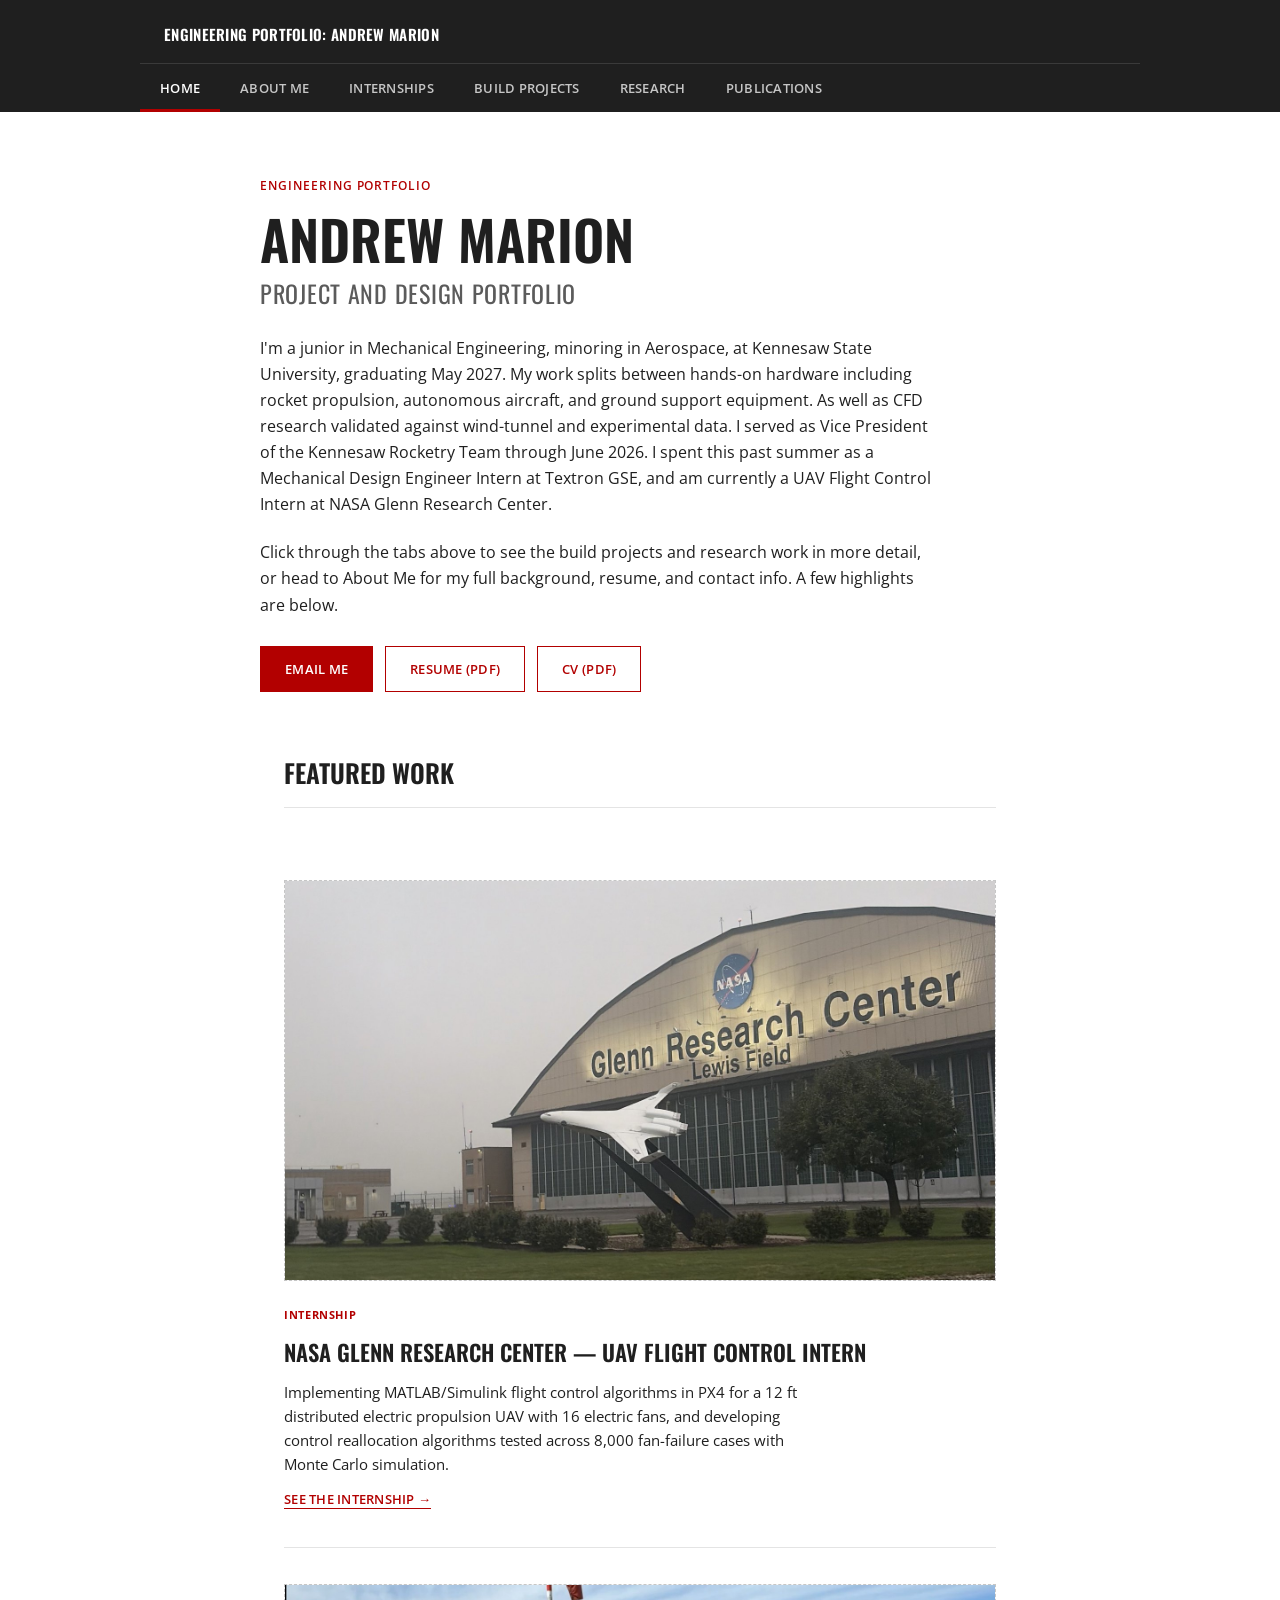
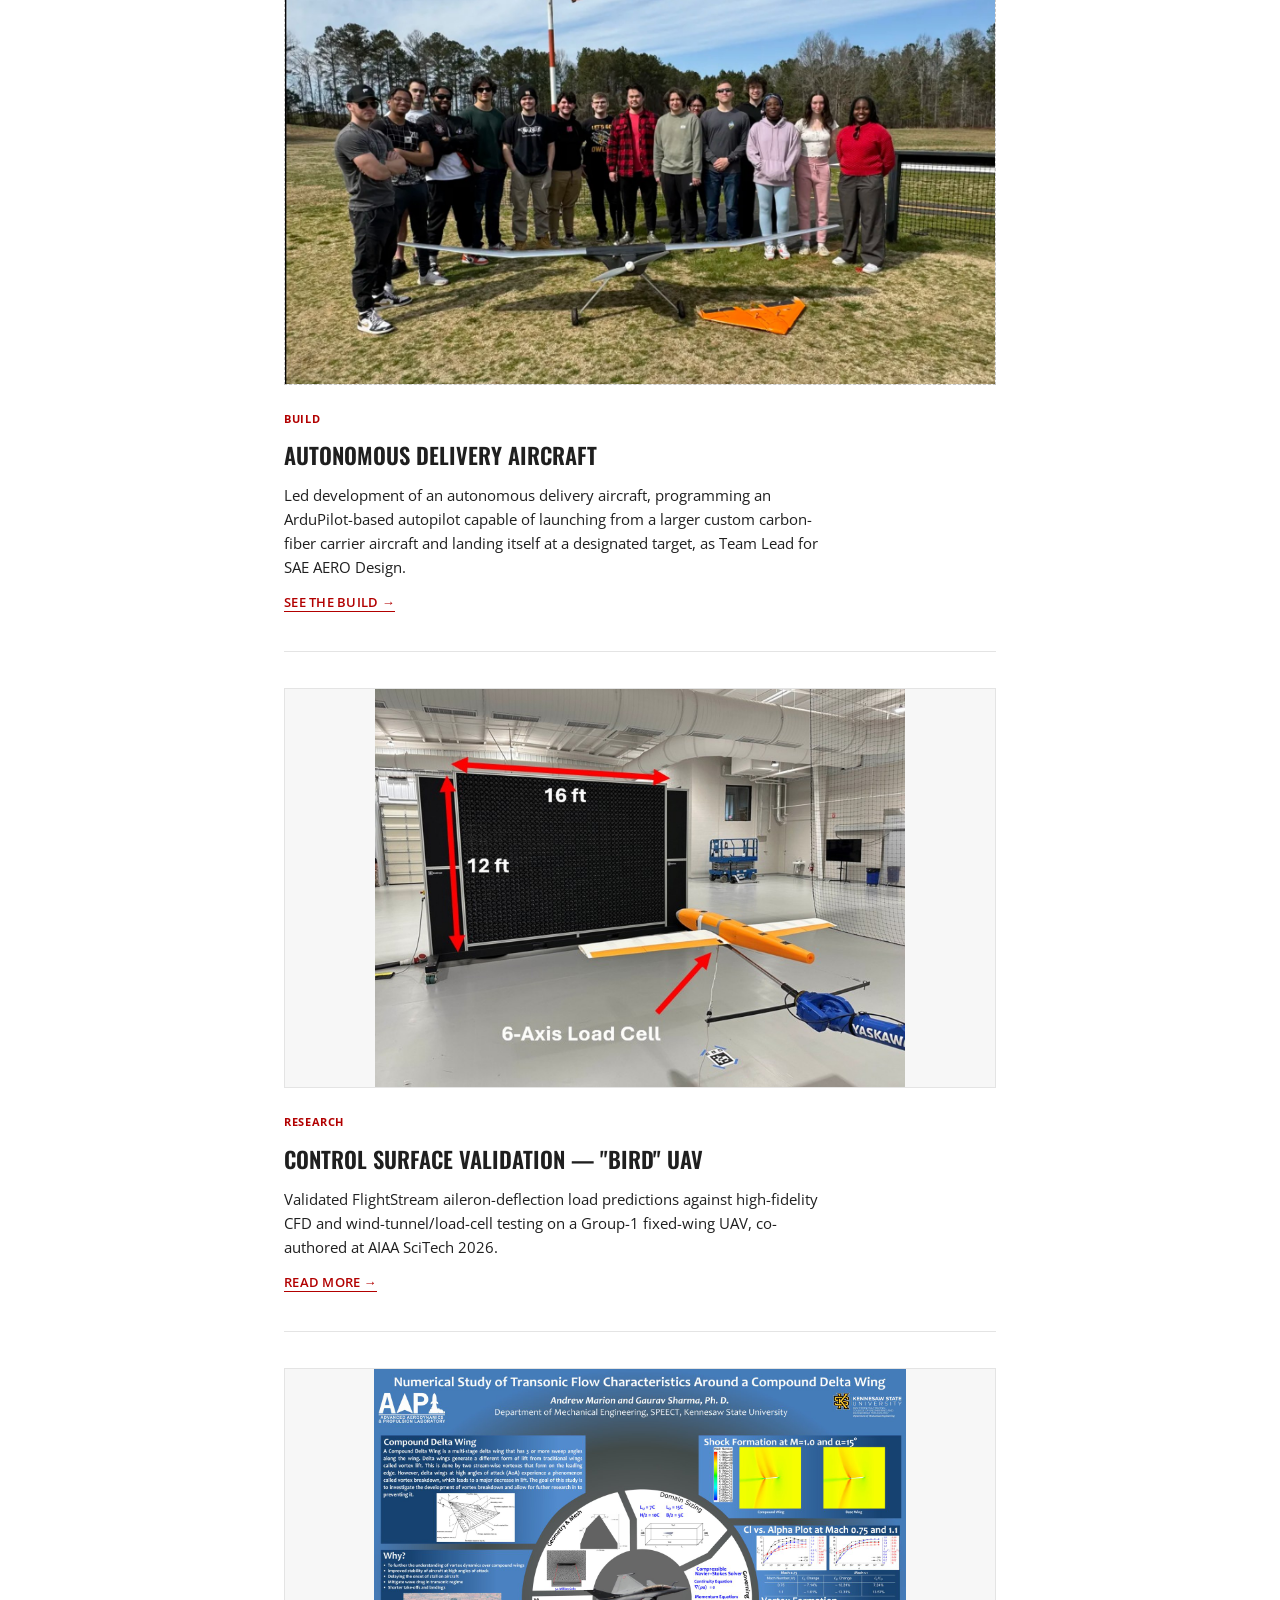
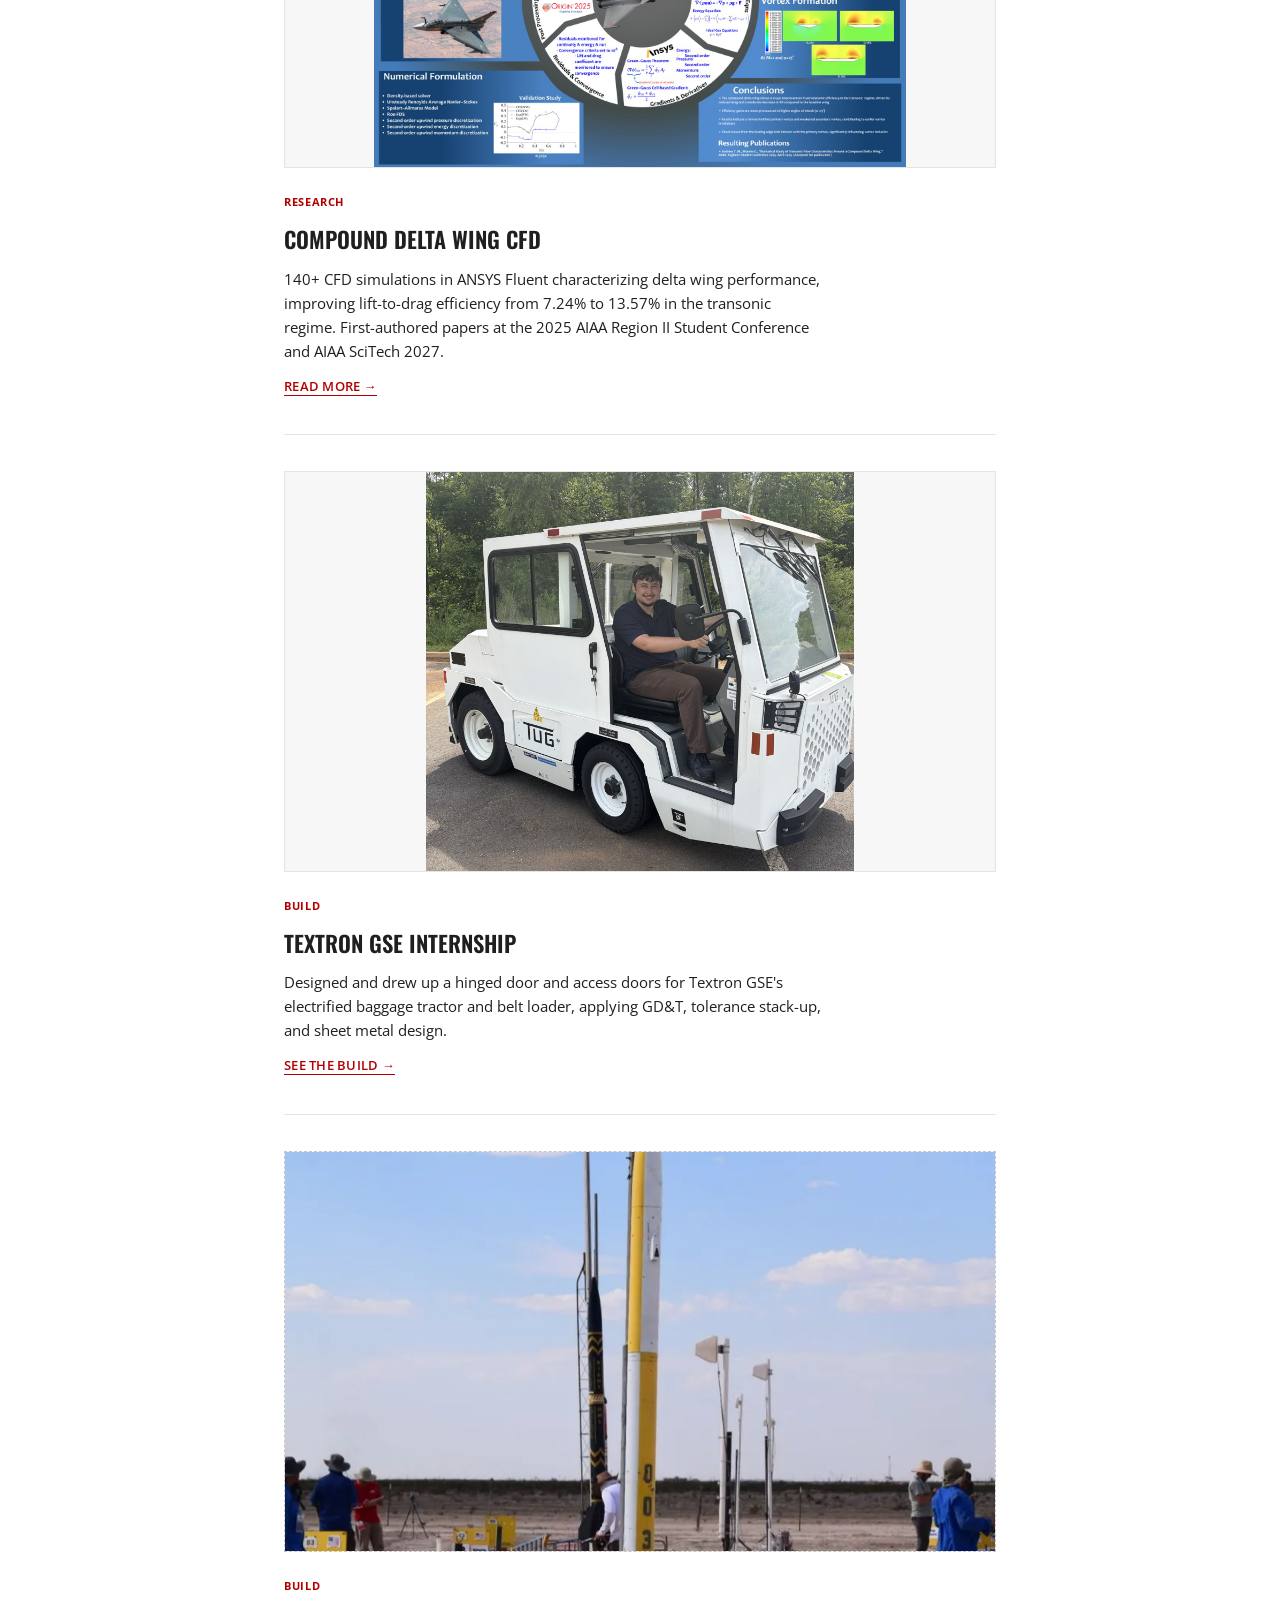
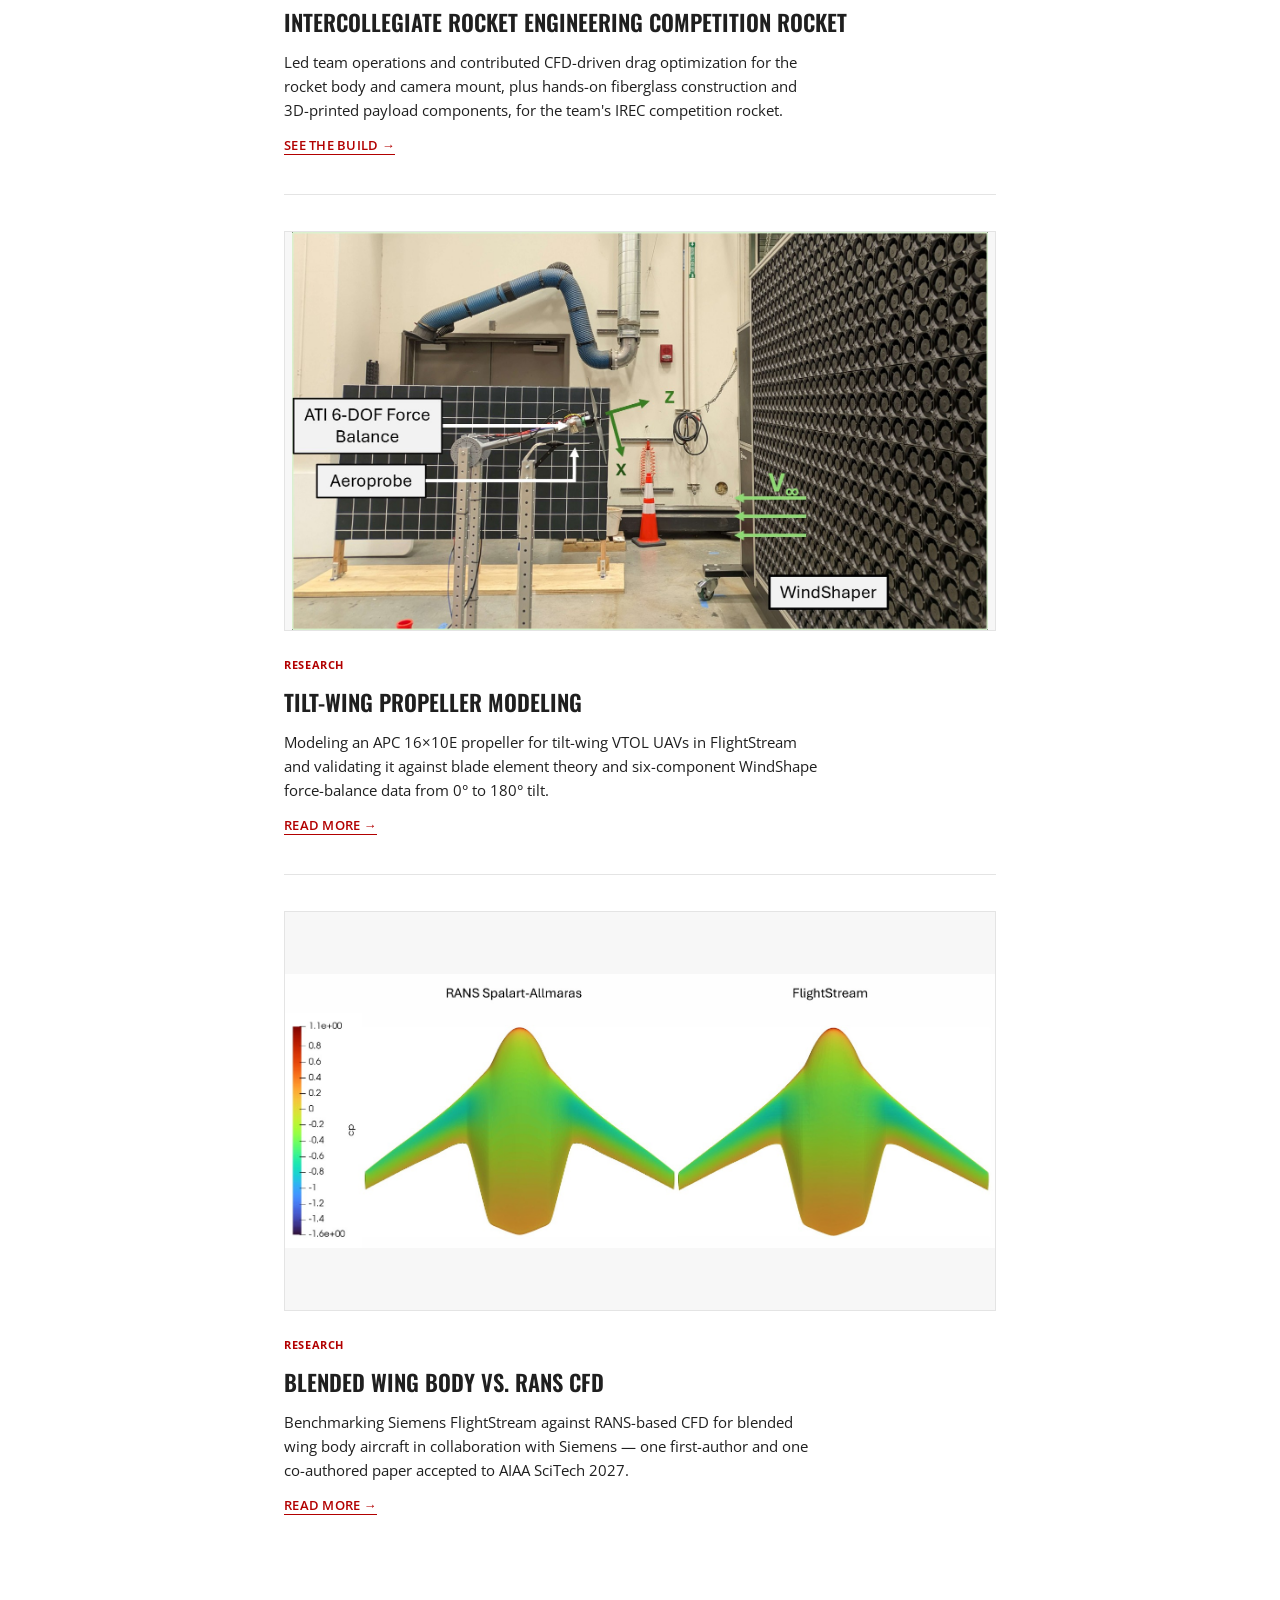
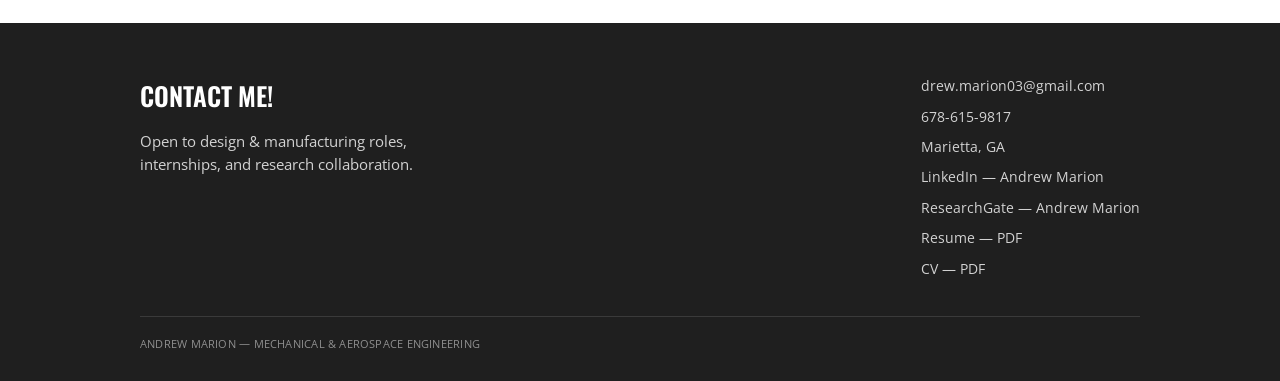
<file: index.html>
<!DOCTYPE html>
<html lang="en">
<head>
<meta charset="UTF-8">
<meta name="viewport" content="width=device-width, initial-scale=1.0">
<title>Home — Andrew Marion | Engineering Portfolio</title>
<meta name="description" content="Andrew Marion — mechanical and aerospace engineering student at Kennesaw State University. Build projects, CFD research, internships including NASA Glenn, and AIAA publications.">
<meta property="og:title" content="Home — Andrew Marion | Engineering Portfolio">
<meta property="og:description" content="Andrew Marion — mechanical and aerospace engineering student at Kennesaw State University. Build projects, CFD research, internships including NASA Glenn, and AIAA publications.">
<meta property="og:type" content="website">
<meta property="og:image" content="apple-touch-icon.png">
<link rel="preconnect" href="https://fonts.googleapis.com">
<link rel="preconnect" href="https://fonts.gstatic.com" crossorigin>
<link href="https://fonts.googleapis.com/css2?family=Oswald:wght@400;500;600;700&family=Open+Sans:ital,wght@0,400;0,600;0,700;1,400&display=swap" rel="stylesheet">
<link rel="icon" href="favicon.svg?v=2" type="image/svg+xml">
<link rel="icon" href="favicon-32.png?v=2" sizes="32x32" type="image/png">
<link rel="apple-touch-icon" href="apple-touch-icon.png?v=2">
<link rel="stylesheet" href="style.css">
</head>
<body>

<header>
  <div class="site-title-row">
    <a href="index.html" class="site-title">Engineering Portfolio: Andrew Marion</a>
  </div>
  <nav>
    <a href="index.html" class="active">Home</a>
    <a href="about.html">About Me</a>
    <a href="internships.html">Internships</a>
    <a href="build.html">Build Projects</a>
    <a href="research.html">Research</a>
    <a href="publications.html">Publications</a>
  </nav>
</header>

<section class="page-hero">
  <div class="page-hero-inner">
    <div class="eyebrow">Engineering Portfolio</div>
    <h1>Andrew Marion</h1>
    <div class="subtitle">Project and Design Portfolio</div>
    <p>I'm a junior in Mechanical Engineering, minoring in Aerospace, at Kennesaw State University, graduating May 2027. My work splits between hands-on hardware including rocket propulsion, autonomous aircraft, and ground support equipment. As well as CFD research validated against wind-tunnel and experimental data. I served as Vice President of the Kennesaw Rocketry Team through June 2026. I spent this past summer as a Mechanical Design Engineer Intern at Textron GSE, and am currently a UAV Flight Control Intern at NASA Glenn Research Center.</p>
    <p>Click through the tabs above to see the build projects and research work in more detail, or head to About Me for my full background, resume, and contact info. A few highlights are below.</p>
    <a class="btn" href="mailto:drew.marion03@gmail.com">Email me</a>
    <a class="btn btn-outline" href="Andrew_Marion_Resume.pdf" target="_blank" rel="noopener">Resume (PDF)</a>
    <a class="btn btn-outline" href="Andrew_Marion_CV.pdf" target="_blank" rel="noopener">CV (PDF)</a>
  </div>
</section>

<div class="feed">
  <h2 class="reveal">Featured Work</h2>

  <div class="feed-item reveal">
    <a class="feed-photo" href="internships.html#nasa-grc">
      <img src="img/nasa-glenn-hangar.jpg" alt="NASA Glenn Research Center hangar at Lewis Field with a blended wing body model mounted out front">
    </a>
    <div class="feed-text">
      <span class="tag build">Internship</span>
      <h3><a href="internships.html#nasa-grc">NASA Glenn Research Center — UAV Flight Control Intern</a></h3>
      <p>Implementing MATLAB/Simulink flight control algorithms in PX4 for a 12 ft distributed electric propulsion UAV with 16 electric fans, and developing control reallocation algorithms tested across 8,000 fan-failure cases with Monte Carlo simulation.</p>
      <a class="more" href="internships.html#nasa-grc">See the internship →</a>
    </div>
  </div>

  <div class="feed-item reveal">
    <a class="feed-photo" href="build.html#pada">
      <img src="img/pada-team-photo.jpg" alt="SAE AERO Design team with the Powered Autonomous Delivery Aircraft (PADA) carrier and detachable flying wing">
    </a>
    <div class="feed-text">
      <span class="tag build">Build</span>
      <h3><a href="build.html#pada">Autonomous Delivery Aircraft</a></h3>
      <p>Led development of an autonomous delivery aircraft, programming an ArduPilot-based autopilot capable of launching from a larger custom carbon-fiber carrier aircraft and landing itself at a designated target, as Team Lead for SAE AERO Design.</p>
      <a class="more" href="build.html#pada">See the build →</a>
    </div>
  </div>

  <div class="feed-item reveal">
    <a class="feed-photo" href="research.html#bird">
      <img src="img/bird-uav-load-cell-test.jpg" style="object-fit:contain" alt="S2F-BD213 Bird UAV mounted on a 6-axis load cell during WindShape wind-tunnel control surface validation testing">
    </a>
    <div class="feed-text">
      <span class="tag">Research</span>
      <h3><a href="research.html#bird">Control Surface Validation — "Bird" UAV</a></h3>
      <p>Validated FlightStream aileron-deflection load predictions against high-fidelity CFD and wind-tunnel/load-cell testing on a Group-1 fixed-wing UAV, co-authored at AIAA SciTech 2026.</p>
      <a class="more" href="research.html#bird">Read more →</a>
    </div>
  </div>

  <div class="feed-item reveal">
    <a class="feed-photo" href="research.html#delta">
      <img src="img/compound-delta-wing-poster.jpg" style="object-fit:contain" alt="Conference poster: Numerical Study of Transonic Flow Characteristics Around a Compound Delta Wing">
    </a>
    <div class="feed-text">
      <span class="tag">Research</span>
      <h3><a href="research.html#delta">Compound Delta Wing CFD</a></h3>
      <p>140+ CFD simulations in ANSYS Fluent characterizing delta wing performance, improving lift-to-drag efficiency from 7.24% to 13.57% in the transonic regime. First-authored papers at the 2025 AIAA Region II Student Conference and AIAA SciTech 2027.</p>
      <a class="more" href="research.html#delta">Read more →</a>
    </div>
  </div>

  <div class="feed-item reveal">
    <a class="feed-photo" href="internships.html#textron">
      <img src="img/textron-tug-tractor.jpg" style="object-fit:contain" alt="Andrew Marion seated in a Textron TUG electric baggage tractor at Textron GSE, Cartersville, GA">
    </a>
    <div class="feed-text">
      <span class="tag build">Build</span>
      <h3><a href="internships.html#textron">Textron GSE Internship</a></h3>
      <p>Designed and drew up a hinged door and access doors for Textron GSE's electrified baggage tractor and belt loader, applying GD&amp;T, tolerance stack-up, and sheet metal design.</p>
      <a class="more" href="internships.html#textron">See the build →</a>
    </div>
  </div>

  <div class="feed-item reveal">
    <a class="feed-photo" href="build.html#irec">
      <img src="img/irec-rocket-launchpad.jpg" alt="Kennesaw Rocketry Team competition rocket on the launch pad at an intercollegiate rocket engineering competition">
    </a>
    <div class="feed-text">
      <span class="tag build">Build</span>
      <h3><a href="build.html#irec">Intercollegiate Rocket Engineering Competition Rocket</a></h3>
      <p>Led team operations and contributed CFD-driven drag optimization for the rocket body and camera mount, plus hands-on fiberglass construction and 3D-printed payload components, for the team's IREC competition rocket.</p>
      <a class="more" href="build.html#irec">See the build →</a>
    </div>
  </div>

  <div class="feed-item reveal">
    <a class="feed-photo" href="research.html#propeller">
      <img src="img/propeller-windshape-setup.jpg" style="object-fit:contain" alt="Isolated propeller test setup at the WindShape fan-array facility, with a six-axis force balance and aeroprobe">
    </a>
    <div class="feed-text">
      <span class="tag">Research</span>
      <h3><a href="research.html#propeller">Tilt-Wing Propeller Modeling</a></h3>
      <p>Modeling an APC 16×10E propeller for tilt-wing VTOL UAVs in FlightStream and validating it against blade element theory and six-component WindShape force-balance data from 0° to 180° tilt.</p>
      <a class="more" href="research.html#propeller">Read more →</a>
    </div>
  </div>

  <div class="feed-item reveal">
    <a class="feed-photo" href="research.html#bwb">
      <img src="img/bwb-rans-flightstream.jpg" style="object-fit:contain" alt="RANS Spalart-Allmaras vs FlightStream pressure coefficient comparison on blended wing body aircraft">
    </a>
    <div class="feed-text">
      <span class="tag">Research</span>
      <h3><a href="research.html#bwb">Blended Wing Body vs. RANS CFD</a></h3>
      <p>Benchmarking Siemens FlightStream against RANS-based CFD for blended wing body aircraft in collaboration with Siemens — one first-author and one co-authored paper accepted to AIAA SciTech 2027.</p>
      <a class="more" href="research.html#bwb">Read more →</a>
    </div>
  </div>
</div>

<footer>
  <div class="foot-grid">
    <div>
      <h3>Contact me!</h3>
      <p style="max-width:34ch; font-size:14.5px; margin-top:6px;">Open to design &amp; manufacturing roles, internships, and research collaboration.</p>
    </div>
    <div class="contact-list">
      <a href="mailto:drew.marion03@gmail.com">drew.marion03@gmail.com</a>
      <a href="tel:+16786159817">678-615-9817</a>
      <span>Marietta, GA</span>
      <a href="https://www.linkedin.com/in/andrew-marion/" target="_blank" rel="noopener">LinkedIn — Andrew Marion</a>
      <a href="https://www.researchgate.net/profile/Andrew-Marion" target="_blank" rel="noopener">ResearchGate — Andrew Marion</a>
      <a href="Andrew_Marion_Resume.pdf" target="_blank" rel="noopener">Resume — PDF</a>
      <a href="Andrew_Marion_CV.pdf" target="_blank" rel="noopener">CV — PDF</a>
    </div>
  </div>
  <div class="foot-bottom">
    <span>Andrew Marion — Mechanical &amp; Aerospace Engineering</span>
  </div>
</footer>

<script>
  const io = new IntersectionObserver((entries)=>{
    entries.forEach(e=>{ if(e.isIntersecting){ e.target.classList.add('in'); io.unobserve(e.target);} });
  }, {threshold:0.1});
  document.querySelectorAll('.reveal').forEach(el=>io.observe(el));
</script>
</body>
</html>
</file>
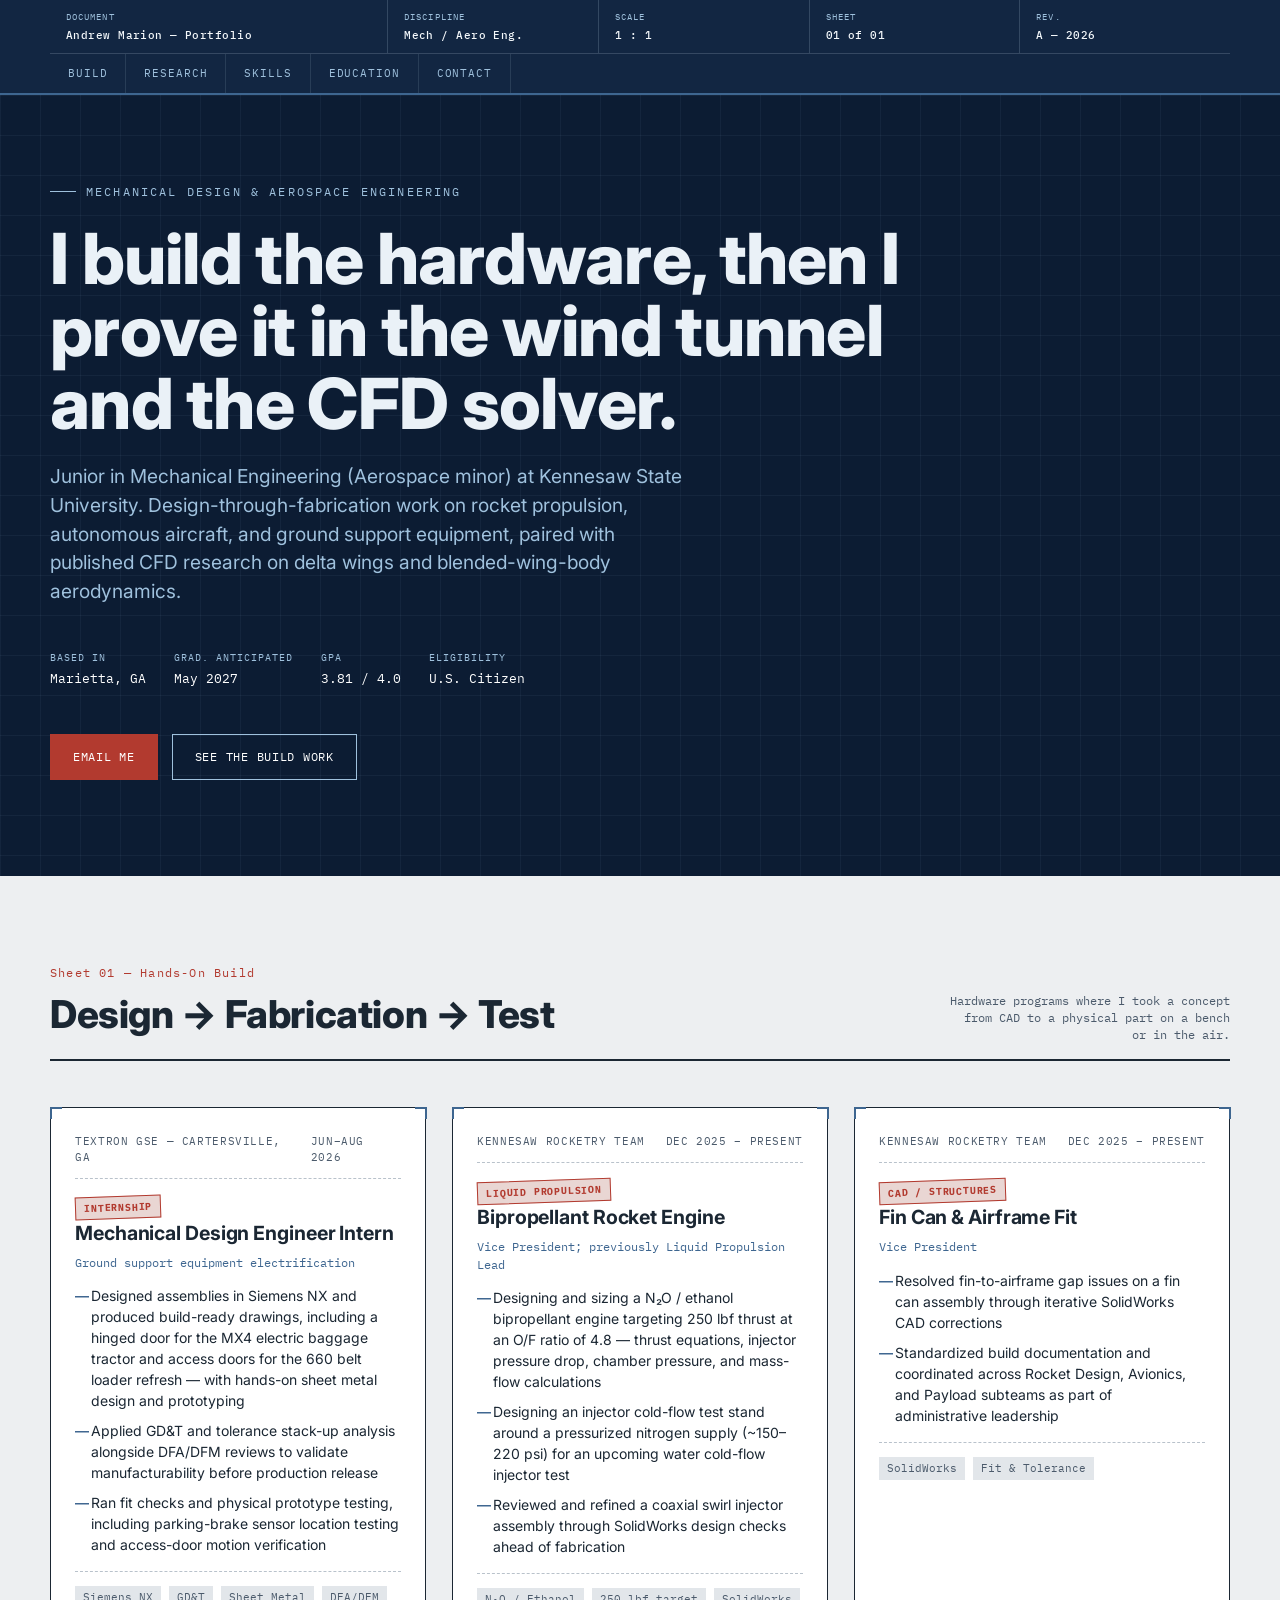
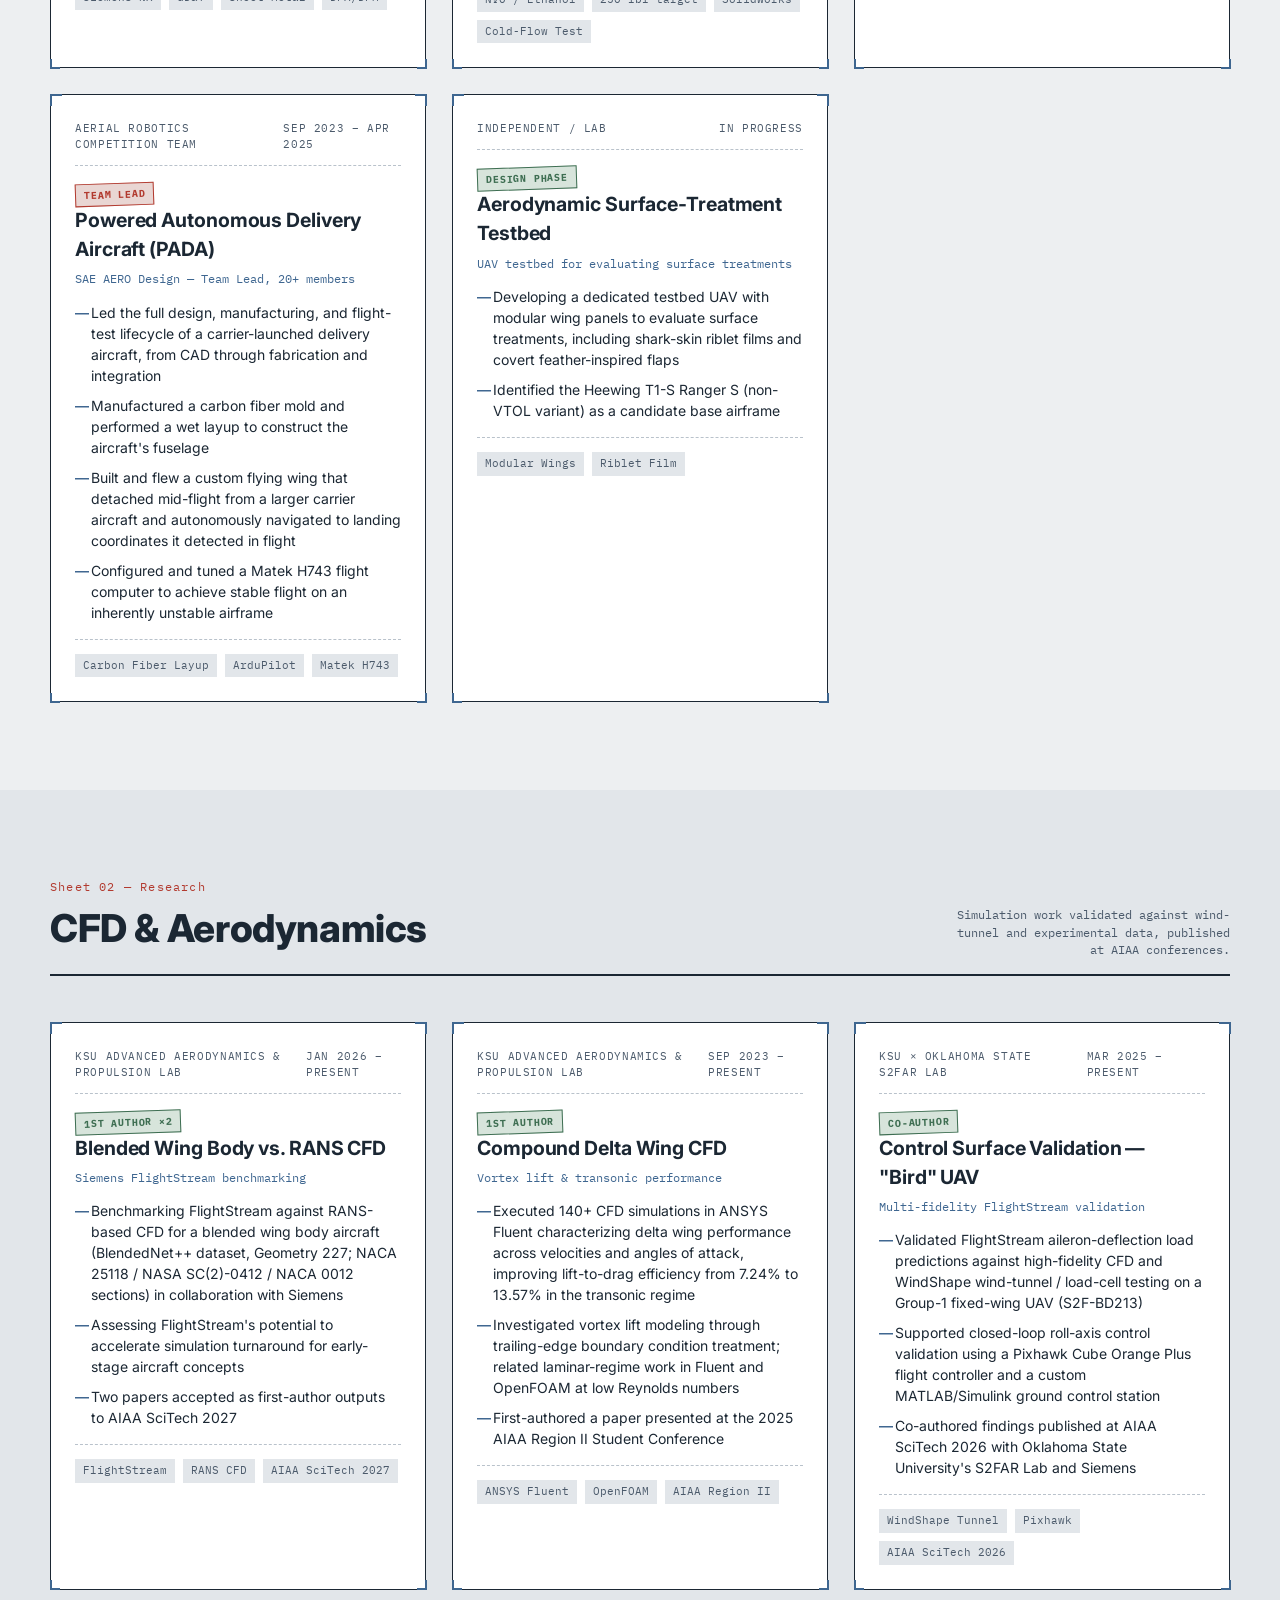
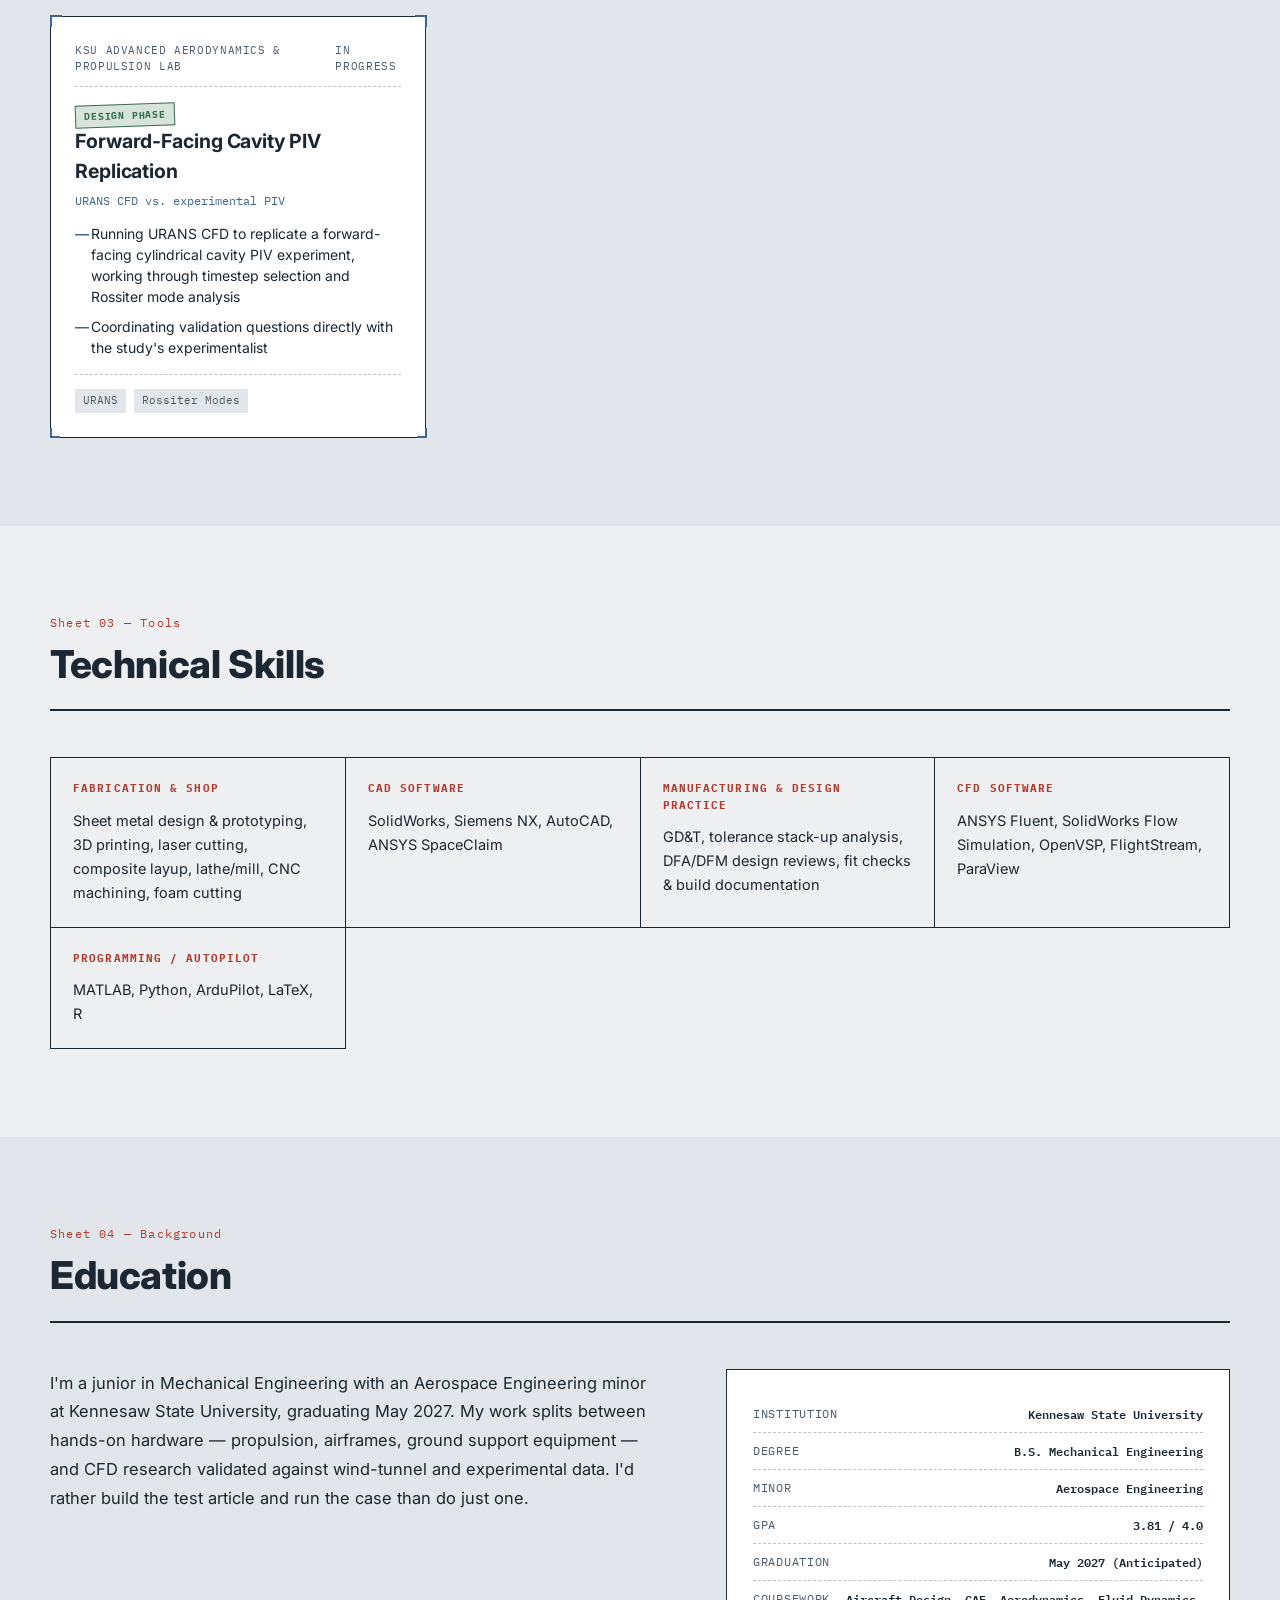
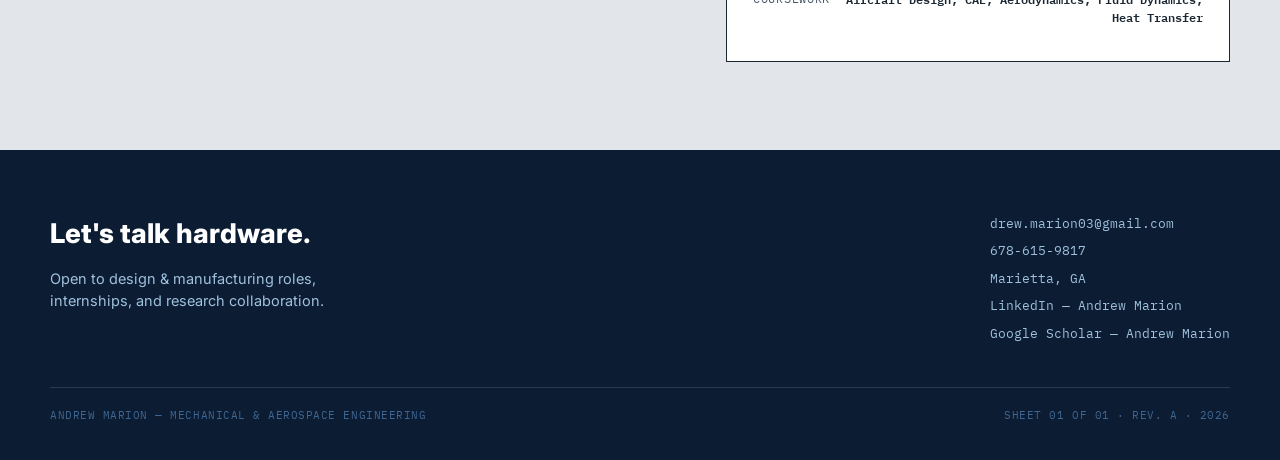
<file: andrew-marion-portfolio.html>
<!DOCTYPE html>
<html lang="en">
<head>
<meta charset="UTF-8">
<meta name="viewport" content="width=device-width, initial-scale=1.0">
<title>Andrew Marion — Mechanical &amp; Aerospace Engineer</title>
<link rel="preconnect" href="https://fonts.googleapis.com">
<link rel="preconnect" href="https://fonts.gstatic.com" crossorigin>
<link href="https://fonts.googleapis.com/css2?family=IBM+Plex+Mono:ital,wght@0,400;0,500;0,600;0,700;1,400&family=Inter:wght@400;500;600;700;800&display=swap" rel="stylesheet">
<style>
  :root{
    --paper:#EDEFF1;
    --paper-2:#E2E6EA;
    --navy:#122642;
    --navy-2:#0C1C33;
    --blue:#3E6690;
    --blue-light:#9FC1DD;
    --line-on-blue:#CFE3F2;
    --ink:#1B2733;
    --ink-soft:#4B5A6B;
    --stamp:#B23A2F;
    --stamp-soft:#E9D6D3;
    --ok:#3E6E52;
    --ok-soft:#D7E4DB;
    --mono: 'IBM Plex Mono', ui-monospace, monospace;
    --sans: 'Inter', -apple-system, sans-serif;
  }
  *{box-sizing:border-box; margin:0; padding:0;}
  html{scroll-behavior:smooth;}
  body{
    background:var(--paper);
    color:var(--ink);
    font-family:var(--sans);
    line-height:1.5;
    -webkit-font-smoothing:antialiased;
  }
  a{color:inherit;}

  /* faint grid-paper texture */
  .grid-bg{
    background-image:
      linear-gradient(rgba(62,102,144,0.07) 1px, transparent 1px),
      linear-gradient(90deg, rgba(62,102,144,0.07) 1px, transparent 1px);
    background-size:28px 28px;
  }

  /* ============ TITLE BLOCK HEADER (signature element) ============ */
  header{
    position:sticky; top:0; z-index:50;
    background:var(--navy);
    color:var(--line-on-blue);
    border-bottom:2px solid var(--blue);
  }
  .titleblock{
    max-width:1180px; margin:0 auto;
    display:grid;
    grid-template-columns: 1.6fr 1fr 1fr 1fr 1fr;
    font-family:var(--mono);
    font-size:11px;
    letter-spacing:0.04em;
  }
  .tb-cell{
    padding:10px 16px;
    border-left:1px solid rgba(207,227,242,0.18);
  }
  .tb-cell:first-child{border-left:none;}
  .tb-label{ color:var(--blue-light); text-transform:uppercase; font-size:9px; letter-spacing:0.12em; display:block; margin-bottom:3px;}
  .tb-value{ color:#F4F8FB; font-weight:500;}
  nav{
    max-width:1180px; margin:0 auto;
    display:flex; gap:0; overflow-x:auto;
    border-top:1px solid rgba(207,227,242,0.18);
  }
  nav a{
    font-family:var(--mono); font-size:11px; letter-spacing:0.08em; text-transform:uppercase;
    padding:11px 18px; white-space:nowrap; text-decoration:none; color:var(--blue-light);
    border-right:1px solid rgba(207,227,242,0.12);
    transition:background .15s, color .15s;
  }
  nav a:hover, nav a:focus-visible{ background:rgba(159,193,221,0.12); color:#fff; outline:none;}

  /* ============ HERO ============ */
  .hero{
    background:var(--navy-2);
    color:#EAF1F7;
    position:relative;
    overflow:hidden;
    padding:88px 24px 96px;
  }
  .hero::before{
    content:"";
    position:absolute; inset:0;
    background-image:
      linear-gradient(rgba(159,193,221,0.06) 1px, transparent 1px),
      linear-gradient(90deg, rgba(159,193,221,0.06) 1px, transparent 1px);
    background-size:40px 40px;
    pointer-events:none;
  }
  .hero-inner{ max-width:1180px; margin:0 auto; position:relative;}
  .eyebrow{
    font-family:var(--mono); font-size:12px; letter-spacing:0.18em; text-transform:uppercase;
    color:var(--blue-light); margin-bottom:22px; display:flex; align-items:center; gap:10px;
  }
  .eyebrow::before{ content:""; width:26px; height:1px; background:var(--blue-light);}
  h1{
    font-family:var(--sans); font-weight:800;
    font-size:clamp(2.4rem, 5.5vw, 4.4rem);
    line-height:1.03; letter-spacing:-0.01em;
    max-width:900px;
  }
  .hero-sub{
    font-size:clamp(1rem,1.6vw,1.2rem); color:var(--blue-light);
    max-width:640px; margin-top:22px; font-weight:400;
  }
  .hero-meta{
    display:flex; flex-wrap:wrap; gap:28px; margin-top:44px;
    font-family:var(--mono); font-size:12.5px;
  }
  .hero-meta div span{ display:block;}
  .hero-meta .k{ color:var(--blue-light); text-transform:uppercase; letter-spacing:.1em; font-size:10px; margin-bottom:4px;}
  .hero-meta .v{ color:#fff;}
  .hero-cta{ margin-top:46px; display:flex; gap:14px; flex-wrap:wrap;}
  .btn{
    font-family:var(--mono); font-size:12px; letter-spacing:.06em; text-transform:uppercase;
    padding:13px 22px; text-decoration:none; display:inline-flex; align-items:center; gap:8px;
    border:1px solid var(--blue-light); color:#fff; transition:all .15s;
  }
  .btn:hover{ background:var(--blue-light); color:var(--navy-2);}
  .btn.solid{ background:var(--stamp); border-color:var(--stamp); color:#fff;}
  .btn.solid:hover{ background:#96302A; border-color:#96302A; color:#fff;}

  /* ============ SECTION SHELL ============ */
  section{ padding:88px 24px; }
  .wrap{ max-width:1180px; margin:0 auto;}
  .sec-head{
    display:flex; justify-content:space-between; align-items:flex-end; gap:24px;
    margin-bottom:46px; flex-wrap:wrap;
    border-bottom:2px solid var(--ink); padding-bottom:16px;
  }
  .sec-num{ font-family:var(--mono); font-size:12px; color:var(--stamp); letter-spacing:.1em;}
  h2{
    font-family:var(--sans); font-weight:800; font-size:clamp(1.7rem,3vw,2.4rem);
    letter-spacing:-0.01em; margin-top:4px;
  }
  .sec-note{ font-family:var(--mono); font-size:11.5px; color:var(--ink-soft); text-align:right; max-width:280px;}

  /* ============ PROJECT "SHEET" CARDS ============ */
  .sheets{ display:grid; gap:26px; grid-template-columns:repeat(auto-fit, minmax(320px,1fr)); }
  .sheet{
    background:#fff;
    border:1.5px solid var(--ink);
    position:relative;
    padding:26px 24px 24px;
    transition:transform .18s ease, box-shadow .18s ease;
  }
  .sheet:hover{ transform:translateY(-4px); box-shadow:8px 8px 0 rgba(18,38,66,0.12);}
  .sheet::before, .sheet::after,
  .sheet .tick-br, .sheet .tick-bl{
    content:""; position:absolute; width:10px; height:10px; border-color:var(--blue); border-style:solid;
  }
  .sheet::before{ top:-1.5px; left:-1.5px; border-width:2px 0 0 2px;}
  .sheet::after{ top:-1.5px; right:-1.5px; border-width:2px 2px 0 0;}
  .tick-bl{ bottom:-1.5px; left:-1.5px; border-width:0 0 2px 2px;}
  .tick-br{ bottom:-1.5px; right:-1.5px; border-width:0 2px 2px 0;}
  .sheet-top{
    display:flex; justify-content:space-between; align-items:flex-start; gap:10px;
    font-family:var(--mono); font-size:10.5px; letter-spacing:.06em; text-transform:uppercase;
    color:var(--ink-soft); margin-bottom:14px; padding-bottom:12px; border-bottom:1px dashed #B9C2CB;
  }
  .stamp-tag{
    font-family:var(--mono); font-size:10px; font-weight:700; letter-spacing:.08em; text-transform:uppercase;
    padding:3px 8px; border:1.5px solid var(--ok); color:var(--ok); background:var(--ok-soft);
    transform:rotate(-2deg); display:inline-block;
  }
  .stamp-tag.build{ border-color:var(--stamp); color:var(--stamp); background:var(--stamp-soft);}
  .sheet h3{
    font-family:var(--sans); font-size:1.22rem; font-weight:700; margin-bottom:6px; letter-spacing:-.005em;
  }
  .sheet .org{ font-family:var(--mono); font-size:11.5px; color:var(--blue); margin-bottom:14px;}
  .sheet ul{ list-style:none; display:flex; flex-direction:column; gap:9px; margin-bottom:16px;}
  .sheet ul li{
    font-size:14px; color:var(--ink); padding-left:16px; position:relative; line-height:1.5;
  }
  .sheet ul li::before{
    content:"—"; position:absolute; left:0; color:var(--blue); font-weight:600;
  }
  .specs{
    display:flex; flex-wrap:wrap; gap:8px; margin-top:auto; padding-top:14px; border-top:1px dashed #B9C2CB;
  }
  .spec{
    font-family:var(--mono); font-size:10.5px; color:var(--ink-soft);
    background:var(--paper-2); padding:4px 8px;
  }

  /* ============ SKILLS ============ */
  .skill-grid{ display:grid; grid-template-columns:repeat(auto-fit,minmax(240px,1fr)); gap:0; border-top:1.5px solid var(--ink); border-left:1.5px solid var(--ink);}
  .skill-col{ border-right:1.5px solid var(--ink); border-bottom:1.5px solid var(--ink); padding:22px 22px;}
  .skill-col h4{
    font-family:var(--mono); font-size:11px; text-transform:uppercase; letter-spacing:.1em;
    color:var(--stamp); margin-bottom:12px;
  }
  .skill-col p{ font-size:14.5px; color:var(--ink); line-height:1.65;}

  /* ============ EDUCATION / ABOUT ============ */
  .about-grid{ display:grid; grid-template-columns: 1.1fr 0.9fr; gap:60px; align-items:start;}
  .about-grid p{ font-size:16.5px; color:var(--ink); line-height:1.75; margin-bottom:18px; max-width:60ch;}
  .edu-block{
    background:#fff; border:1.5px solid var(--ink); padding:26px;
  }
  .edu-block .tb-label{ color:var(--stamp);}
  .edu-row{ display:flex; justify-content:space-between; font-family:var(--mono); font-size:12px; padding:9px 0; border-bottom:1px dashed #B9C2CB;}
  .edu-row:last-child{ border-bottom:none;}
  .edu-row .k{ color:var(--ink-soft); text-transform:uppercase; letter-spacing:.06em;}
  .edu-row .v{ color:var(--ink); font-weight:600; text-align:right;}

  /* ============ FOOTER ============ */
  footer{
    background:var(--navy-2); color:var(--blue-light); padding:64px 24px 36px;
  }
  .foot-grid{ max-width:1180px; margin:0 auto; display:flex; justify-content:space-between; flex-wrap:wrap; gap:36px;}
  footer h3{ color:#fff; font-family:var(--sans); font-size:1.7rem; font-weight:800; margin-bottom:14px;}
  footer .contact-list{ font-family:var(--mono); font-size:13px; display:flex; flex-direction:column; gap:8px;}
  footer .contact-list a{ text-decoration:none; color:var(--blue-light); transition:color .15s;}
  footer .contact-list a:hover{ color:#fff;}
  .foot-bottom{
    max-width:1180px; margin:44px auto 0; padding-top:20px; border-top:1px solid rgba(159,193,221,0.18);
    font-family:var(--mono); font-size:10.5px; letter-spacing:.05em; color:var(--blue); text-transform:uppercase;
    display:flex; justify-content:space-between; flex-wrap:wrap; gap:10px;
  }

  /* reveal animation */
  .reveal{ opacity:0; transform:translateY(18px); transition:opacity .55s ease, transform .55s ease;}
  .reveal.in{ opacity:1; transform:translateY(0);}

  @media (max-width:820px){
    .titleblock{ grid-template-columns:1fr 1fr; }
    .tb-cell:nth-child(3), .tb-cell:nth-child(4), .tb-cell:nth-child(5){ display:none;}
    .about-grid{ grid-template-columns:1fr;}
    .hero{ padding:64px 20px 72px;}
  }
  @media (prefers-reduced-motion: reduce){
    html{ scroll-behavior:auto;}
    .reveal{ transition:none; opacity:1; transform:none;}
    .sheet{ transition:none;}
  }
</style>
</head>
<body>

<header>
  <div class="titleblock">
    <div class="tb-cell">
      <span class="tb-label">Document</span>
      <span class="tb-value">Andrew Marion — Portfolio</span>
    </div>
    <div class="tb-cell">
      <span class="tb-label">Discipline</span>
      <span class="tb-value">Mech / Aero Eng.</span>
    </div>
    <div class="tb-cell">
      <span class="tb-label">Scale</span>
      <span class="tb-value">1 : 1</span>
    </div>
    <div class="tb-cell">
      <span class="tb-label">Sheet</span>
      <span class="tb-value">01 of 01</span>
    </div>
    <div class="tb-cell">
      <span class="tb-label">Rev.</span>
      <span class="tb-value">A — 2026</span>
    </div>
  </div>
  <nav>
    <a href="#build">Build</a>
    <a href="#research">Research</a>
    <a href="#skills">Skills</a>
    <a href="#education">Education</a>
    <a href="#contact">Contact</a>
  </nav>
</header>

<section class="hero grid-bg">
  <div class="hero-inner">
    <div class="eyebrow">Mechanical Design &amp; Aerospace Engineering</div>
    <h1>I build the hardware, then I prove it in the wind tunnel and the CFD solver.</h1>
    <p class="hero-sub">Junior in Mechanical Engineering (Aerospace minor) at Kennesaw State University. Design-through-fabrication work on rocket propulsion, autonomous aircraft, and ground support equipment, paired with published CFD research on delta wings and blended-wing-body aerodynamics.</p>
    <div class="hero-meta">
      <div><span class="k">Based in</span><span class="v">Marietta, GA</span></div>
      <div><span class="k">Grad. anticipated</span><span class="v">May 2027</span></div>
      <div><span class="k">GPA</span><span class="v">3.81 / 4.0</span></div>
      <div><span class="k">Eligibility</span><span class="v">U.S. Citizen</span></div>
    </div>
    <div class="hero-cta">
      <a class="btn solid" href="mailto:drew.marion03@gmail.com">Email me</a>
      <a class="btn" href="#build">See the build work</a>
    </div>
  </div>
</section>

<section id="build">
  <div class="wrap">
    <div class="sec-head reveal">
      <div>
        <div class="sec-num">Sheet 01 — Hands-On Build</div>
        <h2>Design → Fabrication → Test</h2>
      </div>
      <div class="sec-note">Hardware programs where I took a concept from CAD to a physical part on a bench or in the air.</div>
    </div>

    <div class="sheets">

      <div class="sheet reveal">
        <span class="tick-bl"></span><span class="tick-br"></span>
        <div class="sheet-top"><span>Textron GSE — Cartersville, GA</span><span>Jun–Aug 2026</span></div>
        <span class="stamp-tag build">Internship</span>
        <h3>Mechanical Design Engineer Intern</h3>
        <div class="org">Ground support equipment electrification</div>
        <ul>
          <li>Designed assemblies in Siemens NX and produced build-ready drawings, including a hinged door for the MX4 electric baggage tractor and access doors for the 660 belt loader refresh — with hands-on sheet metal design and prototyping</li>
          <li>Applied GD&amp;T and tolerance stack-up analysis alongside DFA/DFM reviews to validate manufacturability before production release</li>
          <li>Ran fit checks and physical prototype testing, including parking-brake sensor location testing and access-door motion verification</li>
        </ul>
        <div class="specs">
          <span class="spec">Siemens NX</span>
          <span class="spec">GD&amp;T</span>
          <span class="spec">Sheet Metal</span>
          <span class="spec">DFA/DFM</span>
        </div>
      </div>

      <div class="sheet reveal">
        <span class="tick-bl"></span><span class="tick-br"></span>
        <div class="sheet-top"><span>Kennesaw Rocketry Team</span><span>Dec 2025 – Present</span></div>
        <span class="stamp-tag build">Liquid Propulsion</span>
        <h3>Bipropellant Rocket Engine</h3>
        <div class="org">Vice President; previously Liquid Propulsion Lead</div>
        <ul>
          <li>Designing and sizing a N₂O / ethanol bipropellant engine targeting 250 lbf thrust at an O/F ratio of 4.8 — thrust equations, injector pressure drop, chamber pressure, and mass-flow calculations</li>
          <li>Designing an injector cold-flow test stand around a pressurized nitrogen supply (~150–220 psi) for an upcoming water cold-flow injector test</li>
          <li>Reviewed and refined a coaxial swirl injector assembly through SolidWorks design checks ahead of fabrication</li>
        </ul>
        <div class="specs">
          <span class="spec">N₂O / Ethanol</span>
          <span class="spec">250 lbf target</span>
          <span class="spec">SolidWorks</span>
          <span class="spec">Cold-Flow Test</span>
        </div>
      </div>

      <div class="sheet reveal">
        <span class="tick-bl"></span><span class="tick-br"></span>
        <div class="sheet-top"><span>Kennesaw Rocketry Team</span><span>Dec 2025 – Present</span></div>
        <span class="stamp-tag build">CAD / Structures</span>
        <h3>Fin Can &amp; Airframe Fit</h3>
        <div class="org">Vice President</div>
        <ul>
          <li>Resolved fin-to-airframe gap issues on a fin can assembly through iterative SolidWorks CAD corrections</li>
          <li>Standardized build documentation and coordinated across Rocket Design, Avionics, and Payload subteams as part of administrative leadership</li>
        </ul>
        <div class="specs">
          <span class="spec">SolidWorks</span>
          <span class="spec">Fit &amp; Tolerance</span>
        </div>
      </div>

      <div class="sheet reveal">
        <span class="tick-bl"></span><span class="tick-br"></span>
        <div class="sheet-top"><span>Aerial Robotics Competition Team</span><span>Sep 2023 – Apr 2025</span></div>
        <span class="stamp-tag build">Team Lead</span>
        <h3>Powered Autonomous Delivery Aircraft (PADA)</h3>
        <div class="org">SAE AERO Design — Team Lead, 20+ members</div>
        <ul>
          <li>Led the full design, manufacturing, and flight-test lifecycle of a carrier-launched delivery aircraft, from CAD through fabrication and integration</li>
          <li>Manufactured a carbon fiber mold and performed a wet layup to construct the aircraft's fuselage</li>
          <li>Built and flew a custom flying wing that detached mid-flight from a larger carrier aircraft and autonomously navigated to landing coordinates it detected in flight</li>
          <li>Configured and tuned a Matek H743 flight computer to achieve stable flight on an inherently unstable airframe</li>
        </ul>
        <div class="specs">
          <span class="spec">Carbon Fiber Layup</span>
          <span class="spec">ArduPilot</span>
          <span class="spec">Matek H743</span>
        </div>
      </div>

      <div class="sheet reveal">
        <span class="tick-bl"></span><span class="tick-br"></span>
        <div class="sheet-top"><span>Independent / Lab</span><span>In Progress</span></div>
        <span class="stamp-tag">Design Phase</span>
        <h3>Aerodynamic Surface-Treatment Testbed</h3>
        <div class="org">UAV testbed for evaluating surface treatments</div>
        <ul>
          <li>Developing a dedicated testbed UAV with modular wing panels to evaluate surface treatments, including shark-skin riblet films and covert feather-inspired flaps</li>
          <li>Identified the Heewing T1-S Ranger S (non-VTOL variant) as a candidate base airframe</li>
        </ul>
        <div class="specs">
          <span class="spec">Modular Wings</span>
          <span class="spec">Riblet Film</span>
        </div>
      </div>

    </div>
  </div>
</section>

<section class="grid-bg" id="research" style="background:var(--paper-2);">
  <div class="wrap">
    <div class="sec-head reveal">
      <div>
        <div class="sec-num">Sheet 02 — Research</div>
        <h2>CFD &amp; Aerodynamics</h2>
      </div>
      <div class="sec-note">Simulation work validated against wind-tunnel and experimental data, published at AIAA conferences.</div>
    </div>

    <div class="sheets">

      <div class="sheet reveal">
        <span class="tick-bl"></span><span class="tick-br"></span>
        <div class="sheet-top"><span>KSU Advanced Aerodynamics &amp; Propulsion Lab</span><span>Jan 2026 – Present</span></div>
        <span class="stamp-tag">1st Author ×2</span>
        <h3>Blended Wing Body vs. RANS CFD</h3>
        <div class="org">Siemens FlightStream benchmarking</div>
        <ul>
          <li>Benchmarking FlightStream against RANS-based CFD for a blended wing body aircraft (BlendedNet++ dataset, Geometry 227; NACA 25118 / NASA SC(2)-0412 / NACA 0012 sections) in collaboration with Siemens</li>
          <li>Assessing FlightStream's potential to accelerate simulation turnaround for early-stage aircraft concepts</li>
          <li>Two papers accepted as first-author outputs to AIAA SciTech 2027</li>
        </ul>
        <div class="specs">
          <span class="spec">FlightStream</span>
          <span class="spec">RANS CFD</span>
          <span class="spec">AIAA SciTech 2027</span>
        </div>
      </div>

      <div class="sheet reveal">
        <span class="tick-bl"></span><span class="tick-br"></span>
        <div class="sheet-top"><span>KSU Advanced Aerodynamics &amp; Propulsion Lab</span><span>Sep 2023 – Present</span></div>
        <span class="stamp-tag">1st Author</span>
        <h3>Compound Delta Wing CFD</h3>
        <div class="org">Vortex lift &amp; transonic performance</div>
        <ul>
          <li>Executed 140+ CFD simulations in ANSYS Fluent characterizing delta wing performance across velocities and angles of attack, improving lift-to-drag efficiency from 7.24% to 13.57% in the transonic regime</li>
          <li>Investigated vortex lift modeling through trailing-edge boundary condition treatment; related laminar-regime work in Fluent and OpenFOAM at low Reynolds numbers</li>
          <li>First-authored a paper presented at the 2025 AIAA Region II Student Conference</li>
        </ul>
        <div class="specs">
          <span class="spec">ANSYS Fluent</span>
          <span class="spec">OpenFOAM</span>
          <span class="spec">AIAA Region II</span>
        </div>
      </div>

      <div class="sheet reveal">
        <span class="tick-bl"></span><span class="tick-br"></span>
        <div class="sheet-top"><span>KSU × Oklahoma State S2FAR Lab</span><span>Mar 2025 – Present</span></div>
        <span class="stamp-tag">Co-Author</span>
        <h3>Control Surface Validation — "Bird" UAV</h3>
        <div class="org">Multi-fidelity FlightStream validation</div>
        <ul>
          <li>Validated FlightStream aileron-deflection load predictions against high-fidelity CFD and WindShape wind-tunnel / load-cell testing on a Group-1 fixed-wing UAV (S2F-BD213)</li>
          <li>Supported closed-loop roll-axis control validation using a Pixhawk Cube Orange Plus flight controller and a custom MATLAB/Simulink ground control station</li>
          <li>Co-authored findings published at AIAA SciTech 2026 with Oklahoma State University's S2FAR Lab and Siemens</li>
        </ul>
        <div class="specs">
          <span class="spec">WindShape Tunnel</span>
          <span class="spec">Pixhawk</span>
          <span class="spec">AIAA SciTech 2026</span>
        </div>
      </div>

      <div class="sheet reveal">
        <span class="tick-bl"></span><span class="tick-br"></span>
        <div class="sheet-top"><span>KSU Advanced Aerodynamics &amp; Propulsion Lab</span><span>In Progress</span></div>
        <span class="stamp-tag">Design Phase</span>
        <h3>Forward-Facing Cavity PIV Replication</h3>
        <div class="org">URANS CFD vs. experimental PIV</div>
        <ul>
          <li>Running URANS CFD to replicate a forward-facing cylindrical cavity PIV experiment, working through timestep selection and Rossiter mode analysis</li>
          <li>Coordinating validation questions directly with the study's experimentalist</li>
        </ul>
        <div class="specs">
          <span class="spec">URANS</span>
          <span class="spec">Rossiter Modes</span>
        </div>
      </div>

    </div>
  </div>
</section>

<section id="skills">
  <div class="wrap">
    <div class="sec-head reveal">
      <div>
        <div class="sec-num">Sheet 03 — Tools</div>
        <h2>Technical Skills</h2>
      </div>
    </div>
    <div class="skill-grid reveal">
      <div class="skill-col">
        <h4>Fabrication &amp; Shop</h4>
        <p>Sheet metal design &amp; prototyping, 3D printing, laser cutting, composite layup, lathe/mill, CNC machining, foam cutting</p>
      </div>
      <div class="skill-col">
        <h4>CAD Software</h4>
        <p>SolidWorks, Siemens NX, AutoCAD, ANSYS SpaceClaim</p>
      </div>
      <div class="skill-col">
        <h4>Manufacturing &amp; Design Practice</h4>
        <p>GD&amp;T, tolerance stack-up analysis, DFA/DFM design reviews, fit checks &amp; build documentation</p>
      </div>
      <div class="skill-col">
        <h4>CFD Software</h4>
        <p>ANSYS Fluent, SolidWorks Flow Simulation, OpenVSP, FlightStream, ParaView</p>
      </div>
      <div class="skill-col">
        <h4>Programming / Autopilot</h4>
        <p>MATLAB, Python, ArduPilot, LaTeX, R</p>
      </div>
    </div>
  </div>
</section>

<section id="education" style="background:var(--paper-2);" class="grid-bg">
  <div class="wrap">
    <div class="sec-head reveal">
      <div>
        <div class="sec-num">Sheet 04 — Background</div>
        <h2>Education</h2>
      </div>
    </div>
    <div class="about-grid reveal">
      <p>I'm a junior in Mechanical Engineering with an Aerospace Engineering minor at Kennesaw State University, graduating May 2027. My work splits between hands-on hardware — propulsion, airframes, ground support equipment — and CFD research validated against wind-tunnel and experimental data. I'd rather build the test article and run the case than do just one.</p>
      <div class="edu-block">
        <div class="edu-row"><span class="k">Institution</span><span class="v">Kennesaw State University</span></div>
        <div class="edu-row"><span class="k">Degree</span><span class="v">B.S. Mechanical Engineering</span></div>
        <div class="edu-row"><span class="k">Minor</span><span class="v">Aerospace Engineering</span></div>
        <div class="edu-row"><span class="k">GPA</span><span class="v">3.81 / 4.0</span></div>
        <div class="edu-row"><span class="k">Graduation</span><span class="v">May 2027 (Anticipated)</span></div>
        <div class="edu-row"><span class="k">Coursework</span><span class="v">Aircraft Design, CAE, Aerodynamics, Fluid Dynamics, Heat Transfer</span></div>
      </div>
    </div>
  </div>
</section>

<footer id="contact">
  <div class="foot-grid">
    <div>
      <h3>Let's talk hardware.</h3>
      <p style="max-width:34ch; font-size:14.5px; margin-top:6px;">Open to design &amp; manufacturing roles, internships, and research collaboration.</p>
    </div>
    <div class="contact-list">
      <a href="mailto:drew.marion03@gmail.com">drew.marion03@gmail.com</a>
      <a href="tel:6786159817">678-615-9817</a>
      <span>Marietta, GA</span>
      <span>LinkedIn — Andrew Marion</span>
      <span>Google Scholar — Andrew Marion</span>
    </div>
  </div>
  <div class="foot-bottom">
    <span>Andrew Marion — Mechanical &amp; Aerospace Engineering</span>
    <span>Sheet 01 of 01 · Rev. A · 2026</span>
  </div>
</footer>

<script>
  const io = new IntersectionObserver((entries)=>{
    entries.forEach(e=>{ if(e.isIntersecting){ e.target.classList.add('in'); io.unobserve(e.target);} });
  }, {threshold:0.12});
  document.querySelectorAll('.reveal').forEach(el=>io.observe(el));
</script>

</body>
</html>
</file>
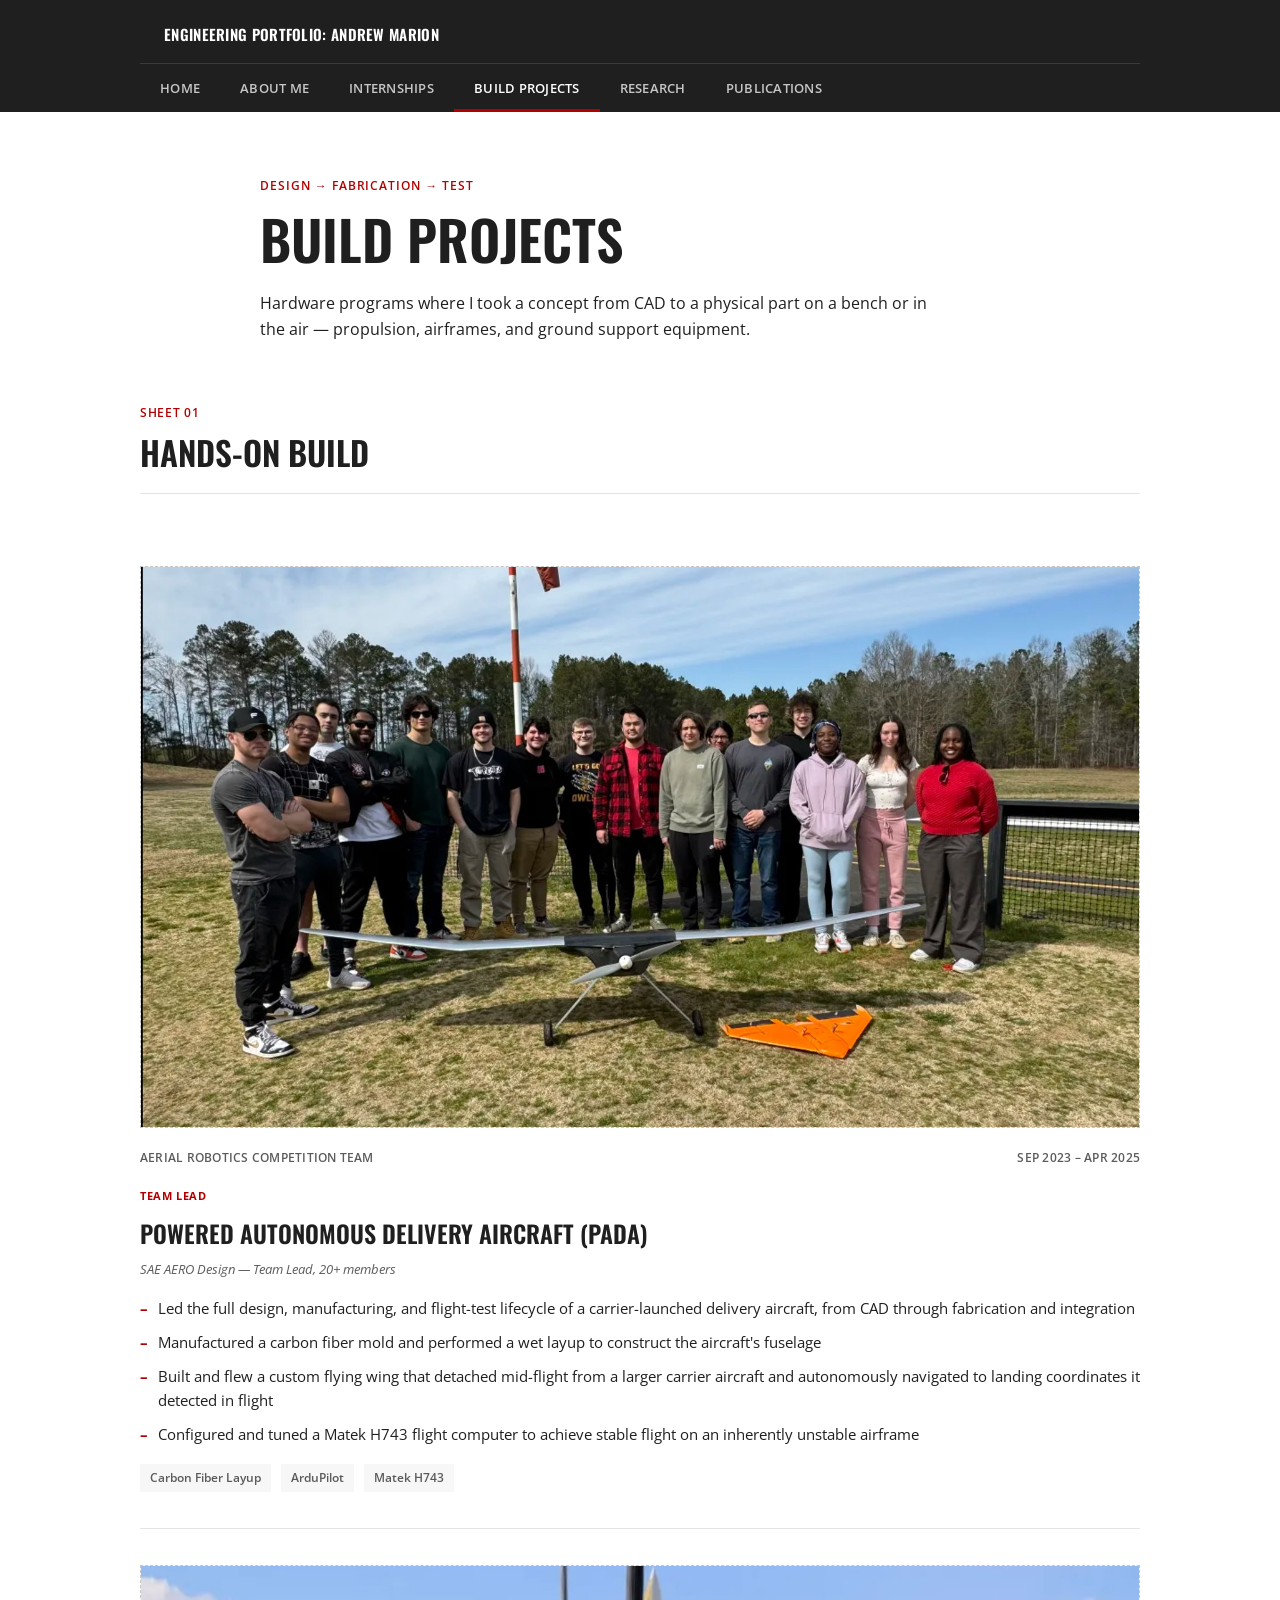
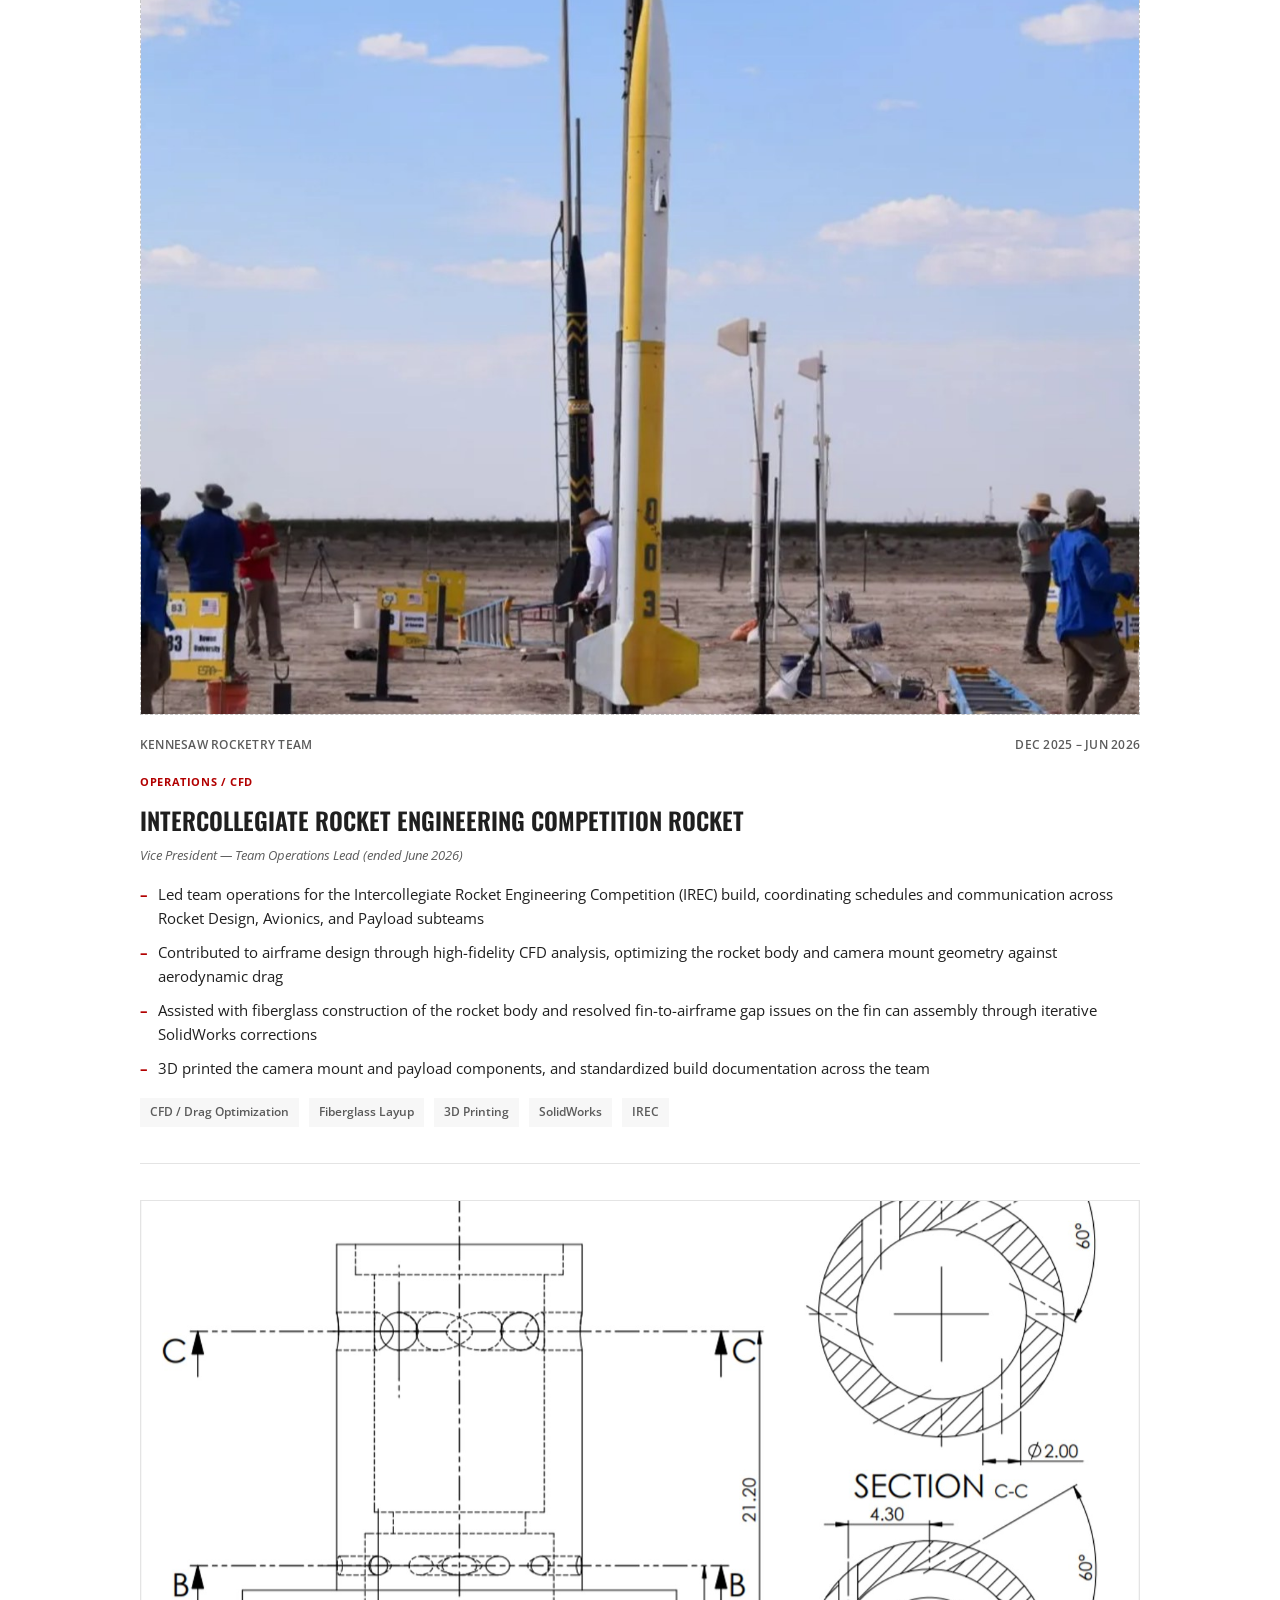
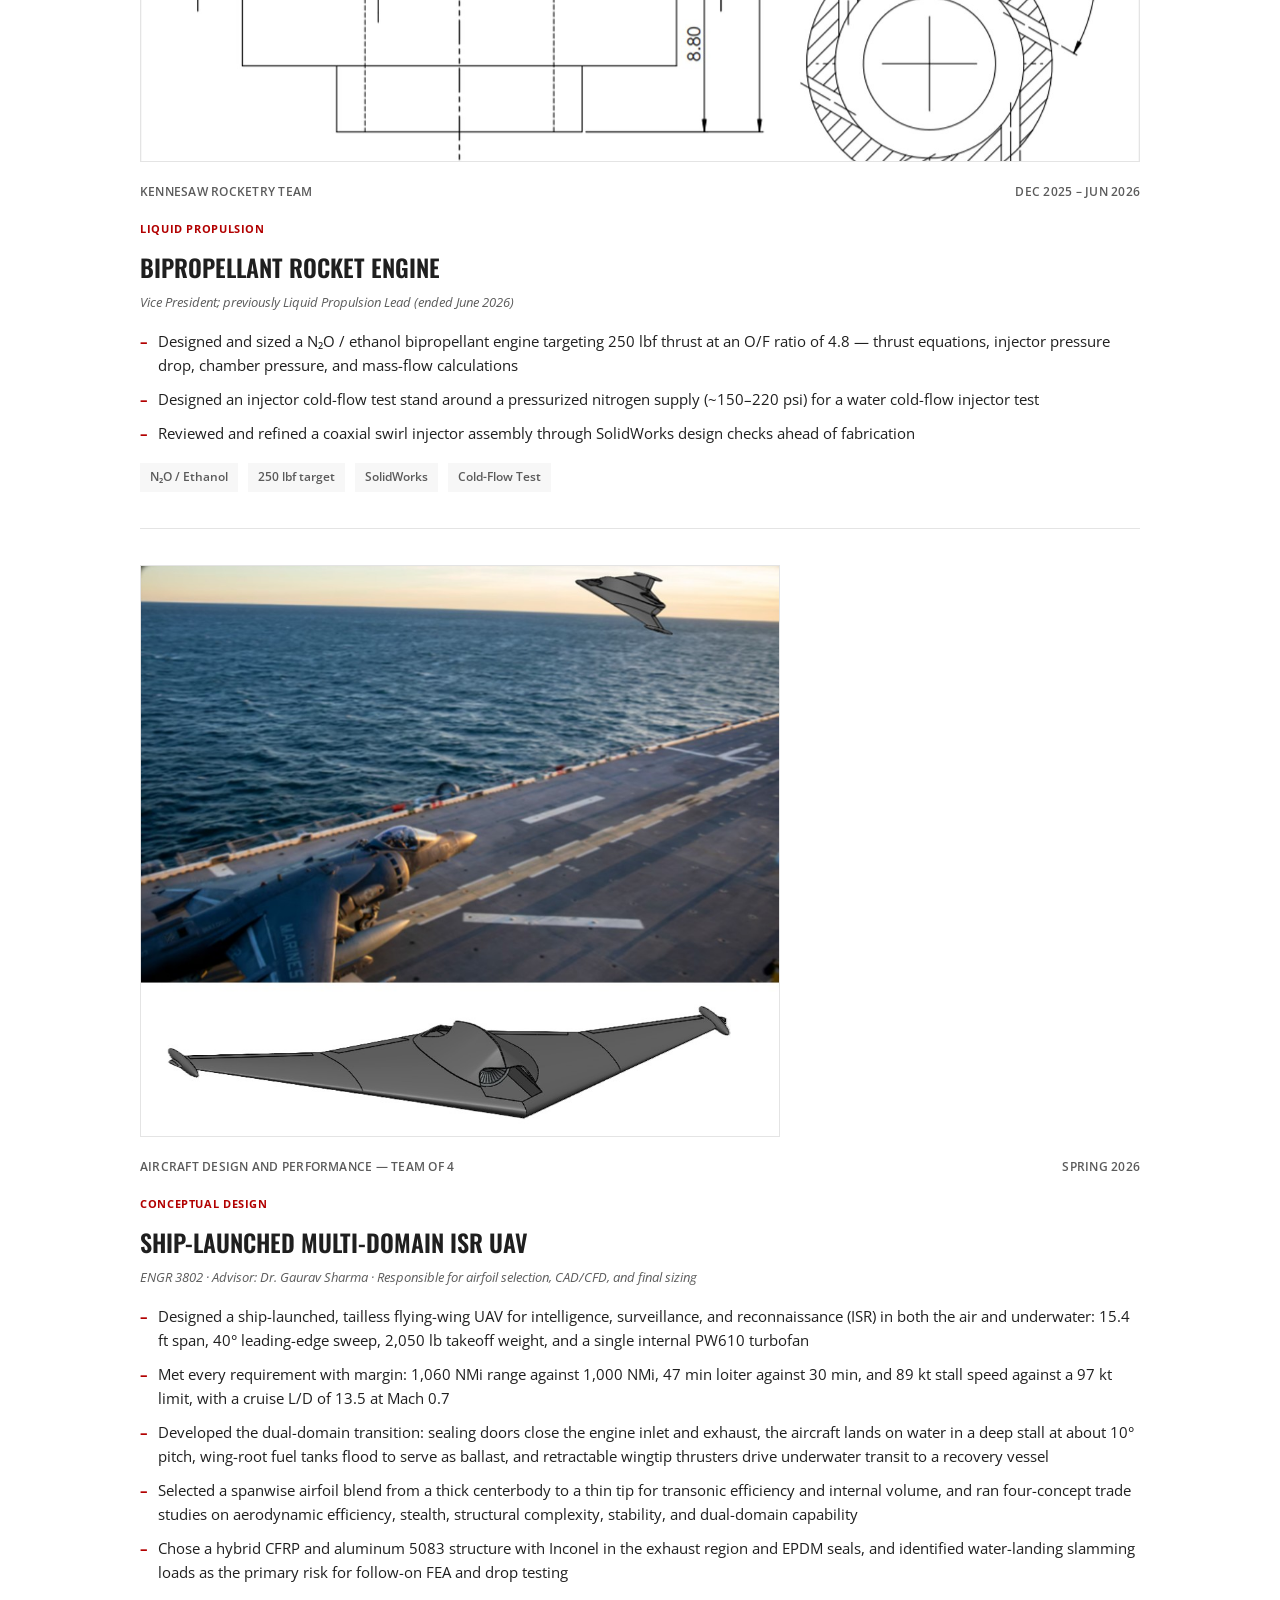
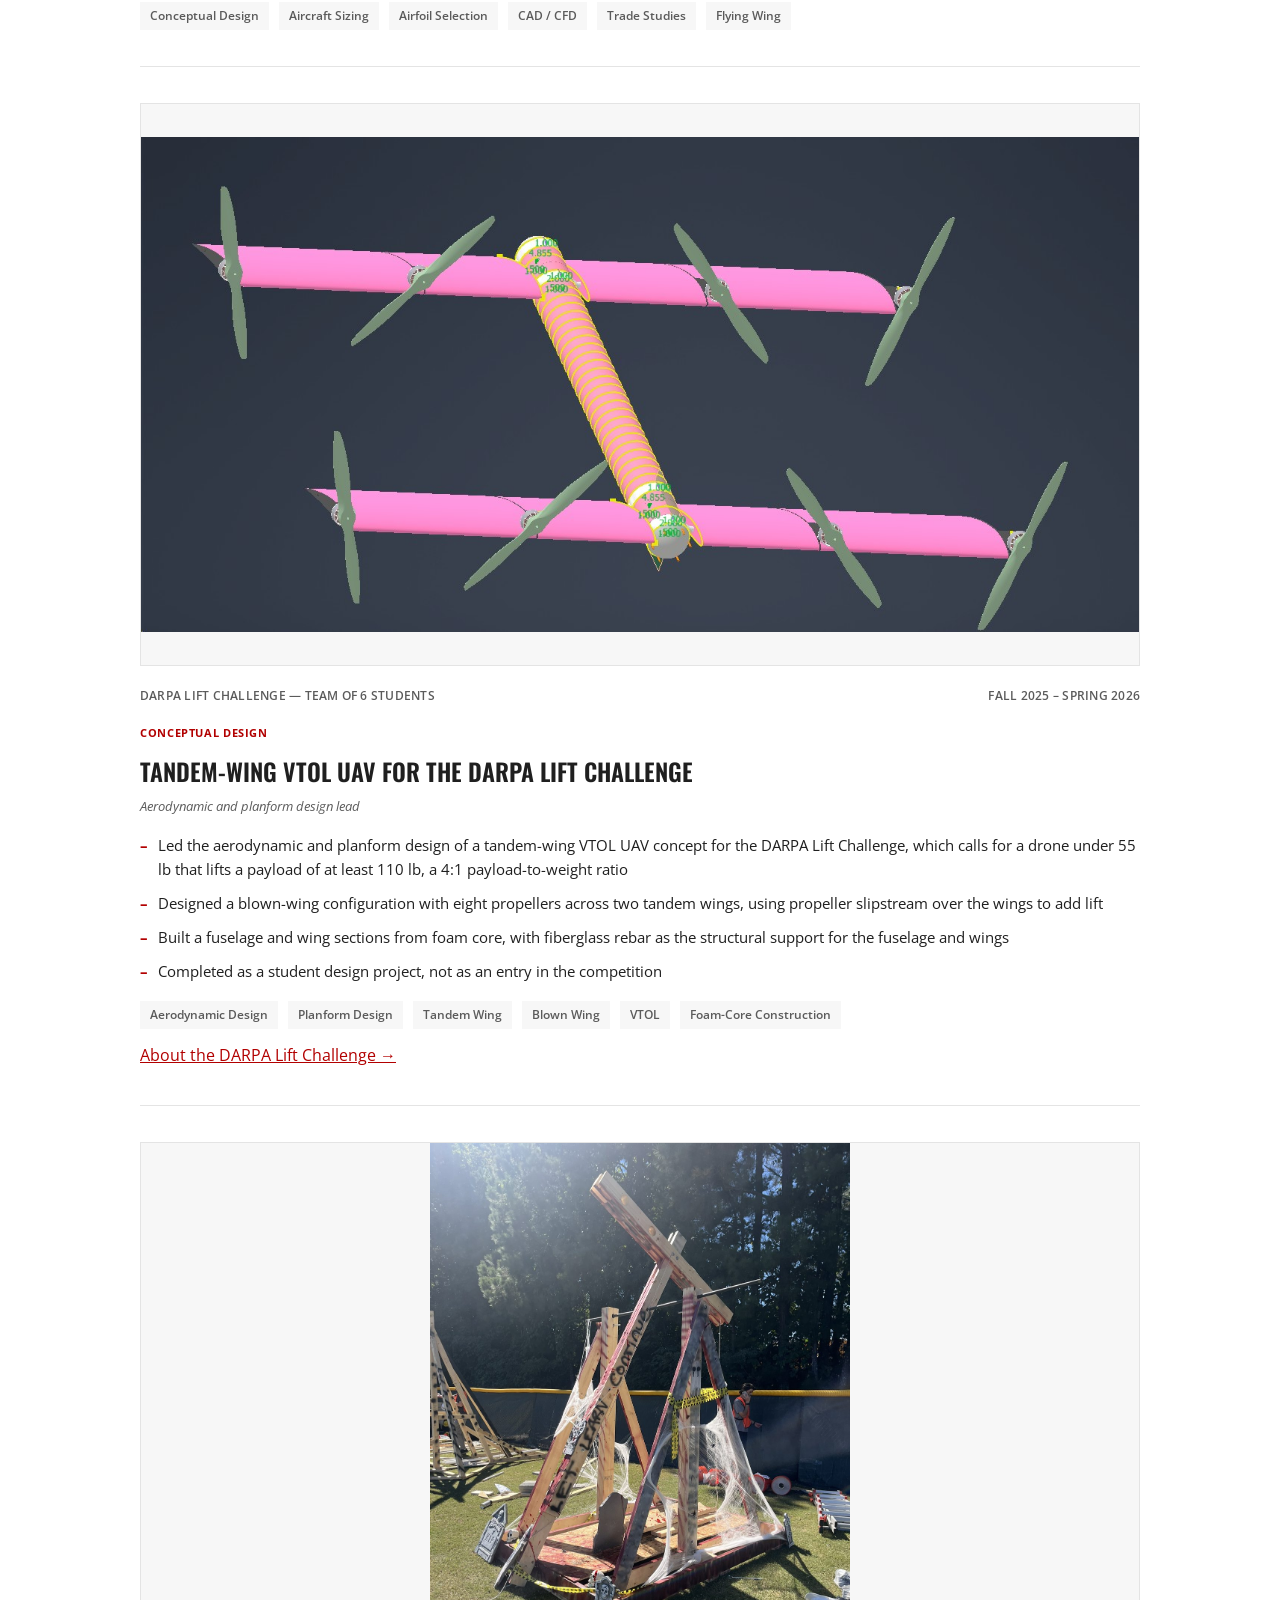
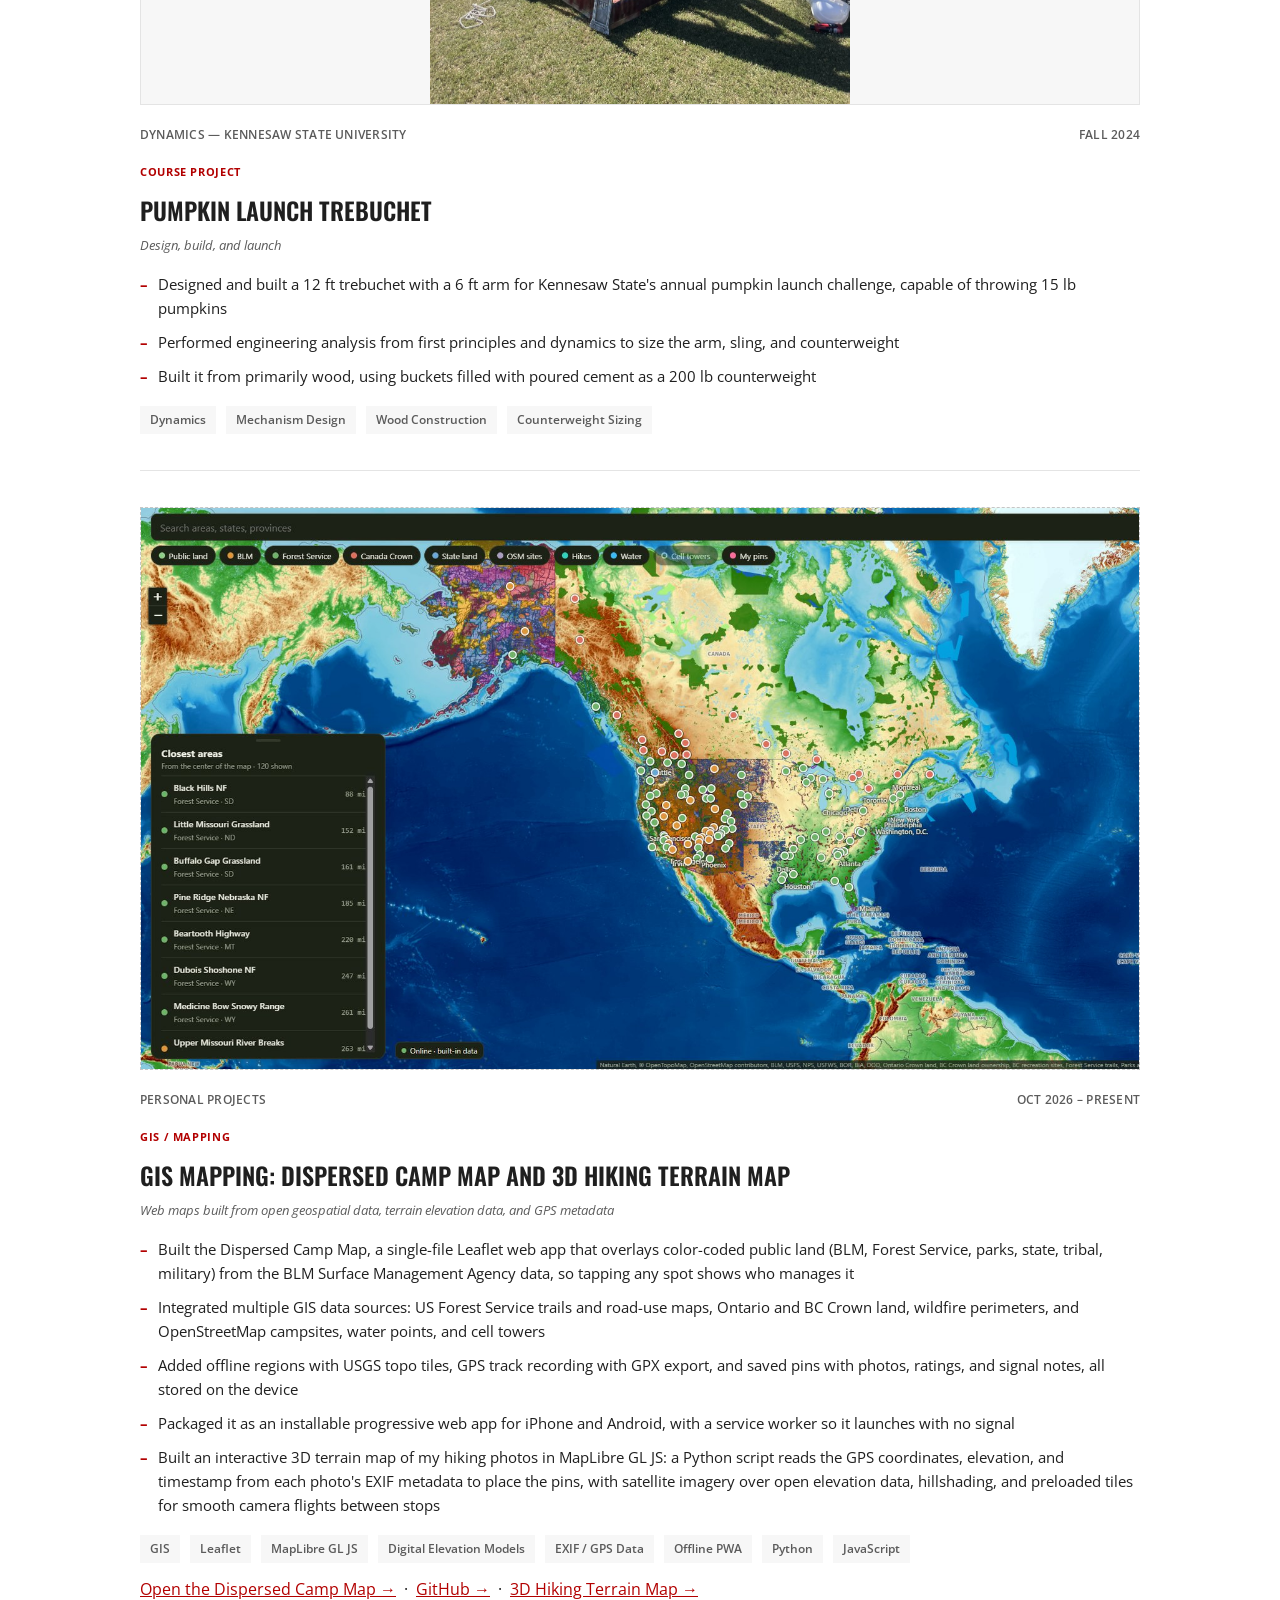
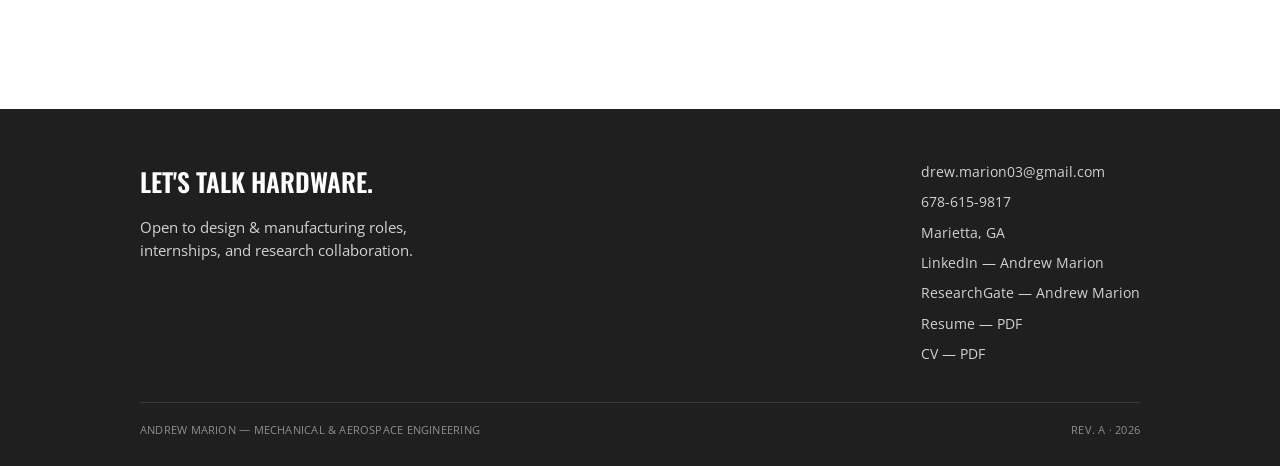
<file: build.html>
<!DOCTYPE html>
<html lang="en">
<head>
<meta charset="UTF-8">
<meta name="viewport" content="width=device-width, initial-scale=1.0">
<title>Build Projects — Andrew Marion | Engineering Portfolio</title>
<meta name="description" content="Hardware and design projects: autonomous delivery aircraft, IREC rocket, bipropellant engine, ISR UAV, DARPA Lift VTOL concept, trebuchet, and GIS maps.">
<meta property="og:title" content="Build Projects — Andrew Marion | Engineering Portfolio">
<meta property="og:description" content="Hardware and design projects: autonomous delivery aircraft, IREC rocket, bipropellant engine, ISR UAV, DARPA Lift VTOL concept, trebuchet, and GIS maps.">
<meta property="og:type" content="website">
<meta property="og:image" content="apple-touch-icon.png">
<link rel="preconnect" href="https://fonts.googleapis.com">
<link rel="preconnect" href="https://fonts.gstatic.com" crossorigin>
<link href="https://fonts.googleapis.com/css2?family=Oswald:wght@400;500;600;700&family=Open+Sans:ital,wght@0,400;0,600;0,700;1,400&display=swap" rel="stylesheet">
<link rel="icon" href="favicon.svg?v=2" type="image/svg+xml">
<link rel="icon" href="favicon-32.png?v=2" sizes="32x32" type="image/png">
<link rel="apple-touch-icon" href="apple-touch-icon.png?v=2">
<link rel="stylesheet" href="style.css">
</head>
<body>

<header>
  <div class="site-title-row">
    <a href="index.html" class="site-title">Engineering Portfolio: Andrew Marion</a>
  </div>
  <nav>
    <a href="index.html">Home</a>
    <a href="about.html">About Me</a>
    <a href="internships.html">Internships</a>
    <a href="build.html" class="active">Build Projects</a>
    <a href="research.html">Research</a>
    <a href="publications.html">Publications</a>
  </nav>
</header>

<section class="page-hero">
  <div class="page-hero-inner">
    <div class="eyebrow">Design → Fabrication → Test</div>
    <h1>Build Projects</h1>
    <p>Hardware programs where I took a concept from CAD to a physical part on a bench or in the air — propulsion, airframes, and ground support equipment.</p>
  </div>
</section>

<section class="content">
  <div class="wrap">
    <div class="sec-head reveal">
      <div><div class="sec-num">Sheet 01</div><h2 class="sec-title">Hands-On Build</h2></div>
    </div>

    <div class="sheets">

      <div class="sheet reveal" id="pada">
        <div class="photo-slot">
          <img src="img/pada-team-photo.jpg" alt="SAE AERO Design team with the Powered Autonomous Delivery Aircraft (PADA) carrier and detachable flying wing">
        </div>
        <div class="sheet-top"><span>Aerial Robotics Competition Team</span><span>Sep 2023 – Apr 2025</span></div>
        <span class="stamp-tag build">Team Lead</span>
        <h3>Powered Autonomous Delivery Aircraft (PADA)</h3>
        <div class="org">SAE AERO Design — Team Lead, 20+ members</div>
        <ul>
          <li>Led the full design, manufacturing, and flight-test lifecycle of a carrier-launched delivery aircraft, from CAD through fabrication and integration</li>
          <li>Manufactured a carbon fiber mold and performed a wet layup to construct the aircraft's fuselage</li>
          <li>Built and flew a custom flying wing that detached mid-flight from a larger carrier aircraft and autonomously navigated to landing coordinates it detected in flight</li>
          <li>Configured and tuned a Matek H743 flight computer to achieve stable flight on an inherently unstable airframe</li>
        </ul>
        <div class="specs"><span class="spec">Carbon Fiber Layup</span><span class="spec">ArduPilot</span><span class="spec">Matek H743</span></div>
      </div>

      <div class="sheet reveal" id="irec">
        <div class="photo-slot" style="aspect-ratio:4/3">
          <img src="img/irec-rocket-launchpad.jpg" alt="Kennesaw Rocketry Team competition rocket on the launch pad at an intercollegiate rocket engineering competition">
        </div>
        <div class="sheet-top"><span>Kennesaw Rocketry Team</span><span>Dec 2025 – Jun 2026</span></div>
        <span class="stamp-tag build">Operations / CFD</span>
        <h3>Intercollegiate Rocket Engineering Competition Rocket</h3>
        <div class="org">Vice President — Team Operations Lead (ended June 2026)</div>
        <ul>
          <li>Led team operations for the Intercollegiate Rocket Engineering Competition (IREC) build, coordinating schedules and communication across Rocket Design, Avionics, and Payload subteams</li>
          <li>Contributed to airframe design through high-fidelity CFD analysis, optimizing the rocket body and camera mount geometry against aerodynamic drag</li>
          <li>Assisted with fiberglass construction of the rocket body and resolved fin-to-airframe gap issues on the fin can assembly through iterative SolidWorks corrections</li>
          <li>3D printed the camera mount and payload components, and standardized build documentation across the team</li>
        </ul>
        <div class="specs"><span class="spec">CFD / Drag Optimization</span><span class="spec">Fiberglass Layup</span><span class="spec">3D Printing</span><span class="spec">SolidWorks</span><span class="spec">IREC</span></div>
      </div>

      <div class="sheet reveal" id="propulsion">
        <div class="photo-slot">
          <img src="img/injector-cad-section.jpg" style="object-fit:contain" alt="CAD section drawing of coaxial swirl injector assembly with 60-degree swirl port geometry">
        </div>
        <div class="sheet-top"><span>Kennesaw Rocketry Team</span><span>Dec 2025 – Jun 2026</span></div>
        <span class="stamp-tag build">Liquid Propulsion</span>
        <h3>Bipropellant Rocket Engine</h3>
        <div class="org">Vice President; previously Liquid Propulsion Lead (ended June 2026)</div>
        <ul>
          <li>Designed and sized a N₂O / ethanol bipropellant engine targeting 250 lbf thrust at an O/F ratio of 4.8 — thrust equations, injector pressure drop, chamber pressure, and mass-flow calculations</li>
          <li>Designed an injector cold-flow test stand around a pressurized nitrogen supply (~150–220 psi) for a water cold-flow injector test</li>
          <li>Reviewed and refined a coaxial swirl injector assembly through SolidWorks design checks ahead of fabrication</li>
        </ul>
        <div class="specs"><span class="spec">N₂O / Ethanol</span><span class="spec">250 lbf target</span><span class="spec">SolidWorks</span><span class="spec">Cold-Flow Test</span></div>
      </div>

      <div class="sheet reveal" id="isr-uav">
        <div class="photo-slot" style="aspect-ratio:auto; max-width:640px;">
          <img src="img/isr-uav-cad.jpg" style="object-fit:contain; height:auto;" alt="Concept image of the flying-wing UAV launching from an amphibious assault ship, above a CAD render of the aircraft">
          
        </div>
        <div class="sheet-top"><span>Aircraft Design and Performance — Team of 4</span><span>Spring 2026</span></div>
        <span class="stamp-tag build">Conceptual Design</span>
        <h3>Ship-Launched Multi-Domain ISR UAV</h3>
        <div class="org">ENGR 3802 &middot; Advisor: Dr. Gaurav Sharma &middot; Responsible for airfoil selection, CAD/CFD, and final sizing</div>
        <ul>
          <li>Designed a ship-launched, tailless flying-wing UAV for intelligence, surveillance, and reconnaissance (ISR) in both the air and underwater: 15.4 ft span, 40&deg; leading-edge sweep, 2,050 lb takeoff weight, and a single internal PW610 turbofan</li>
          <li>Met every requirement with margin: 1,060 NMi range against 1,000 NMi, 47 min loiter against 30 min, and 89 kt stall speed against a 97 kt limit, with a cruise L/D of 13.5 at Mach 0.7</li>
          <li>Developed the dual-domain transition: sealing doors close the engine inlet and exhaust, the aircraft lands on water in a deep stall at about 10&deg; pitch, wing-root fuel tanks flood to serve as ballast, and retractable wingtip thrusters drive underwater transit to a recovery vessel</li>
          <li>Selected a spanwise airfoil blend from a thick centerbody to a thin tip for transonic efficiency and internal volume, and ran four-concept trade studies on aerodynamic efficiency, stealth, structural complexity, stability, and dual-domain capability</li>
          <li>Chose a hybrid CFRP and aluminum 5083 structure with Inconel in the exhaust region and EPDM seals, and identified water-landing slamming loads as the primary risk for follow-on FEA and drop testing</li>
        </ul>
        <div class="specs"><span class="spec">Conceptual Design</span><span class="spec">Aircraft Sizing</span><span class="spec">Airfoil Selection</span><span class="spec">CAD / CFD</span><span class="spec">Trade Studies</span><span class="spec">Flying Wing</span></div>
      </div>

      <div class="sheet reveal" id="darpa-lift">
        <div class="photo-slot">
          <img src="img/darpa-lift-uav-cad.jpg" style="object-fit:contain" alt="CAD model of a tandem-wing VTOL UAV with four propellers on each of two wings and a central fuselage">
        </div>
        <div class="sheet-top"><span>DARPA Lift Challenge &mdash; Team of 6 Students</span><span>Fall 2025 – Spring 2026</span></div>
        <span class="stamp-tag build">Conceptual Design</span>
        <h3>Tandem-Wing VTOL UAV for the DARPA Lift Challenge</h3>
        <div class="org">Aerodynamic and planform design lead</div>
        <ul>
          <li>Led the aerodynamic and planform design of a tandem-wing VTOL UAV concept for the DARPA Lift Challenge, which calls for a drone under 55 lb that lifts a payload of at least 110 lb, a 4:1 payload-to-weight ratio</li>
          <li>Designed a blown-wing configuration with eight propellers across two tandem wings, using propeller slipstream over the wings to add lift</li>
          <li>Built a fuselage and wing sections from foam core, with fiberglass rebar as the structural support for the fuselage and wings</li>
          <li>Completed as a student design project, not as an entry in the competition</li>
        </ul>
        <div class="specs"><span class="spec">Aerodynamic Design</span><span class="spec">Planform Design</span><span class="spec">Tandem Wing</span><span class="spec">Blown Wing</span><span class="spec">VTOL</span><span class="spec">Foam-Core Construction</span></div>
        <p style="margin-top:14px;"><a href="https://www.darpa.mil/research/challenges/lift/about" target="_blank" rel="noopener">About the DARPA Lift Challenge &rarr;</a></p>
      </div>

      <div class="sheet reveal" id="pumpkin-launch">
        <div class="photo-slot">
          <img src="img/pumpkin-trebuchet.jpg" style="object-fit:contain" alt="The 12 ft pumpkin-launching trebuchet at Kennesaw State, decorated for Halloween with tombstones and spider webs">
        </div>
        <div class="sheet-top"><span>Dynamics — Kennesaw State University</span><span>Fall 2024</span></div>
        <span class="stamp-tag build">Course Project</span>
        <h3>Pumpkin Launch Trebuchet</h3>
        <div class="org">Design, build, and launch</div>
        <ul>
          <li>Designed and built a 12 ft trebuchet with a 6 ft arm for Kennesaw State's annual pumpkin launch challenge, capable of throwing 15 lb pumpkins</li>
          <li>Performed engineering analysis from first principles and dynamics to size the arm, sling, and counterweight</li>
          <li>Built it from primarily wood, using buckets filled with poured cement as a 200 lb counterweight</li>
        </ul>
        <div class="specs"><span class="spec">Dynamics</span><span class="spec">Mechanism Design</span><span class="spec">Wood Construction</span><span class="spec">Counterweight Sizing</span></div>
      </div>

      <div class="sheet reveal" id="gis-mapping">
        <div class="photo-slot">
          <img src="img/dispersed-camp-map.jpg" alt="Dispersed Camp Map showing color-coded public land, trails, and camping areas across North America">
        </div>
        <div class="sheet-top"><span>Personal Projects</span><span>Oct 2026 – Present</span></div>
        <span class="stamp-tag build">GIS / Mapping</span>
        <h3>GIS Mapping: Dispersed Camp Map and 3D Hiking Terrain Map</h3>
        <div class="org">Web maps built from open geospatial data, terrain elevation data, and GPS metadata</div>
        <ul>
          <li>Built the Dispersed Camp Map, a single-file Leaflet web app that overlays color-coded public land (BLM, Forest Service, parks, state, tribal, military) from the BLM Surface Management Agency data, so tapping any spot shows who manages it</li>
          <li>Integrated multiple GIS data sources: US Forest Service trails and road-use maps, Ontario and BC Crown land, wildfire perimeters, and OpenStreetMap campsites, water points, and cell towers</li>
          <li>Added offline regions with USGS topo tiles, GPS track recording with GPX export, and saved pins with photos, ratings, and signal notes, all stored on the device</li>
          <li>Packaged it as an installable progressive web app for iPhone and Android, with a service worker so it launches with no signal</li>
          <li>Built an interactive 3D terrain map of my hiking photos in MapLibre GL JS: a Python script reads the GPS coordinates, elevation, and timestamp from each photo's EXIF metadata to place the pins, with satellite imagery over open elevation data, hillshading, and preloaded tiles for smooth camera flights between stops</li>
        </ul>
        <div class="specs"><span class="spec">GIS</span><span class="spec">Leaflet</span><span class="spec">MapLibre GL JS</span><span class="spec">Digital Elevation Models</span><span class="spec">EXIF / GPS Data</span><span class="spec">Offline PWA</span><span class="spec">Python</span><span class="spec">JavaScript</span></div>
        <p style="margin-top:14px;"><a href="https://andrew-marion.github.io/dispersed-camp-map/" target="_blank" rel="noopener">Open the Dispersed Camp Map &rarr;</a> &nbsp;&middot;&nbsp; <a href="https://github.com/Andrew-Marion/dispersed-camp-map" target="_blank" rel="noopener">GitHub &rarr;</a> &nbsp;&middot;&nbsp; <a href="about.html#hikemap">3D Hiking Terrain Map &rarr;</a></p>
      </div>

    </div>
  </div>
</section>

<footer>
  <div class="foot-grid">
    <div>
      <h3>Let's talk hardware.</h3>
      <p style="max-width:34ch; font-size:14.5px; margin-top:6px;">Open to design &amp; manufacturing roles, internships, and research collaboration.</p>
    </div>
    <div class="contact-list">
      <a href="mailto:drew.marion03@gmail.com">drew.marion03@gmail.com</a>
      <a href="tel:+16786159817">678-615-9817</a>
      <span>Marietta, GA</span>
      <a href="https://www.linkedin.com/in/andrew-marion/" target="_blank" rel="noopener">LinkedIn — Andrew Marion</a>
      <a href="https://www.researchgate.net/profile/Andrew-Marion" target="_blank" rel="noopener">ResearchGate — Andrew Marion</a>
      <a href="Andrew_Marion_Resume.pdf" target="_blank" rel="noopener">Resume — PDF</a>
      <a href="Andrew_Marion_CV.pdf" target="_blank" rel="noopener">CV — PDF</a>
    </div>
  </div>
  <div class="foot-bottom">
    <span>Andrew Marion — Mechanical &amp; Aerospace Engineering</span>
    <span>Rev. A · 2026</span>
  </div>
</footer>

<script>
  const io = new IntersectionObserver((entries)=>{
    entries.forEach(e=>{ if(e.isIntersecting){ e.target.classList.add('in'); io.unobserve(e.target);} });
  }, {threshold:0.1});
  document.querySelectorAll('.reveal').forEach(el=>io.observe(el));
</script>
</body>
</html>
</file>
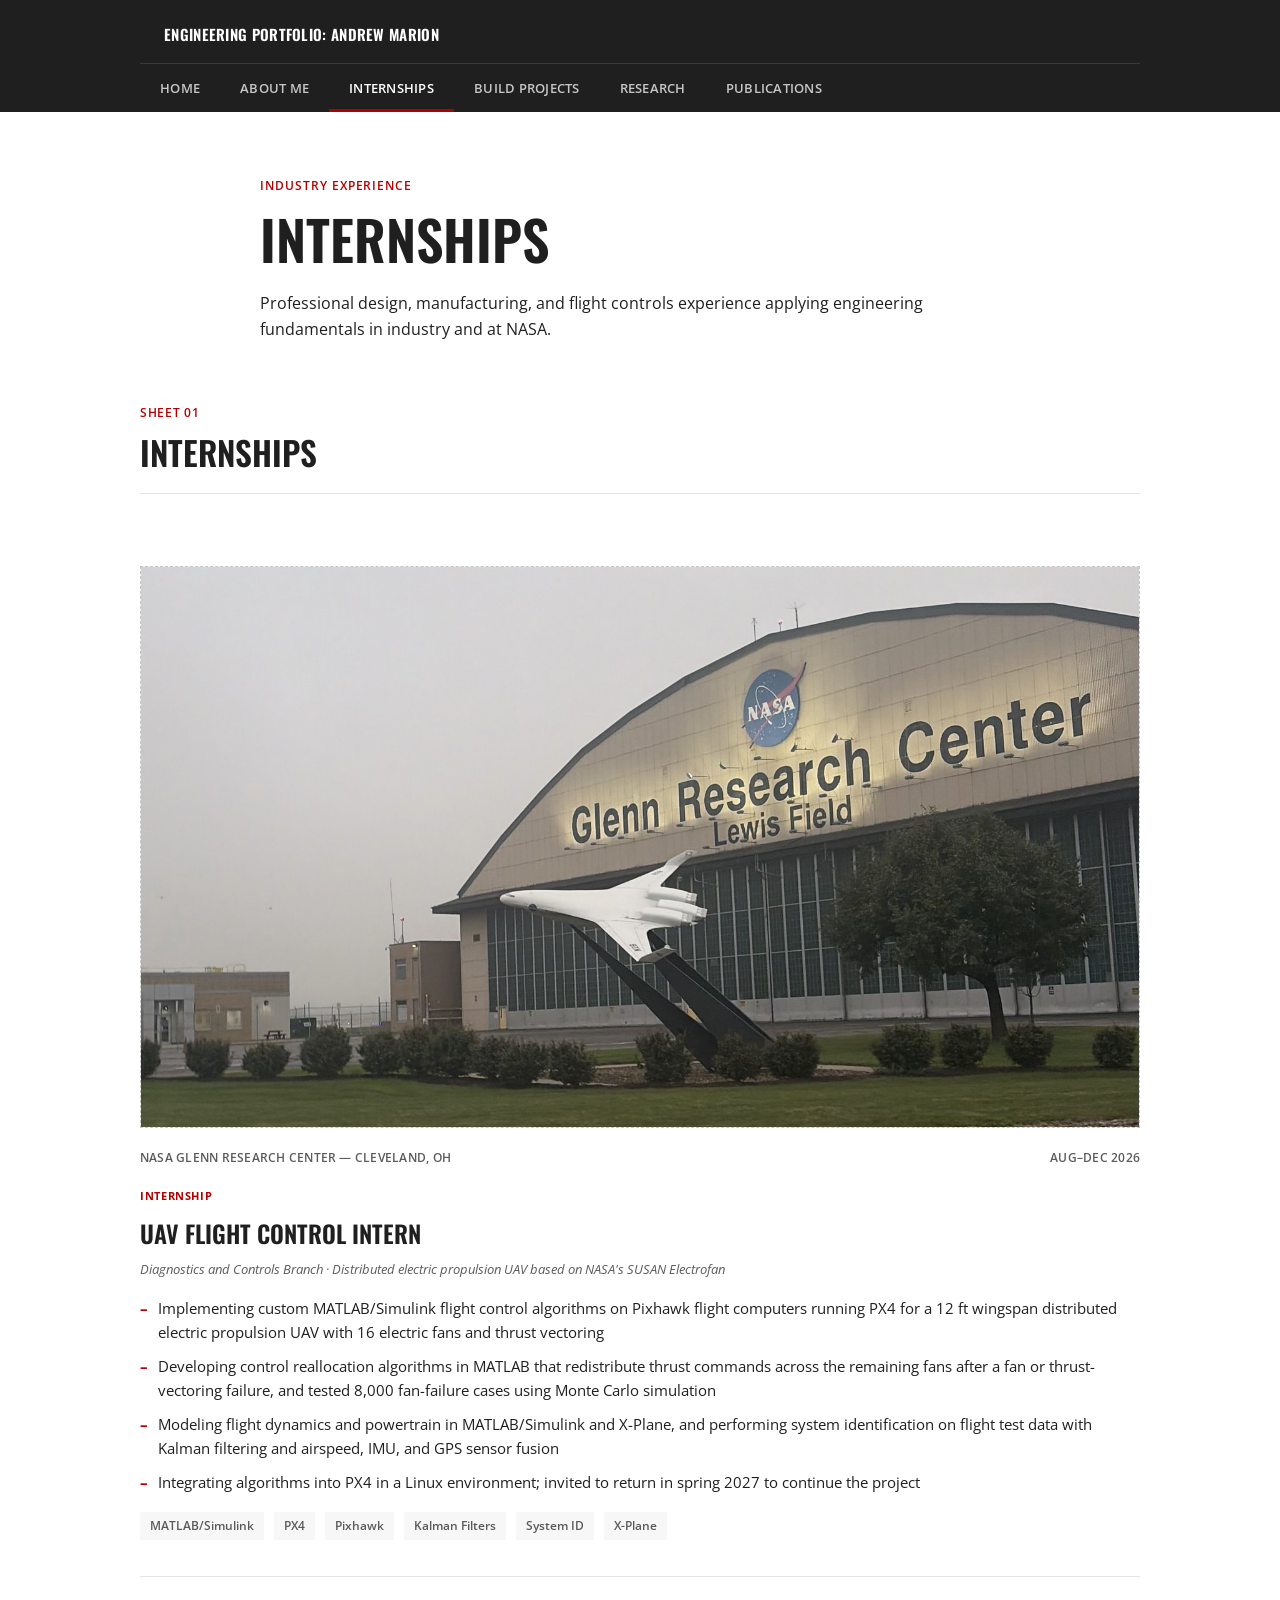
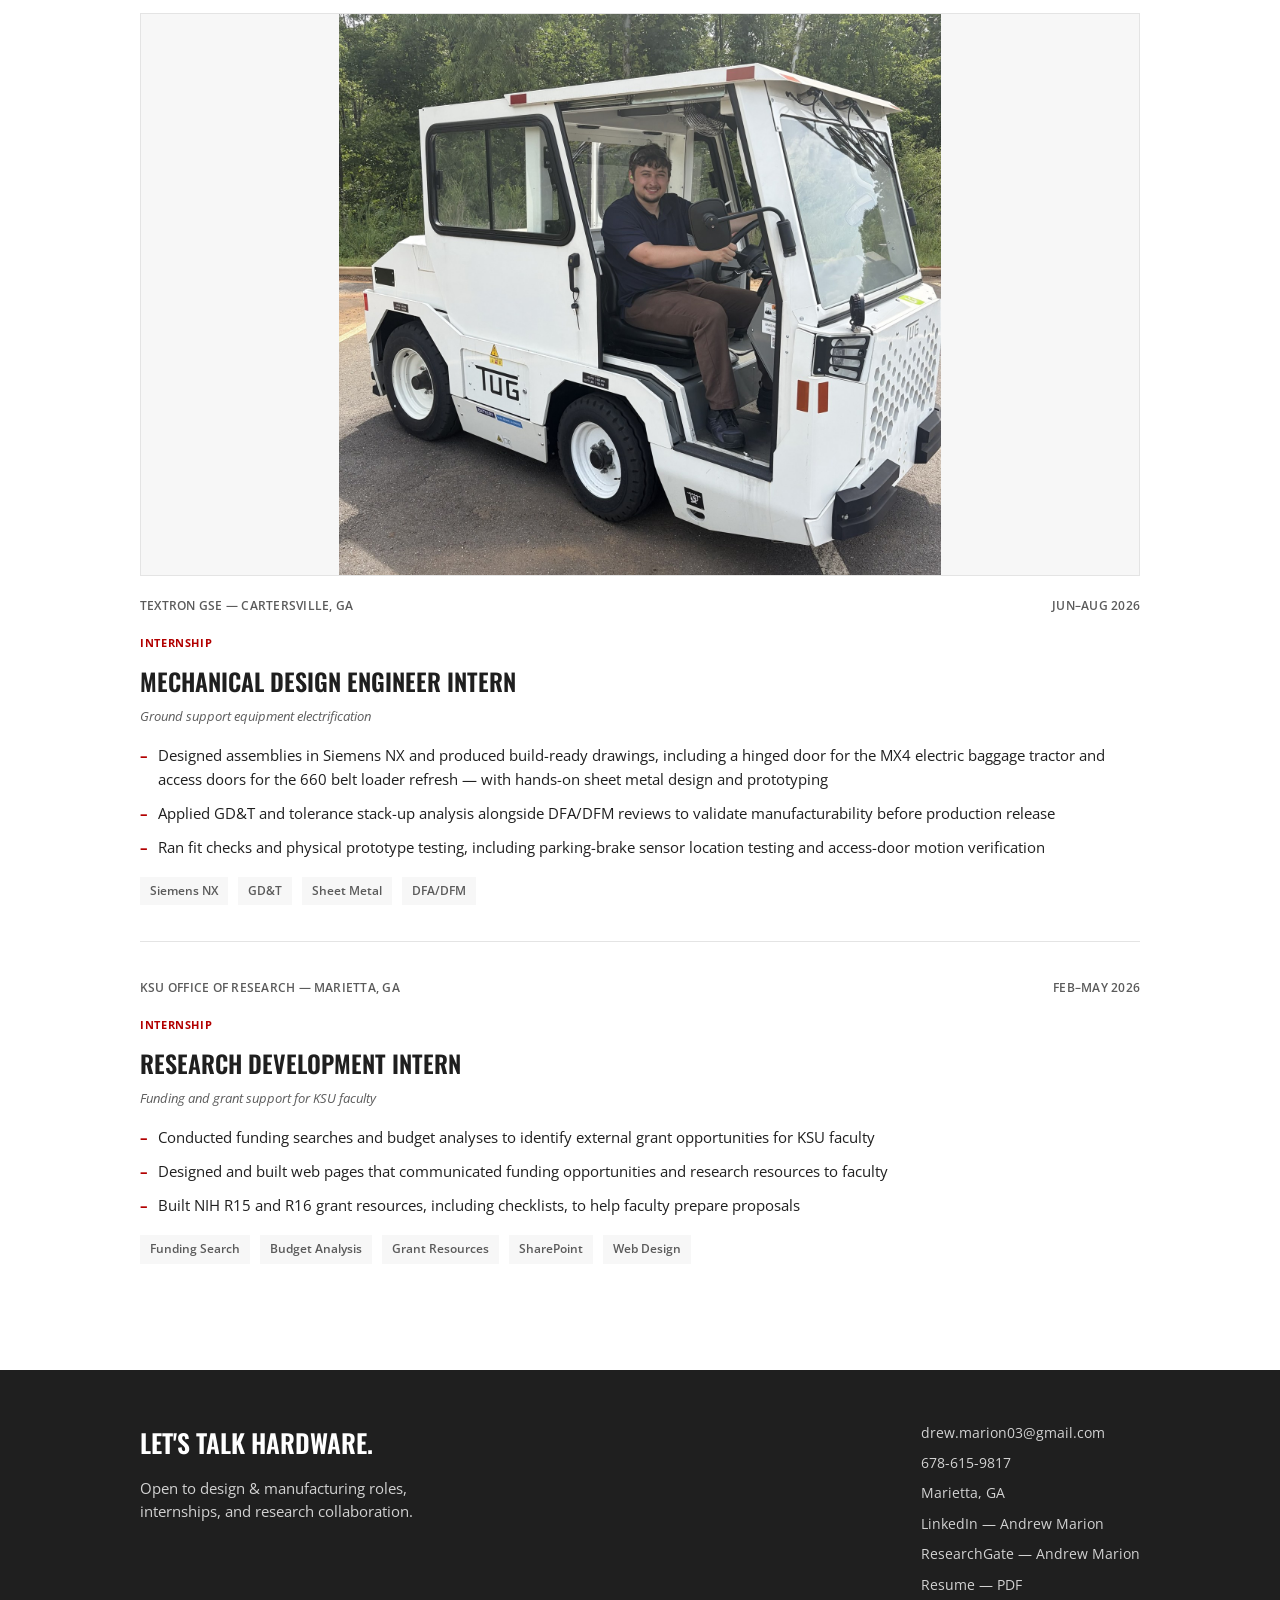
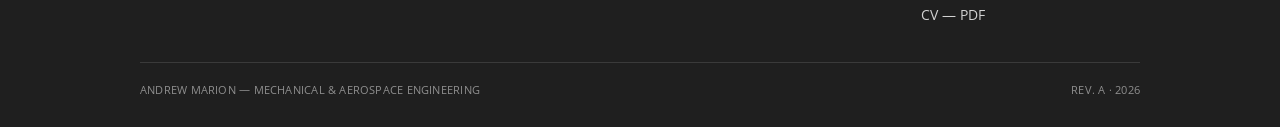
<file: internships.html>
<!DOCTYPE html>
<html lang="en">
<head>
<meta charset="UTF-8">
<meta name="viewport" content="width=device-width, initial-scale=1.0">
<title>Internships — Andrew Marion | Engineering Portfolio</title>
<meta name="description" content="Internships at NASA Glenn Research Center (UAV flight control), Textron GSE (mechanical design), and the KSU Office of Research.">
<meta property="og:title" content="Internships — Andrew Marion | Engineering Portfolio">
<meta property="og:description" content="Internships at NASA Glenn Research Center (UAV flight control), Textron GSE (mechanical design), and the KSU Office of Research.">
<meta property="og:type" content="website">
<meta property="og:image" content="apple-touch-icon.png">
<link rel="preconnect" href="https://fonts.googleapis.com">
<link rel="preconnect" href="https://fonts.gstatic.com" crossorigin>
<link href="https://fonts.googleapis.com/css2?family=Oswald:wght@400;500;600;700&family=Open+Sans:ital,wght@0,400;0,600;0,700;1,400&display=swap" rel="stylesheet">
<link rel="icon" href="favicon.svg?v=2" type="image/svg+xml">
<link rel="icon" href="favicon-32.png?v=2" sizes="32x32" type="image/png">
<link rel="apple-touch-icon" href="apple-touch-icon.png?v=2">
<link rel="stylesheet" href="style.css">
</head>
<body>

<header>
  <div class="site-title-row">
    <a href="index.html" class="site-title">Engineering Portfolio: Andrew Marion</a>
  </div>
  <nav>
    <a href="index.html">Home</a>
    <a href="about.html">About Me</a>
    <a href="internships.html" class="active">Internships</a>
    <a href="build.html">Build Projects</a>
    <a href="research.html">Research</a>
    <a href="publications.html">Publications</a>
  </nav>
</header>

<section class="page-hero">
  <div class="page-hero-inner">
    <div class="eyebrow">Industry Experience</div>
    <h1>Internships</h1>
    <p>Professional design, manufacturing, and flight controls experience applying engineering fundamentals in industry and at NASA.</p>
  </div>
</section>

<section class="content">
  <div class="wrap">
    <div class="sec-head reveal">
      <div><div class="sec-num">Sheet 01</div><h2 class="sec-title">Internships</h2></div>
    </div>

    <div class="sheets">

      <div class="sheet reveal" id="nasa-grc">
        <div class="photo-slot">
          <img src="img/nasa-glenn-hangar.jpg" alt="NASA Glenn Research Center hangar at Lewis Field with a blended wing body model mounted out front">
        </div>
        <div class="sheet-top"><span>NASA Glenn Research Center — Cleveland, OH</span><span>Aug–Dec 2026</span></div>
        <span class="stamp-tag">Internship</span>
        <h3>UAV Flight Control Intern</h3>
        <div class="org">Diagnostics and Controls Branch &middot; Distributed electric propulsion UAV based on NASA's SUSAN Electrofan</div>
        <ul>
          <li>Implementing custom MATLAB/Simulink flight control algorithms on Pixhawk flight computers running PX4 for a 12 ft wingspan distributed electric propulsion UAV with 16 electric fans and thrust vectoring</li>
          <li>Developing control reallocation algorithms in MATLAB that redistribute thrust commands across the remaining fans after a fan or thrust-vectoring failure, and tested 8,000 fan-failure cases using Monte Carlo simulation</li>
          <li>Modeling flight dynamics and powertrain in MATLAB/Simulink and X-Plane, and performing system identification on flight test data with Kalman filtering and airspeed, IMU, and GPS sensor fusion</li>
          <li>Integrating algorithms into PX4 in a Linux environment; invited to return in spring 2027 to continue the project</li>
        </ul>
        <div class="specs"><span class="spec">MATLAB/Simulink</span><span class="spec">PX4</span><span class="spec">Pixhawk</span><span class="spec">Kalman Filters</span><span class="spec">System ID</span><span class="spec">X-Plane</span></div>
      </div>

      <div class="sheet reveal" id="textron">
        <div class="photo-slot">
          <img src="img/textron-tug-tractor.jpg" style="object-fit:contain" alt="Andrew Marion seated in a Textron TUG electric baggage tractor at Textron GSE, Cartersville, GA">
        </div>
        <div class="sheet-top"><span>Textron GSE — Cartersville, GA</span><span>Jun–Aug 2026</span></div>
        <span class="stamp-tag build">Internship</span>
        <h3>Mechanical Design Engineer Intern</h3>
        <div class="org">Ground support equipment electrification</div>
        <ul>
          <li>Designed assemblies in Siemens NX and produced build-ready drawings, including a hinged door for the MX4 electric baggage tractor and access doors for the 660 belt loader refresh — with hands-on sheet metal design and prototyping</li>
          <li>Applied GD&amp;T and tolerance stack-up analysis alongside DFA/DFM reviews to validate manufacturability before production release</li>
          <li>Ran fit checks and physical prototype testing, including parking-brake sensor location testing and access-door motion verification</li>
        </ul>
        <div class="specs"><span class="spec">Siemens NX</span><span class="spec">GD&amp;T</span><span class="spec">Sheet Metal</span><span class="spec">DFA/DFM</span></div>
      </div>

      <div class="sheet reveal" id="research-office">
        <div class="sheet-top"><span>KSU Office of Research — Marietta, GA</span><span>Feb–May 2026</span></div>
        <span class="stamp-tag">Internship</span>
        <h3>Research Development Intern</h3>
        <div class="org">Funding and grant support for KSU faculty</div>
        <ul>
          <li>Conducted funding searches and budget analyses to identify external grant opportunities for KSU faculty</li>
          <li>Designed and built web pages that communicated funding opportunities and research resources to faculty</li>
          <li>Built NIH R15 and R16 grant resources, including checklists, to help faculty prepare proposals</li>
        </ul>
        <div class="specs"><span class="spec">Funding Search</span><span class="spec">Budget Analysis</span><span class="spec">Grant Resources</span><span class="spec">SharePoint</span><span class="spec">Web Design</span></div>
      </div>

    </div>
  </div>
</section>

<footer>
  <div class="foot-grid">
    <div>
      <h3>Let's talk hardware.</h3>
      <p style="max-width:34ch; font-size:14.5px; margin-top:6px;">Open to design &amp; manufacturing roles, internships, and research collaboration.</p>
    </div>
    <div class="contact-list">
      <a href="mailto:drew.marion03@gmail.com">drew.marion03@gmail.com</a>
      <a href="tel:+16786159817">678-615-9817</a>
      <span>Marietta, GA</span>
      <a href="https://www.linkedin.com/in/andrew-marion/" target="_blank" rel="noopener">LinkedIn — Andrew Marion</a>
      <a href="https://www.researchgate.net/profile/Andrew-Marion" target="_blank" rel="noopener">ResearchGate — Andrew Marion</a>
      <a href="Andrew_Marion_Resume.pdf" target="_blank" rel="noopener">Resume — PDF</a>
      <a href="Andrew_Marion_CV.pdf" target="_blank" rel="noopener">CV — PDF</a>
    </div>
  </div>
  <div class="foot-bottom">
    <span>Andrew Marion — Mechanical &amp; Aerospace Engineering</span>
    <span>Rev. A · 2026</span>
  </div>
</footer>

<script>
  const io = new IntersectionObserver((entries)=>{
    entries.forEach(e=>{ if(e.isIntersecting){ e.target.classList.add('in'); io.unobserve(e.target);} });
  }, {threshold:0.1});
  document.querySelectorAll('.reveal').forEach(el=>io.observe(el));
</script>
</body>
</html>
</file>
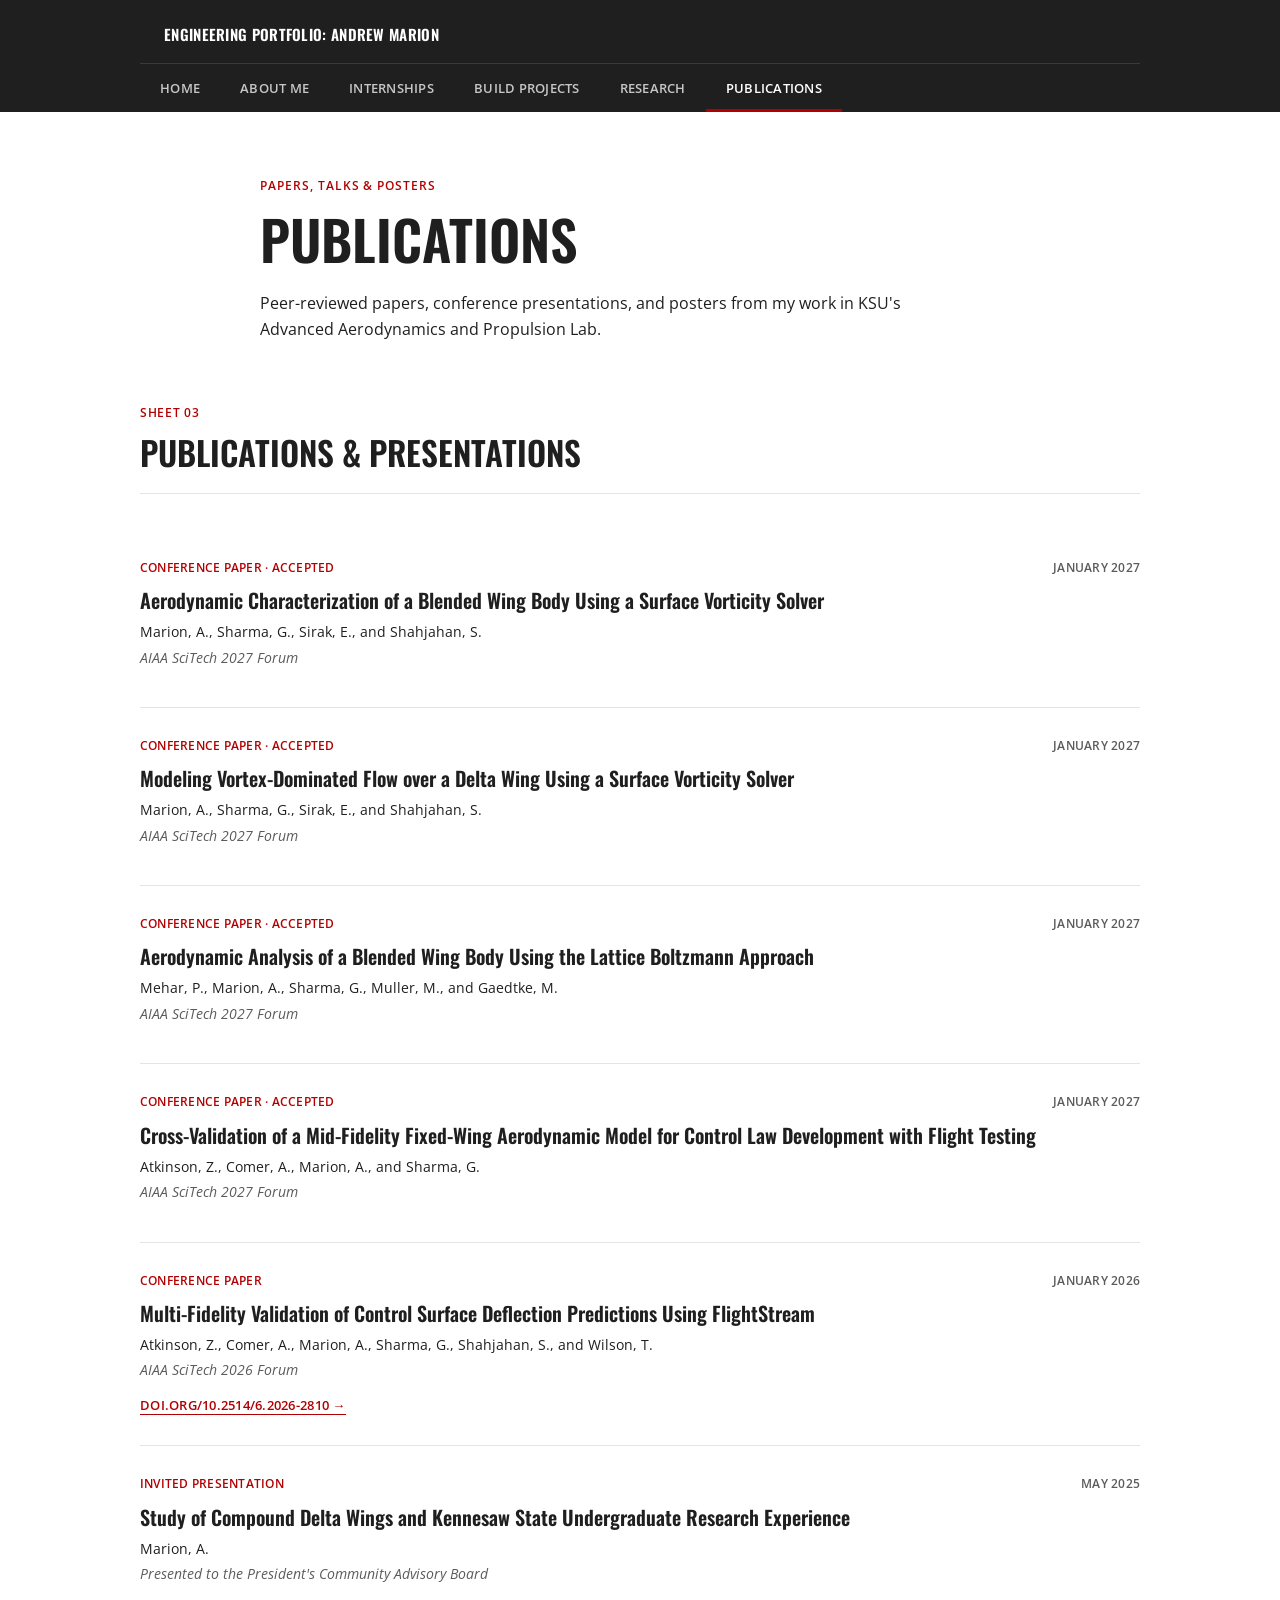
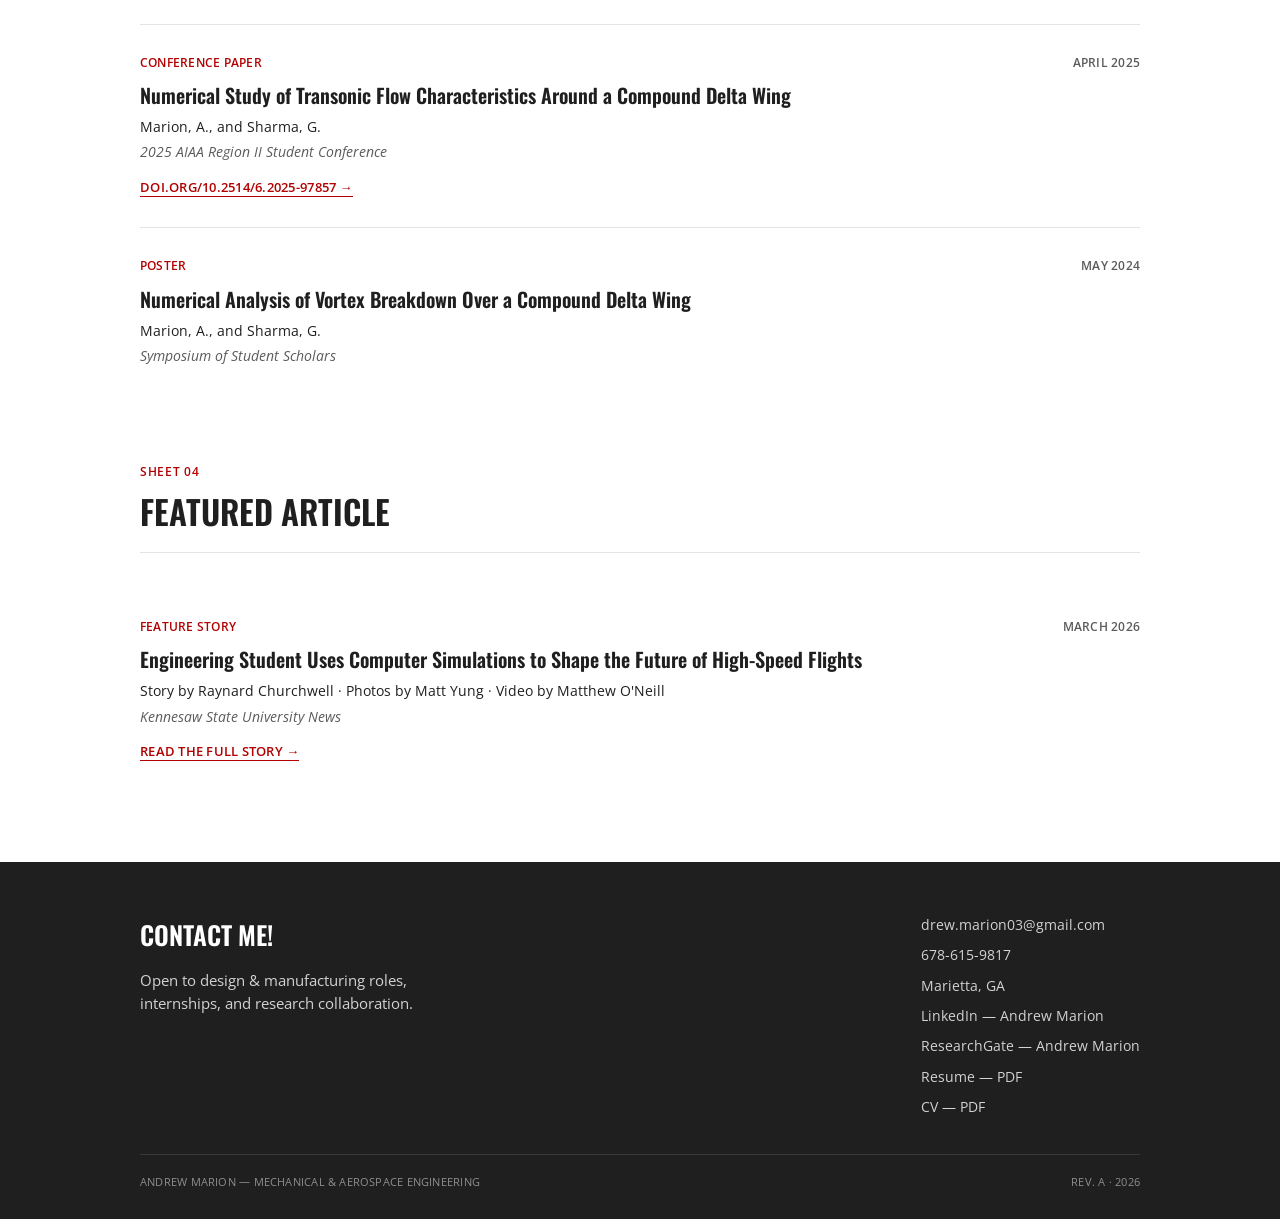
<file: publications.html>
<!DOCTYPE html>
<html lang="en">
<head>
<meta charset="UTF-8">
<meta name="viewport" content="width=device-width, initial-scale=1.0">
<title>Publications — Andrew Marion | Engineering Portfolio</title>
<meta name="description" content="AIAA SciTech and Region II conference papers, presentations, posters, and a featured KSU news story by Andrew Marion.">
<meta property="og:title" content="Publications — Andrew Marion | Engineering Portfolio">
<meta property="og:description" content="AIAA SciTech and Region II conference papers, presentations, posters, and a featured KSU news story by Andrew Marion.">
<meta property="og:type" content="website">
<meta property="og:image" content="apple-touch-icon.png">
<link rel="preconnect" href="https://fonts.googleapis.com">
<link rel="preconnect" href="https://fonts.gstatic.com" crossorigin>
<link href="https://fonts.googleapis.com/css2?family=Oswald:wght@400;500;600;700&family=Open+Sans:ital,wght@0,400;0,600;0,700;1,400&display=swap" rel="stylesheet">
<link rel="icon" href="favicon.svg?v=2" type="image/svg+xml">
<link rel="icon" href="favicon-32.png?v=2" sizes="32x32" type="image/png">
<link rel="apple-touch-icon" href="apple-touch-icon.png?v=2">
<link rel="stylesheet" href="style.css">
</head>
<body>

<header>
  <div class="site-title-row">
    <a href="index.html" class="site-title">Engineering Portfolio: Andrew Marion</a>
  </div>
  <nav>
    <a href="index.html">Home</a>
    <a href="about.html">About Me</a>
    <a href="internships.html">Internships</a>
    <a href="build.html">Build Projects</a>
    <a href="research.html">Research</a>
    <a href="publications.html" class="active">Publications</a>
  </nav>
</header>

<section class="page-hero">
  <div class="page-hero-inner">
    <div class="eyebrow">Papers, Talks &amp; Posters</div>
    <h1>Publications</h1>
    <p>Peer-reviewed papers, conference presentations, and posters from my work in KSU's Advanced Aerodynamics and Propulsion Lab.</p>
  </div>
</section>

<section class="content">
  <div class="wrap">
    <div class="sec-head reveal">
      <div><div class="sec-num">Sheet 03</div><h2 class="sec-title">Publications &amp; Presentations</h2></div>
    </div>

    <div class="pub-list">

      <div class="pub-item reveal">
        <div class="pub-top"><span class="pub-tag">Conference Paper &middot; Accepted</span><span class="pub-date">January 2027</span></div>
        <h3>Aerodynamic Characterization of a Blended Wing Body Using a Surface Vorticity Solver</h3>
        <p class="pub-authors">Marion, A., Sharma, G., Sirak, E., and Shahjahan, S.</p>
        <p class="pub-venue">AIAA SciTech 2027 Forum</p>
      </div>

      <div class="pub-item reveal">
        <div class="pub-top"><span class="pub-tag">Conference Paper &middot; Accepted</span><span class="pub-date">January 2027</span></div>
        <h3>Modeling Vortex-Dominated Flow over a Delta Wing Using a Surface Vorticity Solver</h3>
        <p class="pub-authors">Marion, A., Sharma, G., Sirak, E., and Shahjahan, S.</p>
        <p class="pub-venue">AIAA SciTech 2027 Forum</p>
      </div>

      <div class="pub-item reveal">
        <div class="pub-top"><span class="pub-tag">Conference Paper &middot; Accepted</span><span class="pub-date">January 2027</span></div>
        <h3>Aerodynamic Analysis of a Blended Wing Body Using the Lattice Boltzmann Approach</h3>
        <p class="pub-authors">Mehar, P., Marion, A., Sharma, G., Muller, M., and Gaedtke, M.</p>
        <p class="pub-venue">AIAA SciTech 2027 Forum</p>
      </div>

      <div class="pub-item reveal">
        <div class="pub-top"><span class="pub-tag">Conference Paper &middot; Accepted</span><span class="pub-date">January 2027</span></div>
        <h3>Cross-Validation of a Mid-Fidelity Fixed-Wing Aerodynamic Model for Control Law Development with Flight Testing</h3>
        <p class="pub-authors">Atkinson, Z., Comer, A., Marion, A., and Sharma, G.</p>
        <p class="pub-venue">AIAA SciTech 2027 Forum</p>
      </div>

      <div class="pub-item reveal">
        <div class="pub-top"><span class="pub-tag">Conference Paper</span><span class="pub-date">January 2026</span></div>
        <h3>Multi-Fidelity Validation of Control Surface Deflection Predictions Using FlightStream</h3>
        <p class="pub-authors">Atkinson, Z., Comer, A., Marion, A., Sharma, G., Shahjahan, S., and Wilson, T.</p>
        <p class="pub-venue">AIAA SciTech 2026 Forum</p>
        <a class="pub-link" href="https://arc.aiaa.org/doi/10.2514/6.2026-2810" target="_blank" rel="noopener">doi.org/10.2514/6.2026-2810 →</a>
      </div>

      <div class="pub-item reveal">
        <div class="pub-top"><span class="pub-tag">Invited Presentation</span><span class="pub-date">May 2025</span></div>
        <h3>Study of Compound Delta Wings and Kennesaw State Undergraduate Research Experience</h3>
        <p class="pub-authors">Marion, A.</p>
        <p class="pub-venue">Presented to the President's Community Advisory Board</p>
      </div>

      <div class="pub-item reveal">
        <div class="pub-top"><span class="pub-tag">Conference Paper</span><span class="pub-date">April 2025</span></div>
        <h3>Numerical Study of Transonic Flow Characteristics Around a Compound Delta Wing</h3>
        <p class="pub-authors">Marion, A., and Sharma, G.</p>
        <p class="pub-venue">2025 AIAA Region II Student Conference</p>
        <a class="pub-link" href="https://arc.aiaa.org/doi/10.2514/6.2025-97857" target="_blank" rel="noopener">doi.org/10.2514/6.2025-97857 →</a>
      </div>

      <div class="pub-item reveal">
        <div class="pub-top"><span class="pub-tag">Poster</span><span class="pub-date">May 2024</span></div>
        <h3>Numerical Analysis of Vortex Breakdown Over a Compound Delta Wing</h3>
        <p class="pub-authors">Marion, A., and Sharma, G.</p>
        <p class="pub-venue">Symposium of Student Scholars</p>
      </div>

    </div>

    <div class="sec-head reveal" style="margin-top:56px;">
      <div><div class="sec-num">Sheet 04</div><h2 class="sec-title">Featured Article</h2></div>
    </div>

    <div class="pub-list">

      <div class="pub-item reveal">
        <div class="pub-top"><span class="pub-tag">Feature Story</span><span class="pub-date">March 2026</span></div>
        <h3>Engineering Student Uses Computer Simulations to Shape the Future of High-Speed Flights</h3>
        <p class="pub-authors">Story by Raynard Churchwell · Photos by Matt Yung · Video by Matthew O'Neill</p>
        <p class="pub-venue">Kennesaw State University News</p>
        <a class="pub-link" href="https://www.kennesaw.edu/news/stories/2026/engineering-student-computer-high-speed-flights.php" target="_blank" rel="noopener">Read the full story →</a>
      </div>

    </div>
  </div>
</section>

<footer>
  <div class="foot-grid">
    <div>
      <h3>Contact Me!</h3>
      <p style="max-width:34ch; font-size:14.5px; margin-top:6px;">Open to design &amp; manufacturing roles, internships, and research collaboration.</p>
    </div>
    <div class="contact-list">
      <a href="mailto:drew.marion03@gmail.com">drew.marion03@gmail.com</a>
      <a href="tel:+16786159817">678-615-9817</a>
      <span>Marietta, GA</span>
      <a href="https://www.linkedin.com/in/andrew-marion/" target="_blank" rel="noopener">LinkedIn — Andrew Marion</a>
      <a href="https://www.researchgate.net/profile/Andrew-Marion" target="_blank" rel="noopener">ResearchGate — Andrew Marion</a>
      <a href="Andrew_Marion_Resume.pdf" target="_blank" rel="noopener">Resume — PDF</a>
      <a href="Andrew_Marion_CV.pdf" target="_blank" rel="noopener">CV — PDF</a>
    </div>
  </div>
  <div class="foot-bottom">
    <span>Andrew Marion — Mechanical &amp; Aerospace Engineering</span>
    <span>Rev. A · 2026</span>
  </div>
</footer>

<script>
  const io = new IntersectionObserver((entries)=>{
    entries.forEach(e=>{ if(e.isIntersecting){ e.target.classList.add('in'); io.unobserve(e.target);} });
  }, {threshold:0.1});
  document.querySelectorAll('.reveal').forEach(el=>io.observe(el));
</script>
</body>
</html>
</file>
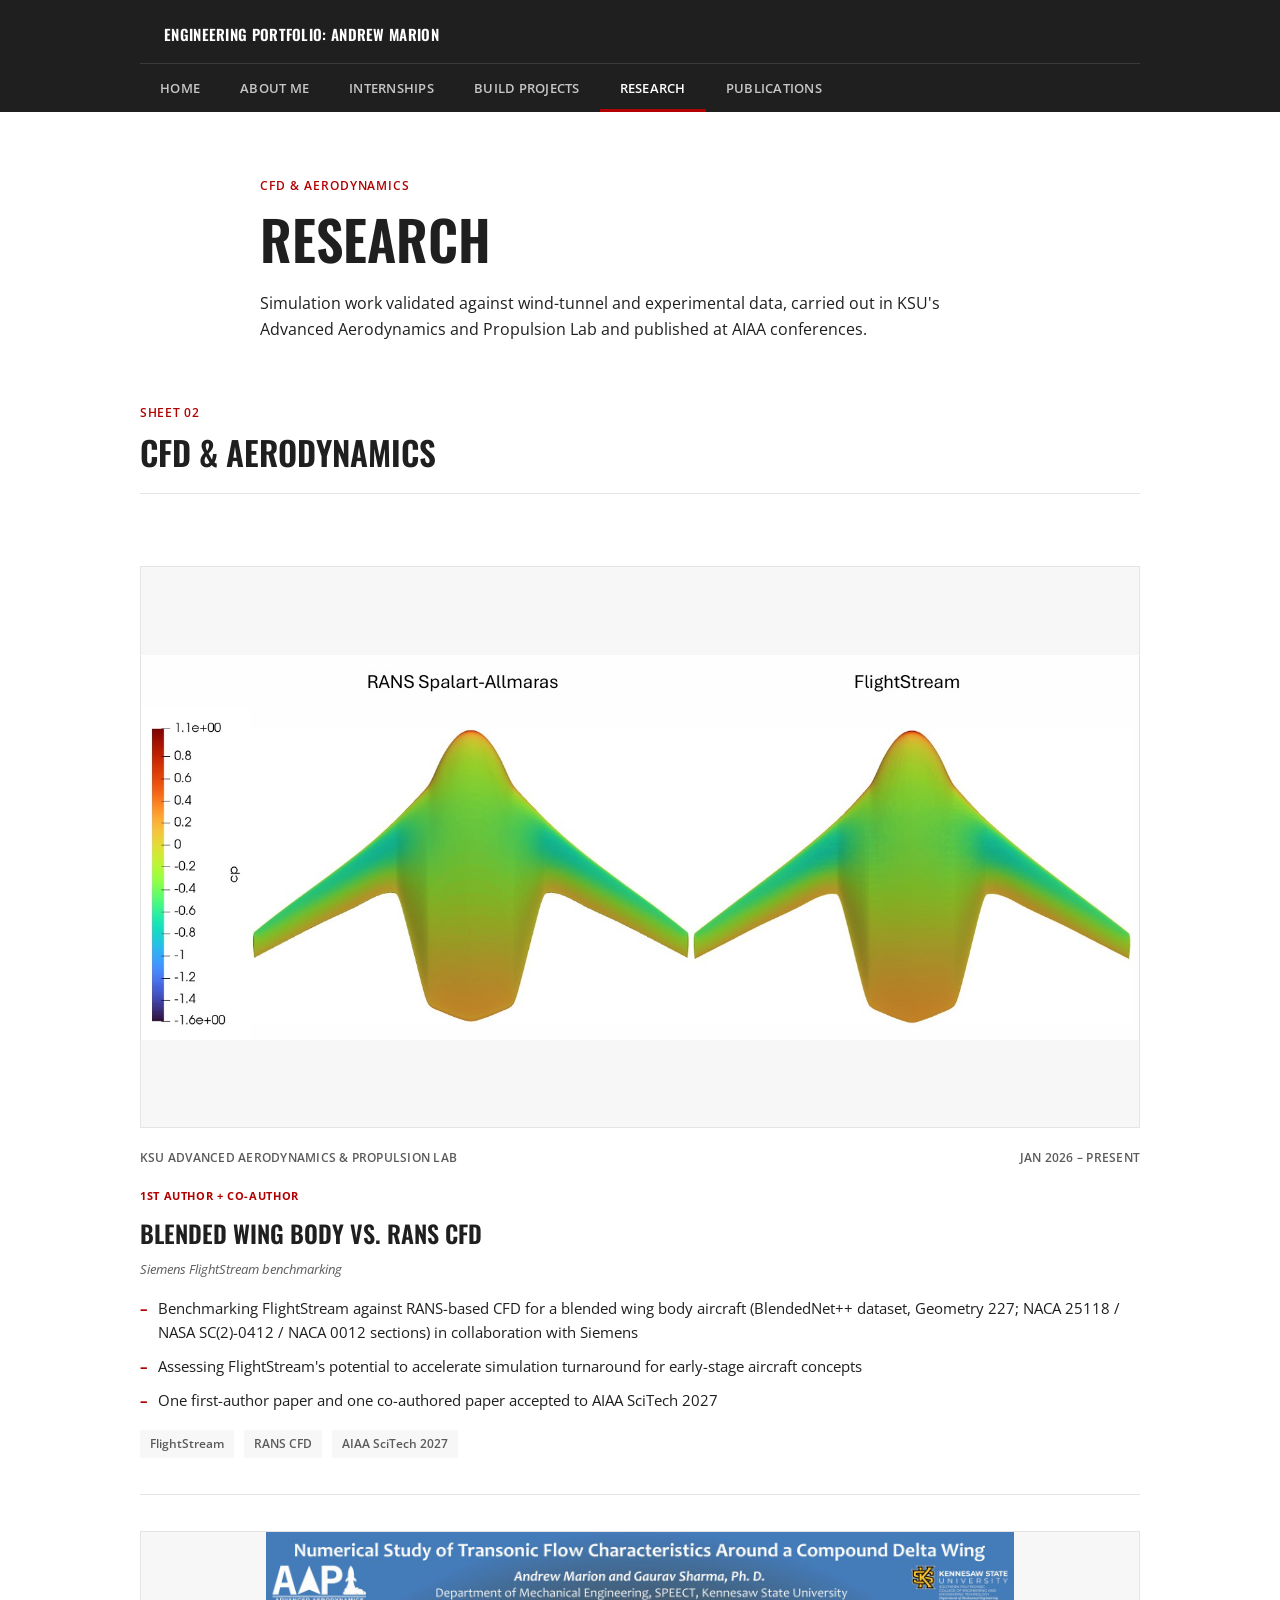
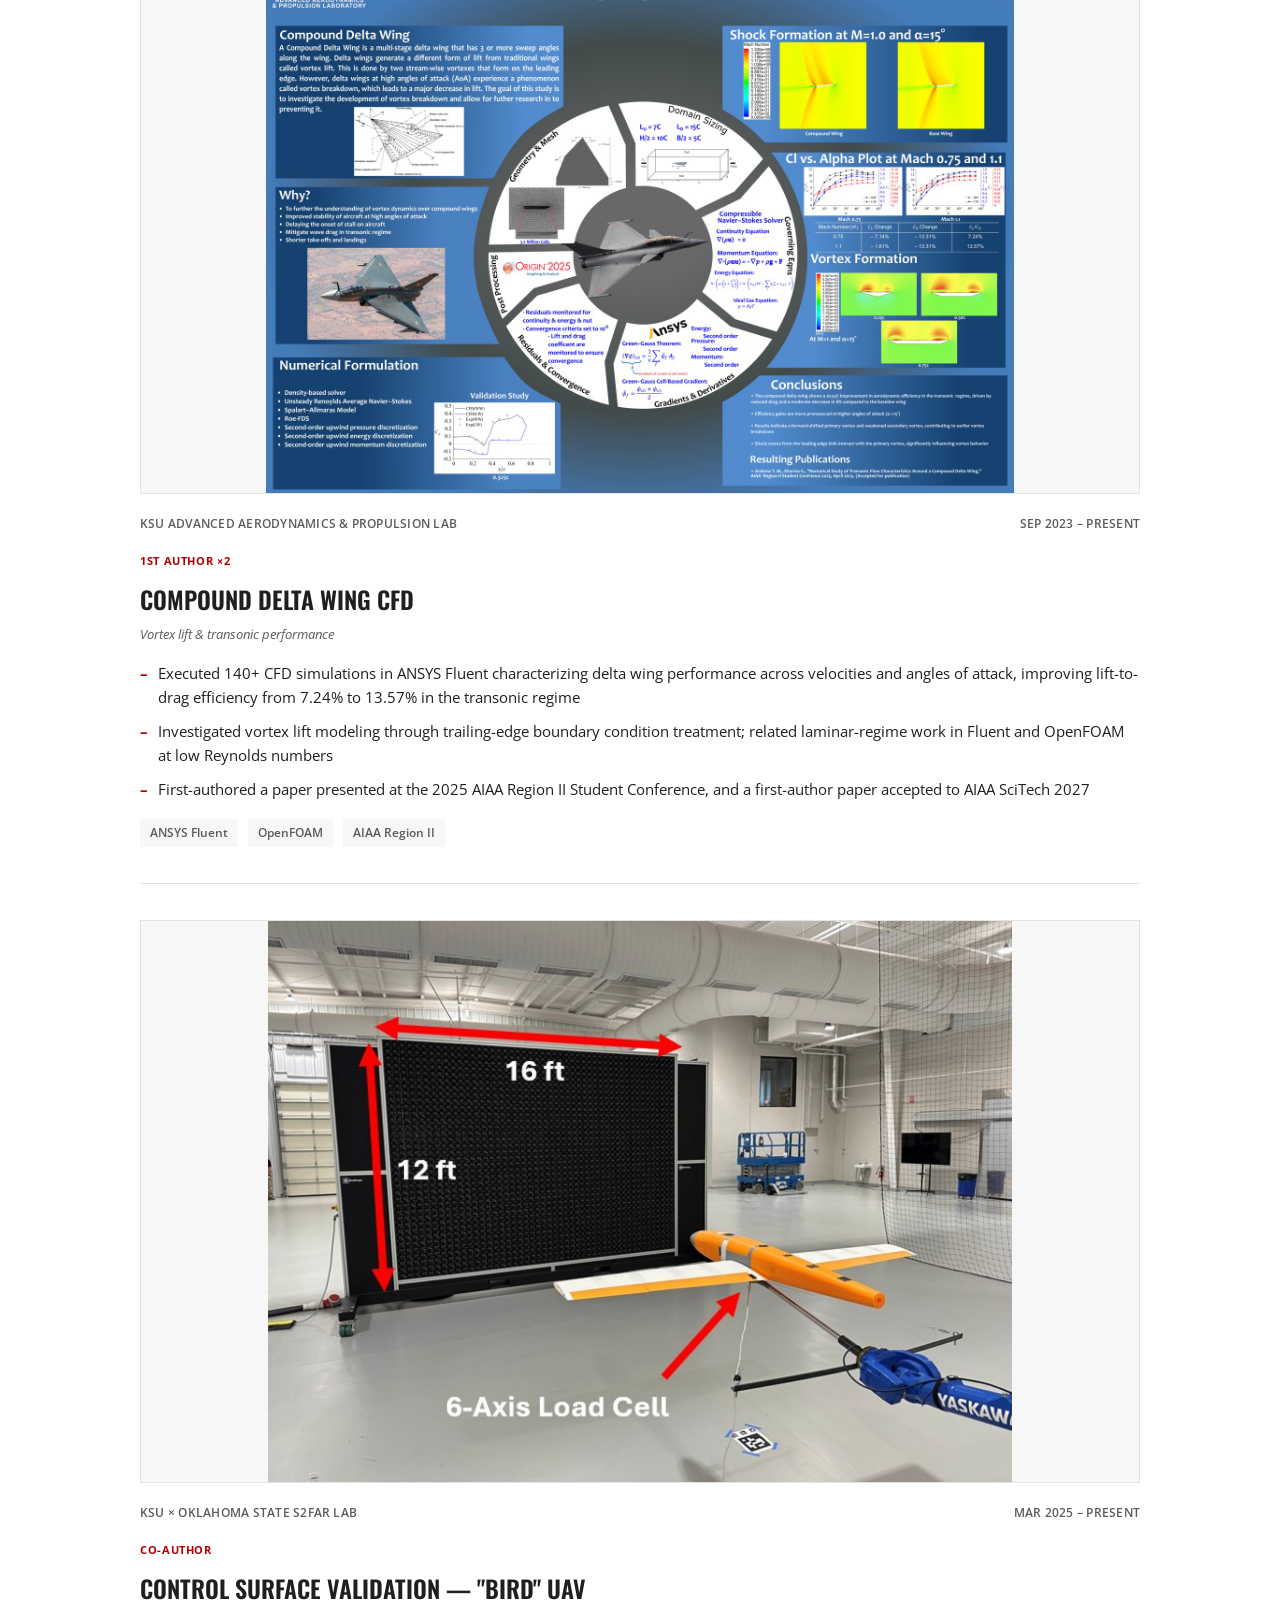
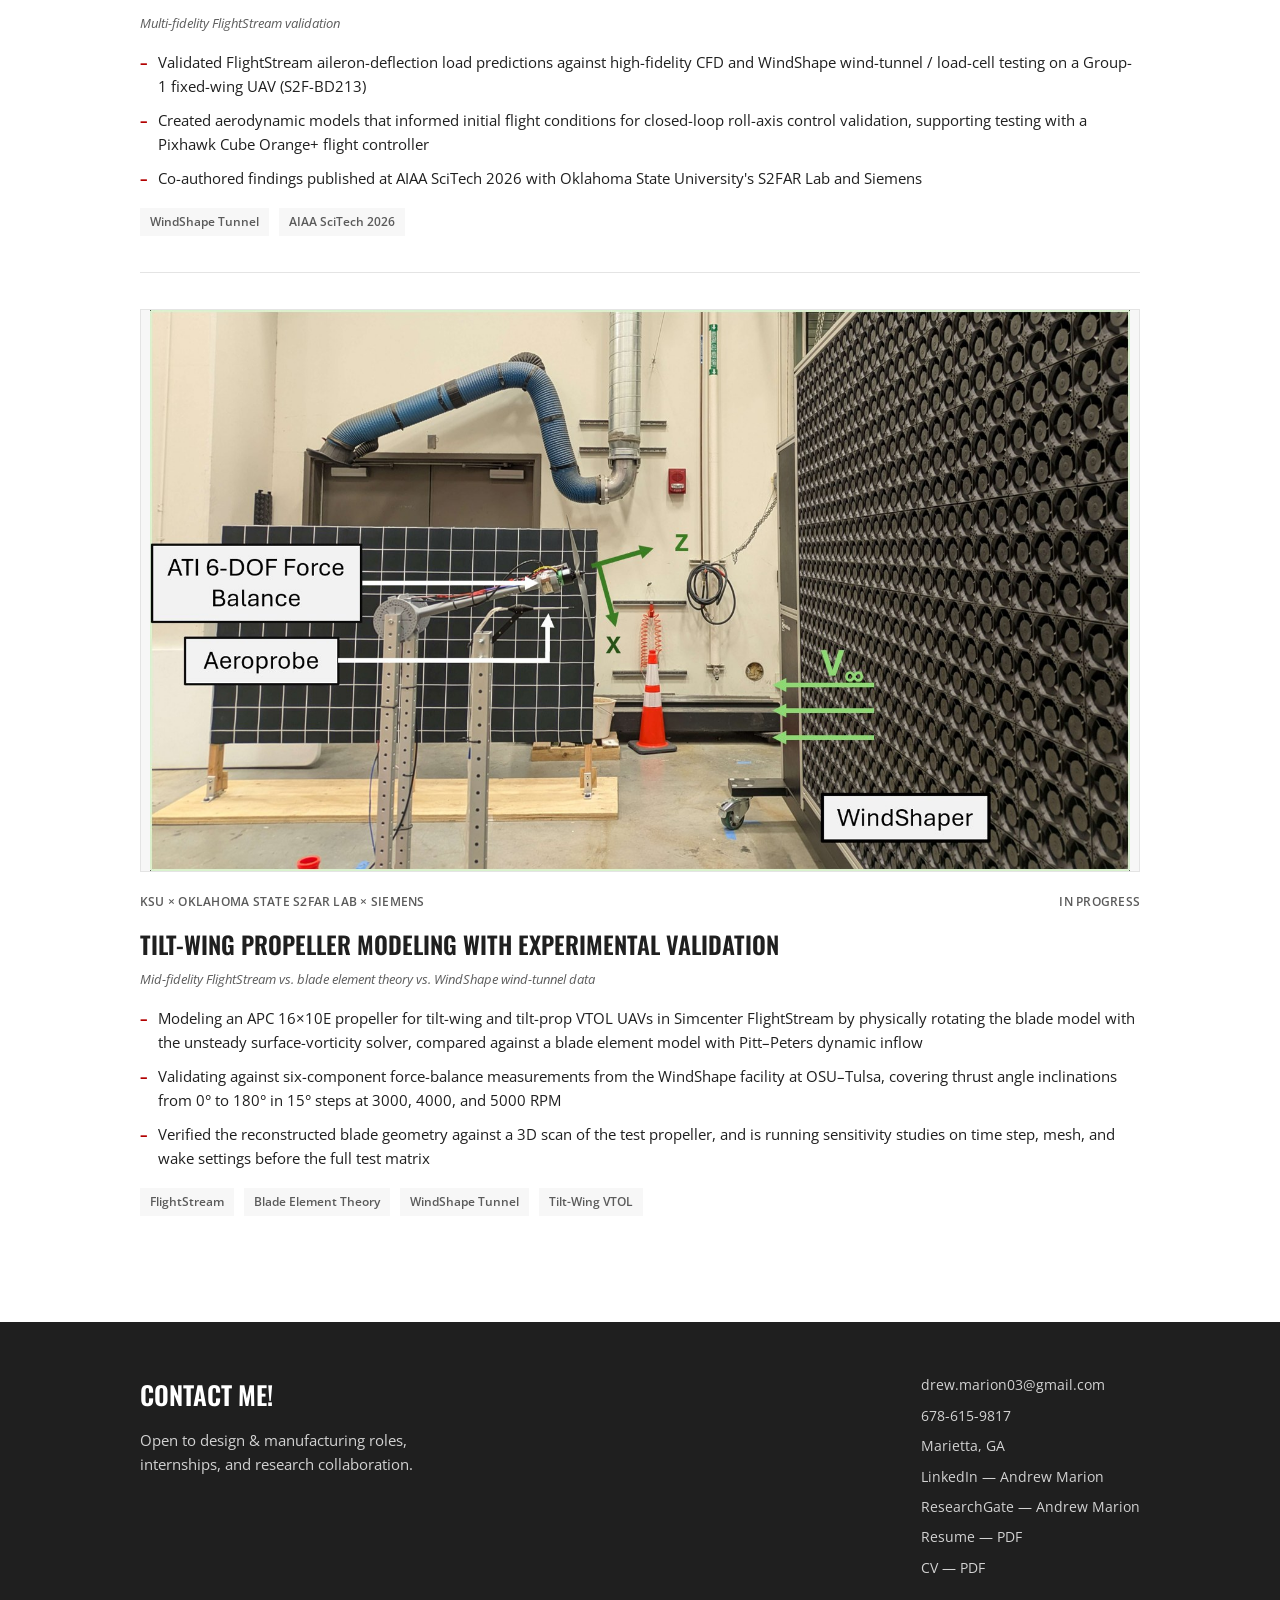
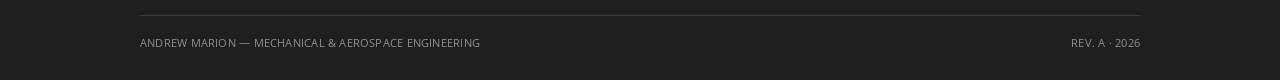
<file: research.html>
<!DOCTYPE html>
<html lang="en">
<head>
<meta charset="UTF-8">
<meta name="viewport" content="width=device-width, initial-scale=1.0">
<title>Research — Andrew Marion | Engineering Portfolio</title>
<meta name="description" content="CFD and aerodynamics research validated against wind-tunnel data: blended wing body, compound delta wing, control surface validation, and tilt-wing propeller modeling.">
<meta property="og:title" content="Research — Andrew Marion | Engineering Portfolio">
<meta property="og:description" content="CFD and aerodynamics research validated against wind-tunnel data: blended wing body, compound delta wing, control surface validation, and tilt-wing propeller modeling.">
<meta property="og:type" content="website">
<meta property="og:image" content="apple-touch-icon.png">
<link rel="preconnect" href="https://fonts.googleapis.com">
<link rel="preconnect" href="https://fonts.gstatic.com" crossorigin>
<link href="https://fonts.googleapis.com/css2?family=Oswald:wght@400;500;600;700&family=Open+Sans:ital,wght@0,400;0,600;0,700;1,400&display=swap" rel="stylesheet">
<link rel="icon" href="favicon.svg?v=2" type="image/svg+xml">
<link rel="icon" href="favicon-32.png?v=2" sizes="32x32" type="image/png">
<link rel="apple-touch-icon" href="apple-touch-icon.png?v=2">
<link rel="stylesheet" href="style.css">
</head>
<body>

<header>
  <div class="site-title-row">
    <a href="index.html" class="site-title">Engineering Portfolio: Andrew Marion</a>
  </div>
  <nav>
    <a href="index.html">Home</a>
    <a href="about.html">About Me</a>
    <a href="internships.html">Internships</a>
    <a href="build.html">Build Projects</a>
    <a href="research.html" class="active">Research</a>
    <a href="publications.html">Publications</a>
  </nav>
</header>

<section class="page-hero">
  <div class="page-hero-inner">
    <div class="eyebrow">CFD &amp; Aerodynamics</div>
    <h1>Research</h1>
    <p>Simulation work validated against wind-tunnel and experimental data, carried out in KSU's Advanced Aerodynamics and Propulsion Lab and published at AIAA conferences.</p>
  </div>
</section>

<section class="content">
  <div class="wrap">
    <div class="sec-head reveal">
      <div><div class="sec-num">Sheet 02</div><h2 class="sec-title">CFD &amp; Aerodynamics</h2></div>
    </div>

    <div class="sheets">

      <div class="sheet reveal" id="bwb">
        <div class="photo-slot">
          <img src="img/bwb-rans-flightstream.jpg" style="object-fit:contain" alt="RANS Spalart-Allmaras vs FlightStream pressure coefficient comparison on blended wing body aircraft">
        </div>
        <div class="sheet-top"><span>KSU Advanced Aerodynamics &amp; Propulsion Lab</span><span>Jan 2026 – Present</span></div>
        <span class="stamp-tag">1st Author + Co-Author</span>
        <h3>Blended Wing Body vs. RANS CFD</h3>
        <div class="org">Siemens FlightStream benchmarking</div>
        <ul>
          <li>Benchmarking FlightStream against RANS-based CFD for a blended wing body aircraft (BlendedNet++ dataset, Geometry 227; NACA 25118 / NASA SC(2)-0412 / NACA 0012 sections) in collaboration with Siemens</li>
          <li>Assessing FlightStream's potential to accelerate simulation turnaround for early-stage aircraft concepts</li>
          <li>One first-author paper and one co-authored paper accepted to AIAA SciTech 2027</li>
        </ul>
        <div class="specs"><span class="spec">FlightStream</span><span class="spec">RANS CFD</span><span class="spec">AIAA SciTech 2027</span></div>
      </div>

      <div class="sheet reveal" id="delta">
        <div class="photo-slot">
          <img src="img/compound-delta-wing-poster.jpg" style="object-fit:contain" alt="Conference poster: Numerical Study of Transonic Flow Characteristics Around a Compound Delta Wing">
        </div>
        <div class="sheet-top"><span>KSU Advanced Aerodynamics &amp; Propulsion Lab</span><span>Sep 2023 – Present</span></div>
        <span class="stamp-tag">1st Author ×2</span>
        <h3>Compound Delta Wing CFD</h3>
        <div class="org">Vortex lift &amp; transonic performance</div>
        <ul>
          <li>Executed 140+ CFD simulations in ANSYS Fluent characterizing delta wing performance across velocities and angles of attack, improving lift-to-drag efficiency from 7.24% to 13.57% in the transonic regime</li>
          <li>Investigated vortex lift modeling through trailing-edge boundary condition treatment; related laminar-regime work in Fluent and OpenFOAM at low Reynolds numbers</li>
          <li>First-authored a paper presented at the 2025 AIAA Region II Student Conference, and a first-author paper accepted to AIAA SciTech 2027</li>
        </ul>
        <div class="specs"><span class="spec">ANSYS Fluent</span><span class="spec">OpenFOAM</span><span class="spec">AIAA Region II</span></div>
      </div>

      <div class="sheet reveal" id="bird">
        <div class="photo-slot">
          <img src="img/bird-uav-load-cell-test.jpg" style="object-fit:contain" alt="S2F-BD213 Bird UAV mounted on a 6-axis load cell during WindShape wind-tunnel control surface validation testing">
        </div>
        <div class="sheet-top"><span>KSU × Oklahoma State S2FAR Lab</span><span>Mar 2025 – Present</span></div>
        <span class="stamp-tag">Co-Author</span>
        <h3>Control Surface Validation — "Bird" UAV</h3>
        <div class="org">Multi-fidelity FlightStream validation</div>
        <ul>
          <li>Validated FlightStream aileron-deflection load predictions against high-fidelity CFD and WindShape wind-tunnel / load-cell testing on a Group-1 fixed-wing UAV (S2F-BD213)</li>
          <li>Created aerodynamic models that informed initial flight conditions for closed-loop roll-axis control validation, supporting testing with a Pixhawk Cube Orange+ flight controller</li>
          <li>Co-authored findings published at AIAA SciTech 2026 with Oklahoma State University's S2FAR Lab and Siemens</li>
        </ul>
        <div class="specs"><span class="spec">WindShape Tunnel</span><span class="spec">AIAA SciTech 2026</span></div>
      </div>

      <div class="sheet reveal" id="propeller">
        <div class="photo-slot">
          <img src="img/propeller-windshape-setup.jpg" style="object-fit:contain" alt="Isolated propeller test setup at the WindShape fan-array facility, with a six-axis force balance, aeroprobe, and freestream direction labeled">
        </div>
        <div class="sheet-top"><span>KSU × Oklahoma State S2FAR Lab × Siemens</span><span>In Progress</span></div>
        <h3>Tilt-Wing Propeller Modeling with Experimental Validation</h3>
        <div class="org">Mid-fidelity FlightStream vs. blade element theory vs. WindShape wind-tunnel data</div>
        <ul>
          <li>Modeling an APC 16×10E propeller for tilt-wing and tilt-prop VTOL UAVs in Simcenter FlightStream by physically rotating the blade model with the unsteady surface-vorticity solver, compared against a blade element model with Pitt–Peters dynamic inflow</li>
          <li>Validating against six-component force-balance measurements from the WindShape facility at OSU–Tulsa, covering thrust angle inclinations from 0° to 180° in 15° steps at 3000, 4000, and 5000 RPM</li>
          <li>Verified the reconstructed blade geometry against a 3D scan of the test propeller, and is running sensitivity studies on time step, mesh, and wake settings before the full test matrix</li>
        </ul>
        <div class="specs"><span class="spec">FlightStream</span><span class="spec">Blade Element Theory</span><span class="spec">WindShape Tunnel</span><span class="spec">Tilt-Wing VTOL</span></div>
      </div>

    </div>
  </div>
</section>

<footer>
  <div class="foot-grid">
    <div>
      <h3>Contact Me!</h3>
      <p style="max-width:34ch; font-size:14.5px; margin-top:6px;">Open to design &amp; manufacturing roles, internships, and research collaboration.</p>
    </div>
    <div class="contact-list">
      <a href="mailto:drew.marion03@gmail.com">drew.marion03@gmail.com</a>
      <a href="tel:+16786159817">678-615-9817</a>
      <span>Marietta, GA</span>
      <a href="https://www.linkedin.com/in/andrew-marion/" target="_blank" rel="noopener">LinkedIn — Andrew Marion</a>
      <a href="https://www.researchgate.net/profile/Andrew-Marion" target="_blank" rel="noopener">ResearchGate — Andrew Marion</a>
      <a href="Andrew_Marion_Resume.pdf" target="_blank" rel="noopener">Resume — PDF</a>
      <a href="Andrew_Marion_CV.pdf" target="_blank" rel="noopener">CV — PDF</a>
    </div>
  </div>
  <div class="foot-bottom">
    <span>Andrew Marion — Mechanical &amp; Aerospace Engineering</span>
    <span>Rev. A · 2026</span>
  </div>
</footer>

<script>
  const io = new IntersectionObserver((entries) => {
    entries.forEach(e => {
      if (e.isIntersecting) {
        e.target.classList.add('in');
        io.unobserve(e.target);
      }
    });
  }, { threshold: 0.1 });
  document.querySelectorAll('.reveal').forEach(el => io.observe(el));
</script>
</body>
</html>
</file>
<file: style.css>
:root{
  --black:#1F1F1F;
  --red:#B20000;
  --white:#FFFFFF;
  --gray-bg:#F7F7F7;
  --gray-line:#E4E4E4;
  --ink:#1F1F1F;
  --ink-soft:#5B5B5B;
  --sans: 'Open Sans', -apple-system, sans-serif;
  --display: 'Oswald', 'Open Sans', sans-serif;
}
*{box-sizing:border-box; margin:0; padding:0;}
html{scroll-behavior:smooth;}
body{
  background:var(--white);
  color:var(--ink);
  font-family:var(--sans);
  line-height:1.6;
  font-size:16px;
  -webkit-font-smoothing:antialiased;
}
a{color:var(--red);}
img{max-width:100%; display:block; height:auto;}

/* ============ HEADER / NAV ============ */
header{
  background:var(--black);
  color:var(--white);
  position:sticky; top:0; z-index:50;
}
.site-title-row{
  max-width:1000px; margin:0 auto;
  padding:22px 24px 14px;
}
.site-title{
  font-family:var(--display); font-weight:600; text-transform:uppercase;
  font-size:15px; letter-spacing:0.02em; color:var(--white); text-decoration:none;
}
nav{
  max-width:1000px; margin:0 auto;
  display:flex; gap:0; overflow-x:auto;
  border-top:1px solid rgba(255,255,255,0.12);
}
nav a{
  font-family:var(--sans); font-weight:600; font-size:13px; text-transform:uppercase; letter-spacing:0.02em;
  padding:14px 20px; white-space:nowrap; text-decoration:none; color:rgba(255,255,255,0.75);
  transition:background .15s, color .15s;
}
nav a:hover, nav a:focus-visible{ background:rgba(255,255,255,0.08); color:#fff; outline:none;}
nav a.active{ color:#fff; box-shadow:inset 0 -3px 0 var(--red);}

/* ============ PAGE HERO ============ */
.page-hero{ background:var(--white); padding:64px 24px 40px;}
.page-hero-inner{ max-width:760px; margin:0 auto;}
.eyebrow{
  font-family:var(--sans); font-weight:600; font-size:12px; letter-spacing:0.08em; text-transform:uppercase;
  color:var(--red); margin-bottom:14px;
}
h1{
  font-family:var(--display); font-weight:600; text-transform:uppercase;
  font-size:clamp(2rem, 5vw, 3.4rem); line-height:1.08; color:var(--ink);
}
.subtitle{
  font-family:var(--display); font-weight:400; text-transform:uppercase;
  font-size:clamp(1.1rem,2vw,1.5rem); color:var(--ink-soft); margin-top:6px; letter-spacing:0.03em;
}
.page-hero p{
  font-size:1.02rem; color:var(--ink); max-width:680px; margin-top:22px;
}
.hero-meta{ display:flex; flex-wrap:wrap; gap:24px 34px; margin-top:28px; font-size:13.5px;}
.hero-meta .k{ color:var(--ink-soft); text-transform:uppercase; letter-spacing:.06em; font-size:11px; margin-bottom:2px; display:block; font-weight:600;}
.hero-meta .v{ color:var(--ink);}
.btn{
  font-family:var(--sans); font-weight:600; font-size:13px; letter-spacing:.02em; text-transform:uppercase;
  padding:12px 24px; text-decoration:none; display:inline-flex; align-items:center; gap:8px;
  background:var(--red); color:#fff; border:1px solid var(--red); transition:all .15s; margin-top:28px;
}
.btn:hover{ background:#8f0000; border-color:#8f0000;}
.btn.btn-outline{ background:transparent; color:var(--red); margin-left:8px;}
.btn.btn-outline:hover{ background:var(--red); color:#fff; border-color:var(--red);}
@media (max-width:600px){ .btn.btn-outline{ margin-left:0; margin-top:8px;} }

/* ============ FEED (Home page project stream) ============ */
.feed{ padding:20px 24px 70px; max-width:760px; margin:0 auto;}
.feed-intro{ font-family:var(--sans); font-weight:600; font-size:12px; text-transform:uppercase; letter-spacing:.08em; color:var(--red); margin-bottom:8px;}
.feed h2{
  font-family:var(--display); font-weight:600; text-transform:uppercase; font-size:1.6rem;
  margin-bottom:36px; padding-bottom:14px; border-bottom:1px solid var(--gray-line); color:var(--ink);
}
.feed-item{ padding:36px 0; border-bottom:1px solid var(--gray-line);}
.feed-item:last-child{ border-bottom:none;}
.feed-photo{
  aspect-ratio:16/9; background:var(--gray-bg); border:1px dashed #C6C6C6;
  display:flex; flex-direction:column; align-items:center; justify-content:center; gap:6px;
  color:#9A9A9A; text-align:center; margin-bottom:20px; position:relative; overflow:hidden;
  text-decoration:none; cursor:pointer;
}
.feed-photo img{ width:100%; height:100%; object-fit:cover; display:block;}
.feed-photo.has-image{ border:none; background:none;}
.feed-photo.has-image span.fig,
.feed-photo.has-image span.instr{ display:none;}
.feed-photo span.fig{ font-family:var(--sans); font-weight:600; font-size:10px; letter-spacing:.08em; text-transform:uppercase;}
.feed-photo span.instr{ font-family:var(--sans); font-size:11px; color:#ADADAD;}
.feed-text .tag{
  font-family:var(--sans); font-size:10.5px; font-weight:700; letter-spacing:.06em; text-transform:uppercase;
  color:var(--red); margin-bottom:10px; display:inline-block;
}
.feed-text h3{
  font-family:var(--display); font-size:1.4rem; font-weight:600; text-transform:uppercase; margin-bottom:10px;
}
.feed-text h3 a{ color:var(--ink); text-decoration:none;}
.feed-text h3 a:hover{ color:var(--red);}
.feed-text p{ font-size:15px; color:var(--ink); margin-bottom:10px; max-width:60ch;}
.feed-text a.more{
  font-family:var(--sans); font-weight:600; font-size:13px; text-transform:uppercase; letter-spacing:.02em;
  color:var(--red); text-decoration:none; border-bottom:1px solid var(--red);
}
.feed-text a.more:hover{ opacity:0.7;}

/* ============ SECTION SHELL (category pages) ============ */
section.content{ padding:20px 24px 70px;}
.wrap{ max-width:1000px; margin:0 auto;}
.sec-head{ margin-bottom:36px; padding-bottom:14px; border-bottom:1px solid var(--gray-line);}
.sec-num{ font-family:var(--sans); font-weight:600; font-size:12px; color:var(--red); letter-spacing:.06em; text-transform:uppercase;}
h2.sec-title{ font-family:var(--display); font-weight:600; text-transform:uppercase; font-size:clamp(1.5rem,2.6vw,2.1rem); margin-top:4px; color:var(--ink);}

/* ============ PROJECT BLOCKS (flat, no cards) ============ */
.sheets{ display:flex; flex-direction:column;}
.sheet{ padding:36px 0; border-bottom:1px solid var(--gray-line);}
.sheet:last-child{ border-bottom:none;}
.sheet-top{
  font-family:var(--sans); font-weight:600; font-size:12px; letter-spacing:.02em; text-transform:uppercase;
  color:var(--ink-soft); margin-bottom:14px; display:flex; justify-content:space-between; gap:12px; flex-wrap:wrap;
}
.stamp-tag{
  font-family:var(--sans); font-size:10.5px; font-weight:700; letter-spacing:.06em; text-transform:uppercase;
  color:var(--red); margin-bottom:10px; display:inline-block;
}
.sheet h3{ font-family:var(--display); font-size:1.5rem; font-weight:600; margin-bottom:6px; text-transform:uppercase; color:var(--ink);}
.sheet .org{ font-family:var(--sans); font-size:13px; color:var(--ink-soft); margin-bottom:16px; font-style:italic;}
.sheet ul{ list-style:none; display:flex; flex-direction:column; gap:10px; margin-bottom:18px;}
.sheet ul li{ font-size:15px; color:var(--ink); padding-left:18px; position:relative; line-height:1.6;}
.sheet ul li::before{ content:"–"; position:absolute; left:0; color:var(--red); font-weight:700;}
.specs{ display:flex; flex-wrap:wrap; gap:10px; margin-top:6px;}
.spec{ font-family:var(--sans); font-size:11.5px; font-weight:600; color:var(--ink-soft); background:var(--gray-bg); padding:5px 10px;}

.photo-slot{
  width:100%; aspect-ratio:16/9; margin-bottom:20px;
  background:var(--gray-bg); border:1px dashed #C6C6C6;
  display:flex; flex-direction:column; align-items:center; justify-content:center; gap:6px;
  color:#9A9A9A; text-align:center; position:relative; overflow:hidden;
}
.photo-slot img{ width:100%; height:100%; object-fit:cover; display:block;}
.photo-slot.has-image{ border:none; background:none;}
.photo-slot.has-image span.fig,
.photo-slot.has-image span.instr{ display:none;}
.photo-slot span.fig{ font-family:var(--sans); font-weight:600; font-size:10.5px; letter-spacing:.08em; text-transform:uppercase;}
.photo-slot span.instr{ font-family:var(--sans); font-size:11px; color:#ADADAD;}

/* ============ PUBLICATIONS PAGE ============ */
.pub-list{ display:flex; flex-direction:column;}
.pub-item{ padding:28px 0; border-bottom:1px solid var(--gray-line);}
.pub-item:last-child{ border-bottom:none;}
.pub-top{
  font-family:var(--sans); font-weight:600; font-size:12px; letter-spacing:.02em; text-transform:uppercase;
  color:var(--ink-soft); margin-bottom:10px; display:flex; justify-content:space-between; gap:12px; flex-wrap:wrap;
}
.pub-tag{ color:var(--red);}
.pub-item h3{ font-family:var(--display); font-size:1.25rem; font-weight:600; margin-bottom:8px; color:var(--ink); line-height:1.3;}
.pub-authors{ font-size:14px; color:var(--ink); margin-bottom:4px;}
.pub-venue{ font-size:13.5px; color:var(--ink-soft); font-style:italic; margin-bottom:10px;}
.pub-link{
  font-family:var(--sans); font-weight:600; font-size:13px; text-transform:uppercase; letter-spacing:.02em;
  color:var(--red); text-decoration:none; border-bottom:1px solid var(--red);
}
.pub-link:hover{ opacity:0.7;}

/* ============ ABOUT PAGE ============ */
.about-grid{ display:grid; grid-template-columns: 1.15fr 0.85fr; gap:50px; align-items:start;}
.about-grid p{ font-size:16px; color:var(--ink); line-height:1.75; margin-bottom:18px; max-width:60ch;}
.edu-block{ background:var(--gray-bg); padding:26px;}
.edu-row{ display:flex; justify-content:space-between; font-size:13.5px; padding:10px 0; border-bottom:1px solid var(--gray-line);}
.edu-row:last-child{ border-bottom:none;}
.edu-row .k{ color:var(--ink-soft); text-transform:uppercase; letter-spacing:.03em; font-weight:600; font-size:11.5px;}
.edu-row .v{ color:var(--ink); font-weight:600; text-align:right;}
.skill-grid{ display:grid; grid-template-columns:repeat(auto-fit,minmax(220px,1fr)); gap:1px; background:var(--gray-line); margin-top:44px; border:1px solid var(--gray-line);}
.skill-col{ background:#fff; padding:22px;}
.skill-col h4{ font-family:var(--display); font-weight:600; font-size:14px; text-transform:uppercase; color:var(--red); margin-bottom:12px;}
.skill-col p{ font-size:14.5px; color:var(--ink); line-height:1.65;}

/* ============ FOOTER ============ */
footer{ background:var(--black); color:rgba(255,255,255,0.8); padding:52px 24px 28px;}
.foot-grid{ max-width:1000px; margin:0 auto; display:flex; justify-content:space-between; flex-wrap:wrap; gap:36px;}
footer h3{ color:#fff; font-family:var(--display); font-size:1.6rem; font-weight:600; text-transform:uppercase; margin-bottom:14px;}
footer .contact-list{ font-family:var(--sans); font-size:14px; display:flex; flex-direction:column; gap:8px;}
footer .contact-list a{ text-decoration:none; color:rgba(255,255,255,0.8); transition:color .15s;}
footer .contact-list a:hover{ color:var(--red);}
.foot-bottom{
  max-width:1000px; margin:36px auto 0; padding-top:18px; border-top:1px solid rgba(255,255,255,0.12);
  font-family:var(--sans); font-size:11px; letter-spacing:.02em; color:rgba(255,255,255,0.5); text-transform:uppercase;
  display:flex; justify-content:space-between; flex-wrap:wrap; gap:10px;
}

.reveal{ opacity:0; transform:translateY(14px); transition:opacity .5s ease, transform .5s ease;}
.reveal.in{ opacity:1; transform:translateY(0);}

@media (max-width:820px){
  .about-grid{ grid-template-columns:1fr;}
}
@media (prefers-reduced-motion: reduce){
  html{ scroll-behavior:auto;}
  .reveal{ transition:none; opacity:1; transform:none;}
}

/* ============ HIKING MAP (About page) ============ */
.hm-lead{ font-size:15px; color:var(--ink-soft); max-width:62ch; margin:4px 0 22px;}
.hikemap{ display:grid; grid-template-columns:minmax(0,1.5fr) minmax(0,1fr); gap:24px; align-items:start;}
.hm-main{ min-width:0;}
.hm-stage{ position:relative; background:#1b1f23; border:1px solid var(--gray-line); height:560px; overflow:hidden;}
.hm-map{ position:absolute; inset:0;}
.hm-stage.is-fallback{ background:var(--gray-bg); height:auto; padding:16px 16px 10px;}
.hm-stage.is-fallback .hm-map{ position:static;}
.hm-ui{ position:absolute; top:10px; left:10px; z-index:2; display:flex; gap:6px; flex-wrap:wrap;}
.hm-stage.is-fallback .hm-ui{ position:static; margin-bottom:10px;}
.hm-btn{ font-family:var(--sans); font-size:12px; font-weight:700; letter-spacing:.04em; text-transform:uppercase; background:#fff; color:var(--ink); border:1px solid var(--gray-line); padding:7px 12px; cursor:pointer;}
.hm-btn[aria-pressed="true"]{ background:var(--black); color:#fff; border-color:var(--black);}
.hm-btn:hover{ border-color:var(--red);}
.hm-btn:focus-visible, .hm-pin:focus-visible, .hm-thumb:focus-visible, .hm-switch button:focus-visible{ outline:2px solid var(--red); outline-offset:2px;}
.hm-hint{ font-size:13px; color:var(--ink-soft); margin-top:10px;}
.hm-pin{ width:28px; height:28px; border-radius:50%; background:var(--red); color:#fff; border:2px solid #fff; font-family:var(--sans); font-size:12px; font-weight:700; cursor:pointer; box-shadow:0 1px 6px rgba(0,0,0,.5); transition:transform .15s, background .15s;}
.hm-pin:hover, .hm-pin.on{ background:var(--black); transform:scale(1.2);}
.hm-detail{ min-width:0; border:1px solid var(--gray-line); background:#fff;}
.hm-empty{ padding:28px 22px; color:var(--ink-soft); font-size:14.5px;}
.hm-viewer{ background:var(--gray-bg); overflow:hidden;}
.hm-viewer img{ width:100%; height:100%; object-fit:cover; display:block;}
.hm-info{ padding:16px 18px 18px;}
.hm-top{ display:flex; justify-content:space-between; gap:12px; font-family:var(--sans); font-size:11.5px; font-weight:700; letter-spacing:.08em; text-transform:uppercase; color:var(--red); margin-bottom:6px;}
.hm-info h3{ font-family:var(--display); font-size:1.3rem; font-weight:600; text-transform:uppercase; color:var(--ink); margin-bottom:6px; text-wrap:balance;}
.hm-note{ font-size:14.5px; color:var(--ink); margin-bottom:10px;}
.hm-chips{ display:flex; flex-wrap:wrap; gap:8px; }
.hm-chips span{ font-family:var(--sans); font-size:11.5px; font-weight:600; color:var(--ink-soft); background:var(--gray-bg); padding:5px 10px; font-variant-numeric:tabular-nums;}
.hm-switch{ display:flex; gap:8px; margin-top:14px;}
.hm-switch button{ width:56px; height:42px; padding:0; border:2px solid transparent; background:none; cursor:pointer; opacity:.7;}
.hm-switch button.on{ border-color:var(--red); opacity:1;}
.hm-switch img{ width:100%; height:100%; object-fit:cover; display:block;}
.hm-strip{ grid-column:1 / -1; display:grid; grid-template-columns:repeat(19, minmax(0,1fr)); gap:8px;}
.hm-thumb{ position:relative; aspect-ratio:1; padding:0; border:2px solid transparent; background:var(--gray-bg); cursor:pointer; overflow:hidden;}
.hm-thumb img{ width:100%; height:100%; object-fit:cover; display:block;}
.hm-thumb span{ position:absolute; left:0; top:0; background:var(--red); color:#fff; font:700 11px var(--sans); padding:2px 6px;}
.hm-thumb.on{ border-color:var(--red);}
.fb-map{ width:100%; height:auto; display:block;}
.fb-map .nation{ fill:#E6E6E6; stroke:#C9C9C9; stroke-width:1;}
.fb-map .borders{ fill:none; stroke:#fff; stroke-width:.8; stroke-linejoin:round;}
.fb-pin{ cursor:pointer; outline:none;}
.fb-pin .hit{ fill:transparent;}
.fb-pin .dot{ fill:var(--red); stroke:#fff; stroke-width:1.6;}
.fb-pin text{ font-family:var(--sans); font-weight:700; font-size:11px; fill:var(--ink); paint-order:stroke; stroke:#E6E6E6; stroke-width:3px; pointer-events:none;}
.fb-pin:hover .dot, .fb-pin:focus .dot, .fb-pin.on .dot{ r:6.4; fill:var(--black);}
@media (max-width:900px){
  .hikemap{ grid-template-columns:1fr;}
  .hm-stage{ height:420px;}
  .hm-strip{ grid-template-columns:repeat(8, minmax(0,1fr));}
}
.hm-viewer{ position:relative;}
.hm-arrow{ position:absolute; top:50%; transform:translateY(-50%); width:40px; height:40px; border-radius:50%; border:0; background:rgba(31,31,31,.72); color:#fff; font-size:28px; line-height:1; padding-bottom:4px; cursor:pointer;}
.hm-arrow.prev{ left:10px;} .hm-arrow.next{ right:10px;}
.hm-arrow:hover{ background:var(--red);}
.hm-arrow:focus-visible{ outline:2px solid #fff; outline-offset:2px;}
.photo-slot:has(img[style*="contain"]), .feed-photo:has(img[style*="contain"]){ background:var(--gray-bg); border-style:solid; border-color:var(--gray-line);}
</file>
